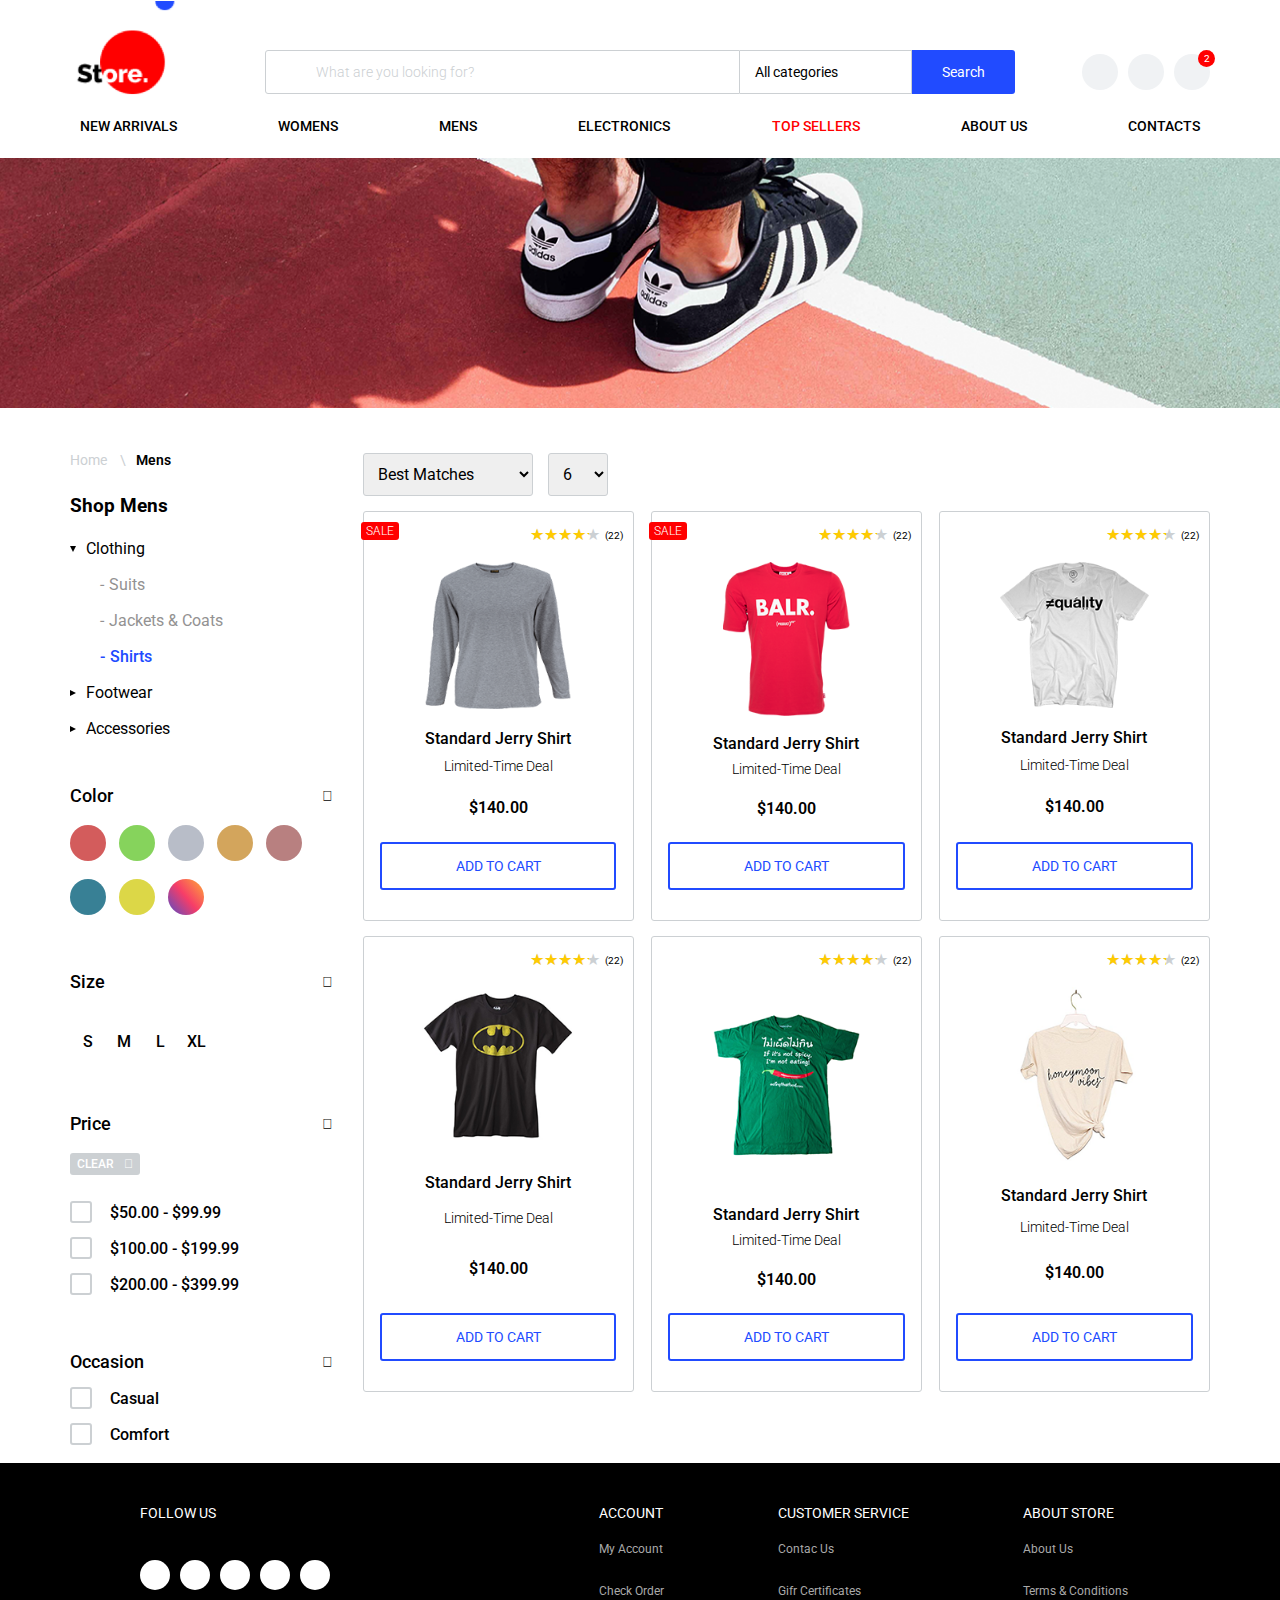
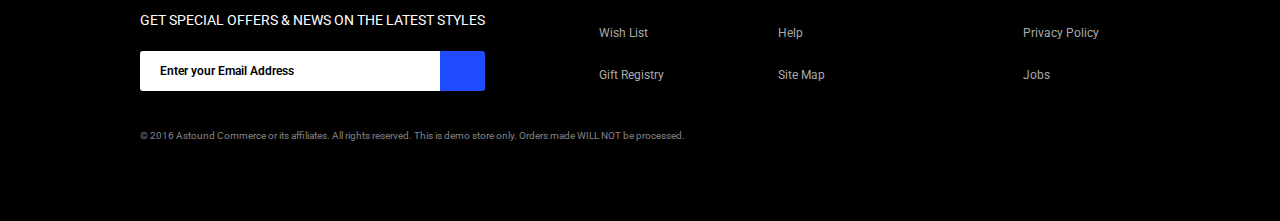
<file: homework 2/index.html>
<!doctype html>
<html lang="en">

<head>
    <meta charset="UTF-8">
    <meta name="viewport" content="width=device-width, user-scalable=no, initial-scale=1.0, maximum-scale=1.0, minimum-scale=1.0">
    <meta http-equiv="X-UA-Compatible" content="ie=edge">
    <title>Bootcamp store</title>
    <link rel="stylesheet" href="https://use.fontawesome.com/releases/v5.4.2/css/all.css" integrity="sha384-/rXc/GQVaYpyDdyxK+ecHPVYJSN9bmVFBvjA/9eOB+pb3F2w2N6fc5qB9Ew5yIns" crossorigin="anonymous">
    <link rel="stylesheet" href="css/bootstrap-grid.css">
    <link rel="stylesheet" href="css/style.css">
</head>

<body>
    <header class="header">
        <div class="container">
            <a href="#" class="header__logo"></a>
            <div class="row">
                <div class="col-xs-offset-2 col-sm-7 col-lg-8">
                    <form action="" class="header__search">
                        <i class="fas fa-search header__search-icon"></i>
                        <input class="header__search-input" type="search" placeholder="What are you looking for?">
                        <div class="header__search-dropdown">
                            <span>All categories</span>
                            <i class="fas fa-caret-down"></i>
                        </div>
                        <button class="primary-btn header__search-btn">Search</button>
                    </form>
                </div>
                <div class="col-sm-3 col-lg-2">
                    <ul class="header__user-nav">
                        <li class="header__user-nav-item">
                            <a class="header__user-nav-link" href="#">
                                <i class="fas fa-map-marker-alt"></i>
                            </a>
                        </li>
                        <li class="header__user-nav-item">
                            <a class="header__user-nav-link" href="#">
                                <i class="fas fa-user"></i>
                            </a>
                        </li>
                        <li class="header__user-nav-item header__user-nav-item--cart">
                            <div class="header__user-nav-link">
                                <i class="fas fa-shopping-cart"></i>
                                <div class="header__user-nav-item-badge">2</div>
                            </div>

                            <div class="mini-cart">
                                <div class="mini-cart__message">Your cart</div>
                                <ul class="mini-cart__product-list">
                                    <li class="mini-cart__product-item">
                                        <div class="mini-cart__product-image">
                                            <img src="img/img1.png" alt="mini cart image">
                                        </div>
                                        <div class="mini-cart__product-info">
                                            <a href="#" class="mini-cart__product-name">Shimmer blouse</a>
                                            <div class="mini-cart__product-info-item">
                                                <span>Color:</span>
                                                <span>Black</span>
                                            </div>
                                            <div class="mini-cart__product-info-item">
                                                <span>Size:</span>
                                                <span>XL</span>
                                            </div>
                                            <div class="mini-cart__product-info-item">
                                                <span>QTY:</span>
                                                <span>1</span>
                                            </div>
                                            <div class="mini-cart__product-price">$85.00</div>
                                        </div>
                                    </li>
                                </ul>
                                <div class="mini-cart__controls">
                                    <div class="mini-cart__controls-total">
                                        <div class="mini-cart__controls-price-title">Order Subtotal:</div>
                                        <div class="mini-cart__controls-price">$85.00</div>
                                    </div>
                                    <a href="#" class="primary-btn mini-cart__controls-link">
                                        View cart
                                    </a>
                                    <a href="#" class="mini-cart__controls-link mini-cart__controls-link--secondary">
                                        Checkout
                                    </a>
                                </div>
                            </div>
                        </li>
                    </ul>
                </div>
            </div>

            <div class="row">
                <div class="col-sm-12">
                    <nav class="header__nav">
                        <ul class="header__nav-list">
                            <li class="header__nav-item">
                                <a href="#" class="header__nav-item-link">New arrivals</a>
                            </li>
                            <li class="header__nav-item">
                                <a href="#" class="header__nav-item-link">Womens</a>
                            </li>
                            <li class="header__nav-item">
                                <a href="#" class="header__nav-item-link">Mens</a>
                            </li>
                            <li class="header__nav-item">
                                <a href="#" class="header__nav-item-link">Electronics</a>
                            </li>
                            <li class="header__nav-item active">
                                <a href="#" class="header__nav-item-link">Top sellers</a>
                            </li>
                            <li class="header__nav-item">
                                <a href="#" class="header__nav-item-link">About us</a>
                            </li>
                            <li class="header__nav-item">
                                <a href="#" class="header__nav-item-link">Contacts</a>
                            </li>
                        </ul>
                    </nav>
                </div>
            </div>
        </div>
    </header>
    <div class="banner"></div>
    <div class="container">
        <div class="row">
            <aside class="col-sm-3">
                <ul class="breadcrumbs">
                    <li class="breadcrumbs__item">
                        <a class="breadcrumbs__item-link" href="#">Home</a>
                    </li>
                    <li class="breadcrumbs__item">Mens</li>
                </ul>

                <div class="left-nav">
                    <h3 class="left-nav__current-category">Shop mens</h3>
                    <ul class="left-nav__list">
                        <li class="left-nav__list-item opened">
                            <span class="left-nav__list-name">Clothing</span>
                            <ul class="left-nav__sublist">
                                <li class="left-nav__sublist-item">
                                    <a href="#" class="left-nav__sublist-link">Suits</a>
                                </li>
                                <li class="left-nav__sublist-item">
                                    <a href="#" class="left-nav__sublist-link">Jackets & Coats</a>
                                </li>
                                <li class="left-nav__sublist-item active">
                                    <a href="#" class="left-nav__sublist-link">Shirts</a>
                                </li>
                            </ul>
                        </li>
                        <li class="left-nav__list-item">
                            <span class="left-nav__list-name">Footwear</span>
                        </li>
                        <li class="left-nav__list-item">
                            <span class="left-nav__list-name">Accessories</span>
                        </li>
                    </ul>
                </div>

                <div class="filters">
                    <ul class="filters__list">
                        <li class="filters__list-item opened">
                            <span class="filters__list-name">Color</span>
                            <ul class="filters__sublist filters__list-colors">
                                <li class="filters__color-swatch red-color">
                                    <a href="#" class="filters__color-swatch-link"></a>
                                </li>

                                <li class="filters__color-swatch green-color">
                                    <a href="#" class="filters__color-swatch-link"></a>
                                </li>

                                <li class="filters__color-swatch gray-color">
                                    <a href="#" class="filters__color-swatch-link"></a>
                                </li>

                                <li class="filters__color-swatch gold-color">
                                    <a href="#" class="filters__color-swatch-link"></a>
                                </li>

                                <li class="filters__color-swatch rose-color">
                                    <a href="#" class="filters__color-swatch-link"></a>
                                </li>

                                <li class="filters__color-swatch aqua-color">
                                    <a href="#" class="filters__color-swatch-link"></a>
                                </li>

                                <li class="filters__color-swatch yellow-color">
                                    <a href="#" class="filters__color-swatch-link"></a>
                                </li>

                                <li class="filters__color-swatch multicolored">
                                    <a href="#" class="filters__color-swatch-link"></a>
                                </li>
                            </ul>
                        </li>
                        <li class="filters__list-item opened">
                            <span class="filters__list-name">Size</span>
                            <ul class="filters__sublist">
                                <li class="filters__size-swatch">
                                    <a href="#" class="filters__size-swatch-link">S</a>
                                </li>

                                <li class="filters__size-swatch">
                                    <a href="#" class="filters__size-swatch-link">M</a>
                                </li>

                                <li class="filters__size-swatch">
                                    <a href="#" class="filters__size-swatch-link">L</a>
                                </li>

                                <li class="filters__size-swatch">
                                    <a href="#" class="filters__size-swatch-link">XL</a>
                                </li>
                            </ul>
                        </li>
                        <li class="filters__list-item opened">
                            <span class="filters__list-name">Price</span>

                            <a href="#" class="filters__clear-btn">Clear</a>

                            <ul class="filters__sublist">
                                <li class="filters__checkbox-item">
                                    <label class="checkbox-container">
                                        $50.00 - $99.99
                                        <input class="primary-checkbox" type="checkbox" value="50-100">
                                        <span class="checkbox-mark"></span>
                                    </label>
                                </li>
                                <li class="filters__checkbox-item">
                                    <label class="checkbox-container">
                                        $100.00 - $199.99
                                        <input class="primary-checkbox" type="checkbox" value="100-200">
                                        <span class="checkbox-mark"></span>
                                    </label>
                                </li>
                                <li class="filters__checkbox-item">
                                    <label class="checkbox-container">
                                        $200.00 - $399.99
                                        <input class="primary-checkbox" type="checkbox" value="200-400">
                                        <span class="checkbox-mark"></span>
                                    </label>
                                </li>
                            </ul>
                        </li>
                        <li class="filters__list-item opened">
                            <span class="filters__list-name">Occasion</span>
                            <ul class="filters__sublist">
                                <li class="filters__checkbox-item">
                                    <label class="checkbox-container">
                                        Casual
                                        <input class="primary-checkbox" type="checkbox" value="casual">
                                        <span class="checkbox-mark"></span>
                                    </label>
                                </li>
                                <li class="filters__checkbox-item">
                                    <label class="checkbox-container">
                                        Comfort
                                        <input class="primary-checkbox" type="checkbox" value="comfort">
                                        <span class="checkbox-mark"></span>
                                    </label>
                                </li>
                            </ul>
                        </li>
                    </ul>
                </div>
            </aside>
            <section class="col-sm-9">
                <div class="control-panel">
                    <div class="control-panel__wrap">
                        <div class="control-panel__select-wrap">
                            <label>
                                <select class="control-panel__select" name="sort-by" id="sort-by">
                                    <option value="0">Best Matches</option>
                                    <option value="1">Price: Low to High</option>
                                    <option value="2">Price: High to Low</option>
                                </select>
                            </label>
                        </div>
                        <div class="control-panel__select-wrap">
                            <label>
                                <select class="control-panel__select" name="items-per-page" id="items-per-page">
                                    <option value="6">6</option>
                                    <option value="12">12</option>
                                    <option value="18">18</option>
                                </select>
                            </label>
                        </div>
                    </div>
                    <div class="control-panel__toggle-view">
                        <button type="button" class="control-panel__toggle-view-btn active">
                            <i class="fas fa-th"></i>
                        </button>
                        <button type="button" class="control-panel__toggle-view-btn">
                            <i class="fas fa-list"></i>
                        </button>
                    </div>
                </div>
                <ul class="product-list">
                    <li class="product-item">
                        <div class="product-item__badge">Sale</div>
                        <div class="product-item__rating">
                            <div class="product-item__rating-wrap">
                                <div class="product-item__rating--off">★★★★★</div>
                                <div class="product-item__rating--on" style="width: 85%">★★★★★</div>
                            </div>
                            <span class="product-item__rating-count">22</span>
                        </div>
                        <div class="product-item__image">
                            <img src="img/img1.png" alt="product image">
                        </div>
                        <a href="#" class="product-item__name">Standard Jerry shirt</a>
                        <span class="product-item__promotion">Limited-time deal</span>
                        <div class="product-item__price">$140.00</div>
                        <button type="button" class="primary-btn product-item__add-btn">Add to cart</button>
                    </li>
                    <li class="product-item">
                        <div class="product-item__badge">Sale</div>
                        <div class="product-item__rating">
                            <div class="product-item__rating-wrap">
                                <div class="product-item__rating--off">★★★★★</div>
                                <div class="product-item__rating--on" style="width: 85%">★★★★★</div>
                            </div>
                            <span class="product-item__rating-count">22</span>
                        </div>
                        <div class="product-item__image">
                            <img src="img/img2.png" alt="product image">
                        </div>
                        <a href="#" class="product-item__name">Standard Jerry shirt</a>
                        <span class="product-item__promotion">Limited-time deal</span>
                        <div class="product-item__price">$140.00</div>
                        <button type="button" class="primary-btn product-item__add-btn">Add to cart</button>
                    </li>
                    <li class="product-item">
                        <div class="product-item__rating">
                            <div class="product-item__rating-wrap">
                                <div class="product-item__rating--off">★★★★★</div>
                                <div class="product-item__rating--on" style="width: 85%">★★★★★</div>
                            </div>
                            <span class="product-item__rating-count">22</span>
                        </div>
                        <div class="product-item__image">
                            <img src="img/img3.png" alt="product image">
                        </div>
                        <a href="#" class="product-item__name">Standard Jerry shirt</a>
                        <span class="product-item__promotion">Limited-time deal</span>
                        <div class="product-item__price">$140.00</div>
                        <button type="button" class="primary-btn product-item__add-btn">Add to cart</button>
                    </li>
                    <li class="product-item">
                        <div class="product-item__rating">
                            <div class="product-item__rating-wrap">
                                <div class="product-item__rating--off">★★★★★</div>
                                <div class="product-item__rating--on" style="width: 85%">★★★★★</div>
                            </div>
                            <span class="product-item__rating-count">22</span>
                        </div>
                        <div class="product-item__image">
                            <img src="img/img4.png" alt="product image">
                        </div>
                        <a href="#" class="product-item__name">Standard Jerry shirt</a>
                        <span class="product-item__promotion">Limited-time deal</span>
                        <div class="product-item__price">$140.00</div>
                        <button type="button" class="primary-btn product-item__add-btn">Add to cart</button>
                    </li>
                    <li class="product-item">
                        <div class="product-item__rating">
                            <div class="product-item__rating-wrap">
                                <div class="product-item__rating--off">★★★★★</div>
                                <div class="product-item__rating--on" style="width: 85%">★★★★★</div>
                            </div>
                            <span class="product-item__rating-count">22</span>
                        </div>
                        <div class="product-item__image">
                            <img src="img/img5.png" alt="product image">
                        </div>
                        <a href="#" class="product-item__name">Standard Jerry shirt</a>
                        <span class="product-item__promotion">Limited-time deal</span>
                        <div class="product-item__price">$140.00</div>
                        <button type="button" class="primary-btn product-item__add-btn">Add to cart</button>
                    </li>
                    <li class="product-item">
                        <div class="product-item__rating">
                            <div class="product-item__rating-wrap">
                                <div class="product-item__rating--off">★★★★★</div>
                                <div class="product-item__rating--on" style="width: 85%">★★★★★</div>
                            </div>
                            <span class="product-item__rating-count">22</span>
                        </div>
                        <div class="product-item__image">
                            <img src="img/img6.png" alt="product image">
                        </div>
                        <a href="#" class="product-item__name">Standard Jerry shirt</a>
                        <span class="product-item__promotion">Limited-time deal</span>
                        <div class="product-item__price">$140.00</div>
                        <button type="button" class="primary-btn product-item__add-btn">Add to cart</button>
                    </li>
                </ul>
            </section>
        </div>
    </div>
    <footer>
        <div class="footer-wrap__element">
            <div class="footer-main__block">
                <div class="footer-item__block">
                    <h5 class="footer-item__block-header">Follow us</h5>
                    <div class="footer-icons__block">
                        <div class="footer-icon__item"><i class="fab fa-facebook-f"></i></div>
                        <div class="footer-icon__item"><i class="fab fa-twitter"></i></div>
                        <div class="footer-icon__item"><i class="fab fa-google-plus-g"></i></div>
                        <div class="footer-icon__item"><i class="fab fa-instagram"></i></div>
                        <div class="footer-icon__item"><i class="fab fa-linkedin"></i></div>
                    </div>
                    <h5 class="footer-item__block-header">Get special offers & news on the latest styles</h5>
                    <div class="footer-email__item">
                        <input type="email" class="footer-email__item-input" placeholder="Enter your Email Address">
                        <button class="footer-email__item-btn"><i class="fab fa-telegram-plane"></i></button>
                    </div>
                </div>
                <div class="footer-item__block">
                    <h5 class="footer-item__block-header">Account</h5>
                    <ul class="footer-item__block-list">
                        <li>My Account</li>
                        <li>Check Order</li>
                        <li>Wish List</li>
                        <li>Gift Registry</li>
                    </ul>
                </div>
                <div class="footer-item__block">
                    <h5 class="footer-item__block-header">Customer Service</h5>
                    <ul class="footer-item__block-list">
                        <li>Contac Us</li>
                        <li>Gifr Certificates</li>
                        <li>Help</li>
                        <li>Site Map</li>
                    </ul>
                </div>
                <div class="footer-item__block">
                    <h5 class="footer-item__block-header">About Store</h5>
                    <ul class="footer-item__block-list">
                        <li>About Us</li>
                        <li>Terms & Conditions</li>
                        <li>Privacy Policy</li>
                        <li>Jobs</li>
                    </ul>
                </div>
            </div>
            <div class="footer-item__reserved">
                <p>
                    © 2016 Astound Commerce or its affiliates. All rights reserved. This is demo store only. Orders made WILL NOT be processed.
                </p>
            </div>
        </div>
    </footer>
</body>

</html>
</file>
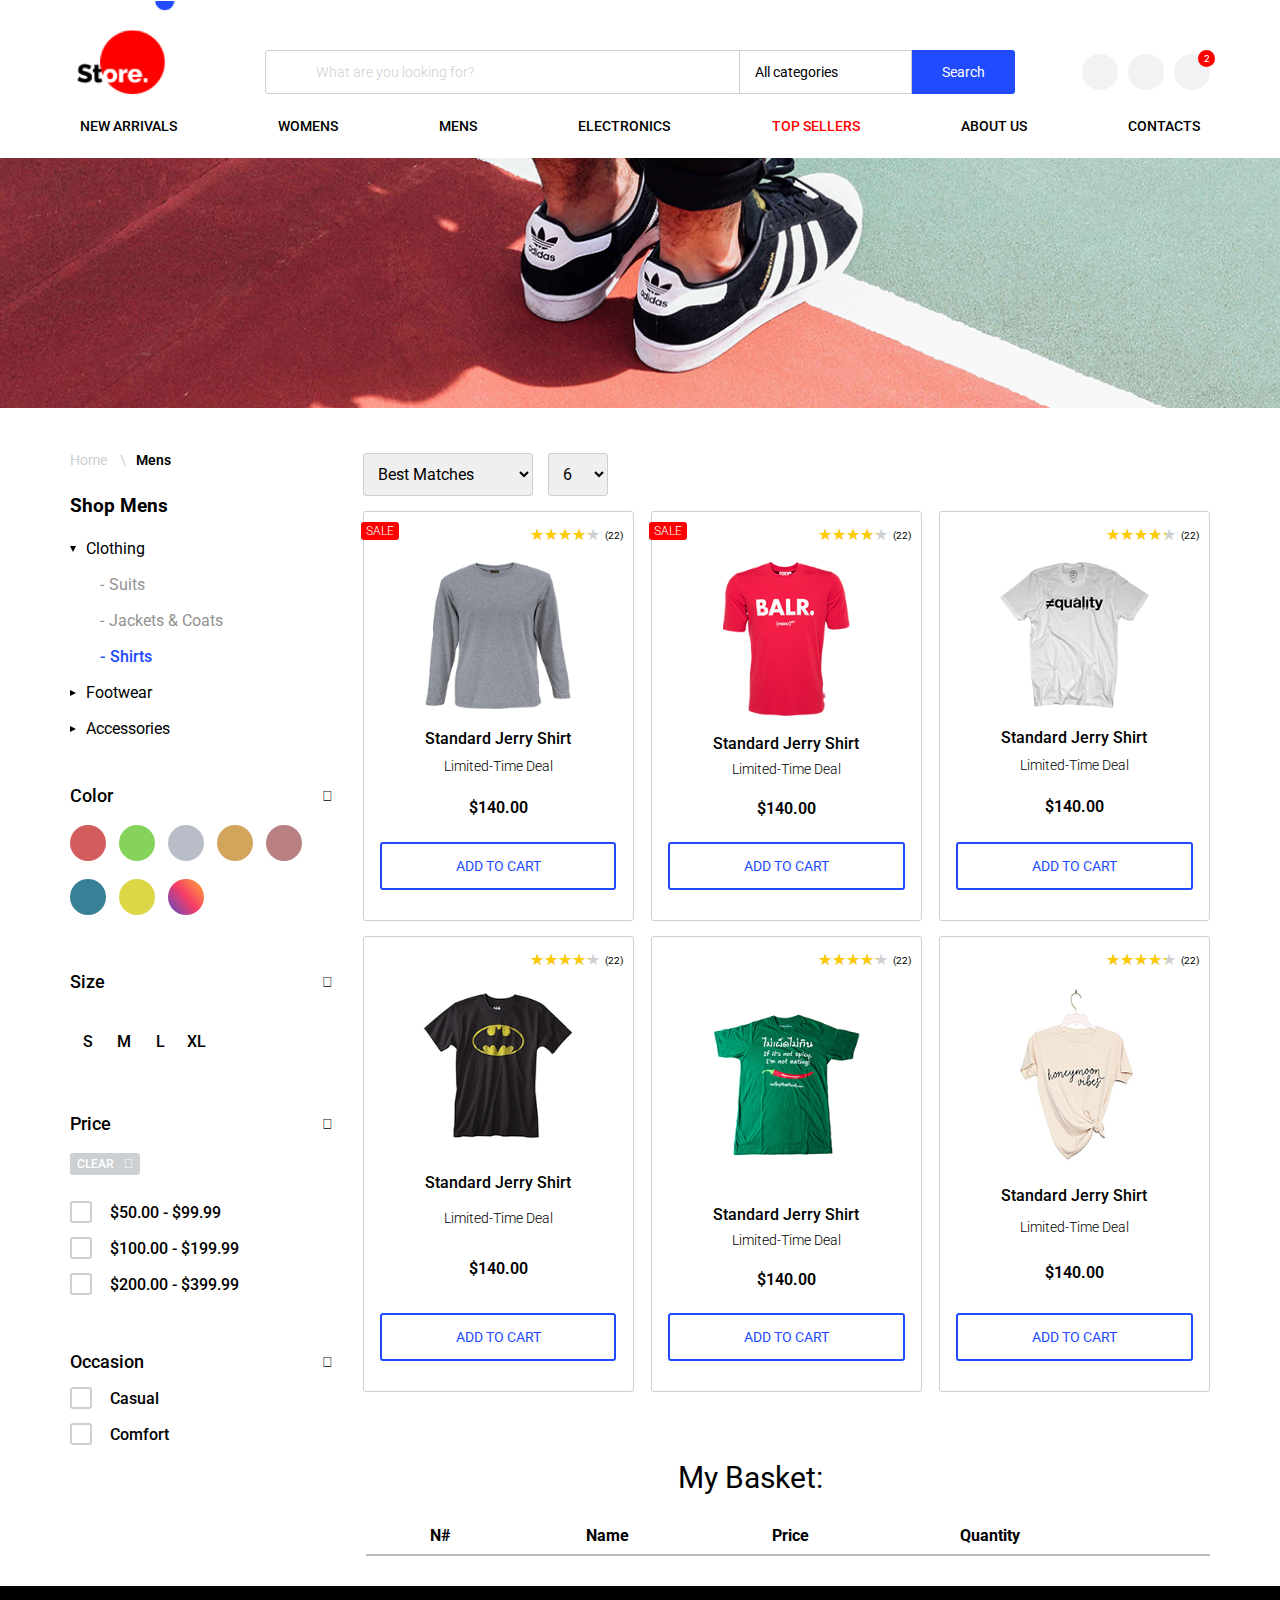
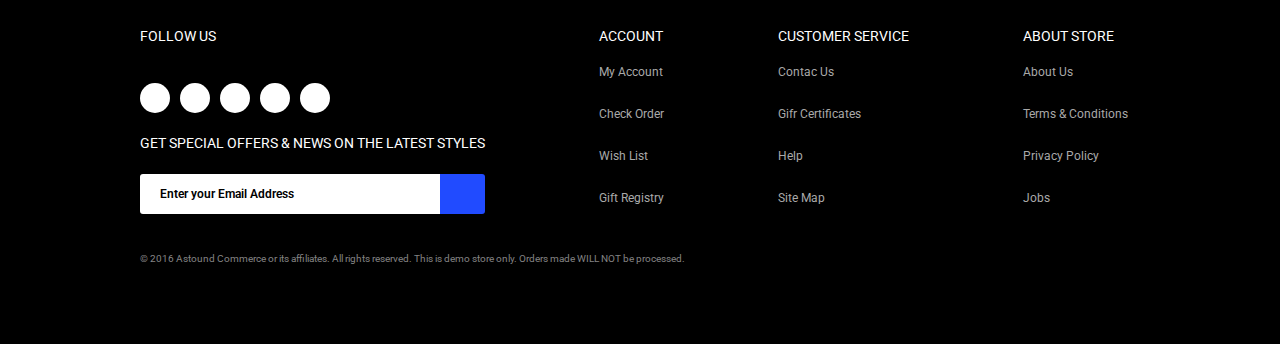
<file: Homework 5/index.html>
<!doctype html>
<html lang="en">

<head>
    <meta charset="UTF-8">
    <meta name="viewport" content="width=device-width, user-scalable=no, initial-scale=1.0, maximum-scale=1.0, minimum-scale=1.0">
    <meta http-equiv="X-UA-Compatible" content="ie=edge">
    <title>Bootcamp store</title>
    <link rel="stylesheet" href="https://use.fontawesome.com/releases/v5.4.2/css/all.css" integrity="sha384-/rXc/GQVaYpyDdyxK+ecHPVYJSN9bmVFBvjA/9eOB+pb3F2w2N6fc5qB9Ew5yIns" crossorigin="anonymous">
    <link rel="stylesheet" href="css/bootstrap-grid.css">
    <link rel="stylesheet" href="css/style.css">
</head>

<body>
    <header class="header">
        <div class="container">
            <a href="#" class="header__logo"></a>
            <div class="row">
                <div class="col-xs-offset-2 col-sm-7 col-lg-8">
                    <form action="" class="header__search">
                        <i class="fas fa-search header__search-icon"></i>
                        <input class="header__search-input" type="search" placeholder="What are you looking for?">
                        <div class="header__search-dropdown">
                            <span>All categories</span>
                            <i class="fas fa-caret-down"></i>
                        </div>
                        <button class="primary-btn header__search-btn">Search</button>
                    </form>
                </div>
                <div class="col-sm-3 col-lg-2">
                    <ul class="header__user-nav">
                        <li class="header__user-nav-item">
                            <a class="header__user-nav-link" href="#">
                                <i class="fas fa-map-marker-alt"></i>
                            </a>
                        </li>
                        <li class="header__user-nav-item">
                            <a class="header__user-nav-link" href="#">
                                <i class="fas fa-user"></i>
                            </a>
                        </li>
                        <li class="header__user-nav-item header__user-nav-item--cart">
                            <div class="header__user-nav-link">
                                <i class="fas fa-shopping-cart"></i>
                                <div class="header__user-nav-item-badge">2</div>
                            </div>

                            <div class="mini-cart">
                                <div class="mini-cart__message">Your cart</div>
                                <ul class="mini-cart__product-list">
                                    <li class="mini-cart__product-item">
                                        <div class="mini-cart__product-image">
                                            <img src="img/img1.png" alt="mini cart image">
                                        </div>
                                        <div class="mini-cart__product-info">
                                            <a href="#" class="mini-cart__product-name">Shimmer blouse</a>
                                            <div class="mini-cart__product-info-item">
                                                <span>Color:</span>
                                                <span>Black</span>
                                            </div>
                                            <div class="mini-cart__product-info-item">
                                                <span>Size:</span>
                                                <span>XL</span>
                                            </div>
                                            <div class="mini-cart__product-info-item">
                                                <span>QTY:</span>
                                                <span>1</span>
                                            </div>
                                            <div class="mini-cart__product-price">$85.00</div>
                                        </div>
                                    </li>
                                </ul>
                                <div class="mini-cart__controls">
                                    <div class="mini-cart__controls-total">
                                        <div class="mini-cart__controls-price-title">Order Subtotal:</div>
                                        <div class="mini-cart__controls-price">$85.00</div>
                                    </div>
                                    <a href="#" class="primary-btn mini-cart__controls-link">
                                        View cart
                                    </a>
                                    <a href="#" class="mini-cart__controls-link mini-cart__controls-link--secondary">
                                        Checkout
                                    </a>
                                </div>
                            </div>
                        </li>
                    </ul>
                </div>
            </div>

            <div class="row">
                <div class="col-sm-12">
                    <nav class="header__nav">
                        <ul class="header__nav-list">
                            <li class="header__nav-item">
                                <a href="#" class="header__nav-item-link">New arrivals</a>
                            </li>
                            <li class="header__nav-item">
                                <a href="#" class="header__nav-item-link">Womens</a>
                            </li>
                            <li class="header__nav-item">
                                <a href="#" class="header__nav-item-link">Mens</a>
                            </li>
                            <li class="header__nav-item">
                                <a href="#" class="header__nav-item-link">Electronics</a>
                            </li>
                            <li class="header__nav-item active">
                                <a href="#" class="header__nav-item-link">Top sellers</a>
                            </li>
                            <li class="header__nav-item">
                                <a href="#" class="header__nav-item-link">About us</a>
                            </li>
                            <li class="header__nav-item">
                                <a href="#" class="header__nav-item-link">Contacts</a>
                            </li>
                        </ul>
                    </nav>
                </div>
            </div>
        </div>
    </header>
    <div class="banner"></div>
    <div class="container">
        <div class="row">
            <aside class="col-sm-3">
                <ul class="breadcrumbs">
                    <li class="breadcrumbs__item">
                        <a class="breadcrumbs__item-link" href="#">Home</a>
                    </li>
                    <li class="breadcrumbs__item">Mens</li>
                </ul>

                <div class="left-nav">
                    <h3 class="left-nav__current-category">Shop mens</h3>
                    <ul class="left-nav__list">
                        <li class="left-nav__list-item opened">
                            <span class="left-nav__list-name">Clothing</span>
                            <ul class="left-nav__sublist">
                                <li class="left-nav__sublist-item">
                                    <a href="#" class="left-nav__sublist-link">Suits</a>
                                </li>
                                <li class="left-nav__sublist-item">
                                    <a href="#" class="left-nav__sublist-link">Jackets & Coats</a>
                                </li>
                                <li class="left-nav__sublist-item active">
                                    <a href="#" class="left-nav__sublist-link">Shirts</a>
                                </li>
                            </ul>
                        </li>
                        <li class="left-nav__list-item">
                            <span class="left-nav__list-name">Footwear</span>
                        </li>
                        <li class="left-nav__list-item">
                            <span class="left-nav__list-name">Accessories</span>
                        </li>
                    </ul>
                </div>

                <div class="filters">
                    <ul class="filters__list">
                        <li class="filters__list-item opened">
                            <span class="filters__list-name">Color</span>
                            <ul class="filters__sublist filters__list-colors">
                                <li class="filters__color-swatch red-color">
                                    <a href="#" class="filters__color-swatch-link"></a>
                                </li>

                                <li class="filters__color-swatch green-color">
                                    <a href="#" class="filters__color-swatch-link"></a>
                                </li>

                                <li class="filters__color-swatch gray-color">
                                    <a href="#" class="filters__color-swatch-link"></a>
                                </li>

                                <li class="filters__color-swatch gold-color">
                                    <a href="#" class="filters__color-swatch-link"></a>
                                </li>

                                <li class="filters__color-swatch rose-color">
                                    <a href="#" class="filters__color-swatch-link"></a>
                                </li>

                                <li class="filters__color-swatch aqua-color">
                                    <a href="#" class="filters__color-swatch-link"></a>
                                </li>

                                <li class="filters__color-swatch yellow-color">
                                    <a href="#" class="filters__color-swatch-link"></a>
                                </li>

                                <li class="filters__color-swatch multicolored">
                                    <a href="#" class="filters__color-swatch-link"></a>
                                </li>
                            </ul>
                        </li>
                        <li class="filters__list-item opened">
                            <span class="filters__list-name">Size</span>
                            <ul class="filters__sublist">
                                <li class="filters__size-swatch">
                                    <a href="#" class="filters__size-swatch-link">S</a>
                                </li>

                                <li class="filters__size-swatch">
                                    <a href="#" class="filters__size-swatch-link">M</a>
                                </li>

                                <li class="filters__size-swatch">
                                    <a href="#" class="filters__size-swatch-link">L</a>
                                </li>

                                <li class="filters__size-swatch">
                                    <a href="#" class="filters__size-swatch-link">XL</a>
                                </li>
                            </ul>
                        </li>
                        <li class="filters__list-item opened">
                            <span class="filters__list-name">Price</span>

                            <a href="#" class="filters__clear-btn">Clear</a>

                            <ul class="filters__sublist">
                                <li class="filters__checkbox-item">
                                    <label class="checkbox-container">
                                        $50.00 - $99.99
                                        <input class="primary-checkbox" type="checkbox" value="50-100">
                                        <span class="checkbox-mark"></span>
                                    </label>
                                </li>
                                <li class="filters__checkbox-item">
                                    <label class="checkbox-container">
                                        $100.00 - $199.99
                                        <input class="primary-checkbox" type="checkbox" value="100-200">
                                        <span class="checkbox-mark"></span>
                                    </label>
                                </li>
                                <li class="filters__checkbox-item">
                                    <label class="checkbox-container">
                                        $200.00 - $399.99
                                        <input class="primary-checkbox" type="checkbox" value="200-400">
                                        <span class="checkbox-mark"></span>
                                    </label>
                                </li>
                            </ul>
                        </li>
                        <li class="filters__list-item opened">
                            <span class="filters__list-name">Occasion</span>
                            <ul class="filters__sublist">
                                <li class="filters__checkbox-item">
                                    <label class="checkbox-container">
                                        Casual
                                        <input class="primary-checkbox" type="checkbox" value="casual">
                                        <span class="checkbox-mark"></span>
                                    </label>
                                </li>
                                <li class="filters__checkbox-item">
                                    <label class="checkbox-container">
                                        Comfort
                                        <input class="primary-checkbox" type="checkbox" value="comfort">
                                        <span class="checkbox-mark"></span>
                                    </label>
                                </li>
                            </ul>
                        </li>
                    </ul>
                </div>
            </aside>
            <section class="col-sm-9">
                <div class="control-panel">
                    <div class="control-panel__wrap">
                        <div class="control-panel__select-wrap">
                            <label>
                                <select class="control-panel__select" name="sort-by" id="sort-by">
                                    <option value="0">Best Matches</option>
                                    <option value="1">Price: Low to High</option>
                                    <option value="2">Price: High to Low</option>
                                </select>
                            </label>
                        </div>
                        <div class="control-panel__select-wrap">
                            <label>
                                <select class="control-panel__select" name="items-per-page" id="items-per-page">
                                    <option value="6">6</option>
                                    <option value="12">12</option>
                                    <option value="18">18</option>
                                </select>
                            </label>
                        </div>
                    </div>
                    <div class="control-panel__toggle-view">
                        <button type="button" class="control-panel__toggle-view-btn active">
                            <i class="fas fa-th"></i>
                        </button>
                        <button type="button" class="control-panel__toggle-view-btn">
                            <i class="fas fa-list"></i>
                        </button>
                    </div>
                </div>
                <ul class="product-list">
                    <li class="product-item">
                        <div class="product-item__badge">Sale</div>
                        <div class="product-item__rating">
                            <div class="product-item__rating-wrap">
                                <div class="product-item__rating--off">★★★★★</div>
                                <div class="product-item__rating--on" style="width: 85%">★★★★★</div>
                            </div>
                            <span class="product-item__rating-count">22</span>
                        </div>
                        <div class="product-item__image">
                            <img src="img/img1.png" alt="product image">
                        </div>
                        <a href="#" class="product-item__name">Standard Jerry shirt</a>
                        <span class="product-item__promotion">Limited-time deal</span>
                        <div class="product-item__price">$140.00</div>
                        <button type="button" class="primary-btn product-item__add-btn" data-product-id="1">Add to cart</button>
                    </li>
                    <li class="product-item">
                        <div class="product-item__badge">Sale</div>
                        <div class="product-item__rating">
                            <div class="product-item__rating-wrap">
                                <div class="product-item__rating--off">★★★★★</div>
                                <div class="product-item__rating--on" style="width: 85%">★★★★★</div>
                            </div>
                            <span class="product-item__rating-count">22</span>
                        </div>
                        <div class="product-item__image">
                            <img src="img/img2.png" alt="product image">
                        </div>
                        <a href="#" class="product-item__name">Standard Jerry shirt</a>
                        <span class="product-item__promotion">Limited-time deal</span>
                        <div class="product-item__price">$140.00</div>
                        <button type="button" class="primary-btn product-item__add-btn" data-product-id="2">Add to cart</button>
                    </li>
                    <li class="product-item">
                        <div class="product-item__rating">
                            <div class="product-item__rating-wrap">
                                <div class="product-item__rating--off">★★★★★</div>
                                <div class="product-item__rating--on" style="width: 85%">★★★★★</div>
                            </div>
                            <span class="product-item__rating-count">22</span>
                        </div>
                        <div class="product-item__image">
                            <img src="img/img3.png" alt="product image">
                        </div>
                        <a href="#" class="product-item__name">Standard Jerry shirt</a>
                        <span class="product-item__promotion">Limited-time deal</span>
                        <div class="product-item__price">$140.00</div>
                        <button type="button" class="primary-btn product-item__add-btn" data-product-id="3">Add to cart</button>
                    </li>
                    <li class="product-item">
                        <div class="product-item__rating">
                            <div class="product-item__rating-wrap">
                                <div class="product-item__rating--off">★★★★★</div>
                                <div class="product-item__rating--on" style="width: 85%">★★★★★</div>
                            </div>
                            <span class="product-item__rating-count">22</span>
                        </div>
                        <div class="product-item__image">
                            <img src="img/img4.png" alt="product image">
                        </div>
                        <a href="#" class="product-item__name">Standard Jerry shirt</a>
                        <span class="product-item__promotion">Limited-time deal</span>
                        <div class="product-item__price">$140.00</div>
                        <button type="button" class="primary-btn product-item__add-btn" data-product-id="4">Add to cart</button>
                    </li>
                    <li class="product-item">
                        <div class="product-item__rating">
                            <div class="product-item__rating-wrap">
                                <div class="product-item__rating--off">★★★★★</div>
                                <div class="product-item__rating--on" style="width: 85%">★★★★★</div>
                            </div>
                            <span class="product-item__rating-count">22</span>
                        </div>
                        <div class="product-item__image">
                            <img src="img/img5.png" alt="product image">
                        </div>
                        <a href="#" class="product-item__name">Standard Jerry shirt</a>
                        <span class="product-item__promotion">Limited-time deal</span>
                        <div class="product-item__price">$140.00</div>
                        <button type="button" class="primary-btn product-item__add-btn" data-product-id="0">Add to cart</button>
                    </li>
                    <li class="product-item">
                        <div class="product-item__rating">
                            <div class="product-item__rating-wrap">
                                <div class="product-item__rating--off">★★★★★</div>
                                <div class="product-item__rating--on" style="width: 85%">★★★★★</div>
                            </div>
                            <span class="product-item__rating-count">22</span>
                        </div>
                        <div class="product-item__image">
                            <img src="img/img6.png" alt="product image">
                        </div>
                        <a href="#" class="product-item__name">Standard Jerry shirt</a>
                        <span class="product-item__promotion">Limited-time deal</span>
                        <div class="product-item__price">$140.00</div>
                        <button type="button" class="primary-btn product-item__add-btn" data-product-id="6">Add to cart</button>
                    </li>
                </ul>
            </section>
        </div>
    </div>
    <div class="container">
        <div class="product-basket">
            <table class="product-basket__table">
                <caption>My Basket:</caption>
                <tbody class="product-basket__table-body">
                    <tr class="product-basket__head">
                        <th>N#</th>
                        <th>Name</th>
                        <th>Price</th>
                        <th>Quantity</th>
                        <th></th>
                    </tr>
                </tbody>
            </table>
        </div>
    </div>
    </div>
    <footer>
        <div class="footer-wrap__element">
            <div class="footer-main__block">
                <div class="footer-item__block">
                    <h5 class="footer-item__block-header">Follow us</h5>
                    <div class="footer-icons__block">
                        <div class="footer-icon__item"><i class="fab fa-facebook-f"></i></div>
                        <div class="footer-icon__item"><i class="fab fa-twitter"></i></div>
                        <div class="footer-icon__item"><i class="fab fa-google-plus-g"></i></div>
                        <div class="footer-icon__item"><i class="fab fa-instagram"></i></div>
                        <div class="footer-icon__item"><i class="fab fa-linkedin"></i></div>
                    </div>
                    <h5 class="footer-item__block-header">Get special offers & news on the latest styles</h5>
                    <div class="footer-email__item">
                        <input type="email" class="footer-email__item-input" placeholder="Enter your Email Address">
                        <button class="footer-email__item-btn"><i class="fab fa-telegram-plane"></i></button>
                    </div>
                </div>
                <div class="footer-item__block">
                    <h5 class="footer-item__block-header">Account</h5>
                    <ul class="footer-item__block-list">
                        <li>My Account</li>
                        <li>Check Order</li>
                        <li>Wish List</li>
                        <li>Gift Registry</li>
                    </ul>
                </div>
                <div class="footer-item__block">
                    <h5 class="footer-item__block-header">Customer Service</h5>
                    <ul class="footer-item__block-list">
                        <li>Contac Us</li>
                        <li>Gifr Certificates</li>
                        <li>Help</li>
                        <li>Site Map</li>
                    </ul>
                </div>
                <div class="footer-item__block">
                    <h5 class="footer-item__block-header">About Store</h5>
                    <ul class="footer-item__block-list">
                        <li>About Us</li>
                        <li>Terms & Conditions</li>
                        <li>Privacy Policy</li>
                        <li>Jobs</li>
                    </ul>
                </div>
            </div>
            <div class="footer-item__reserved">
                <p>
                    © 2016 Astound Commerce or its affiliates. All rights reserved. This is demo store only. Orders made WILL NOT be processed.
                </p>
            </div>
        </div>
    </footer>
    <script src='https://ajax.googleapis.com/ajax/libs/jquery/3.5.1/jquery.min.js'>
    </script>
    <script src="js/script.js"></script>
</body>

</html>
</file>
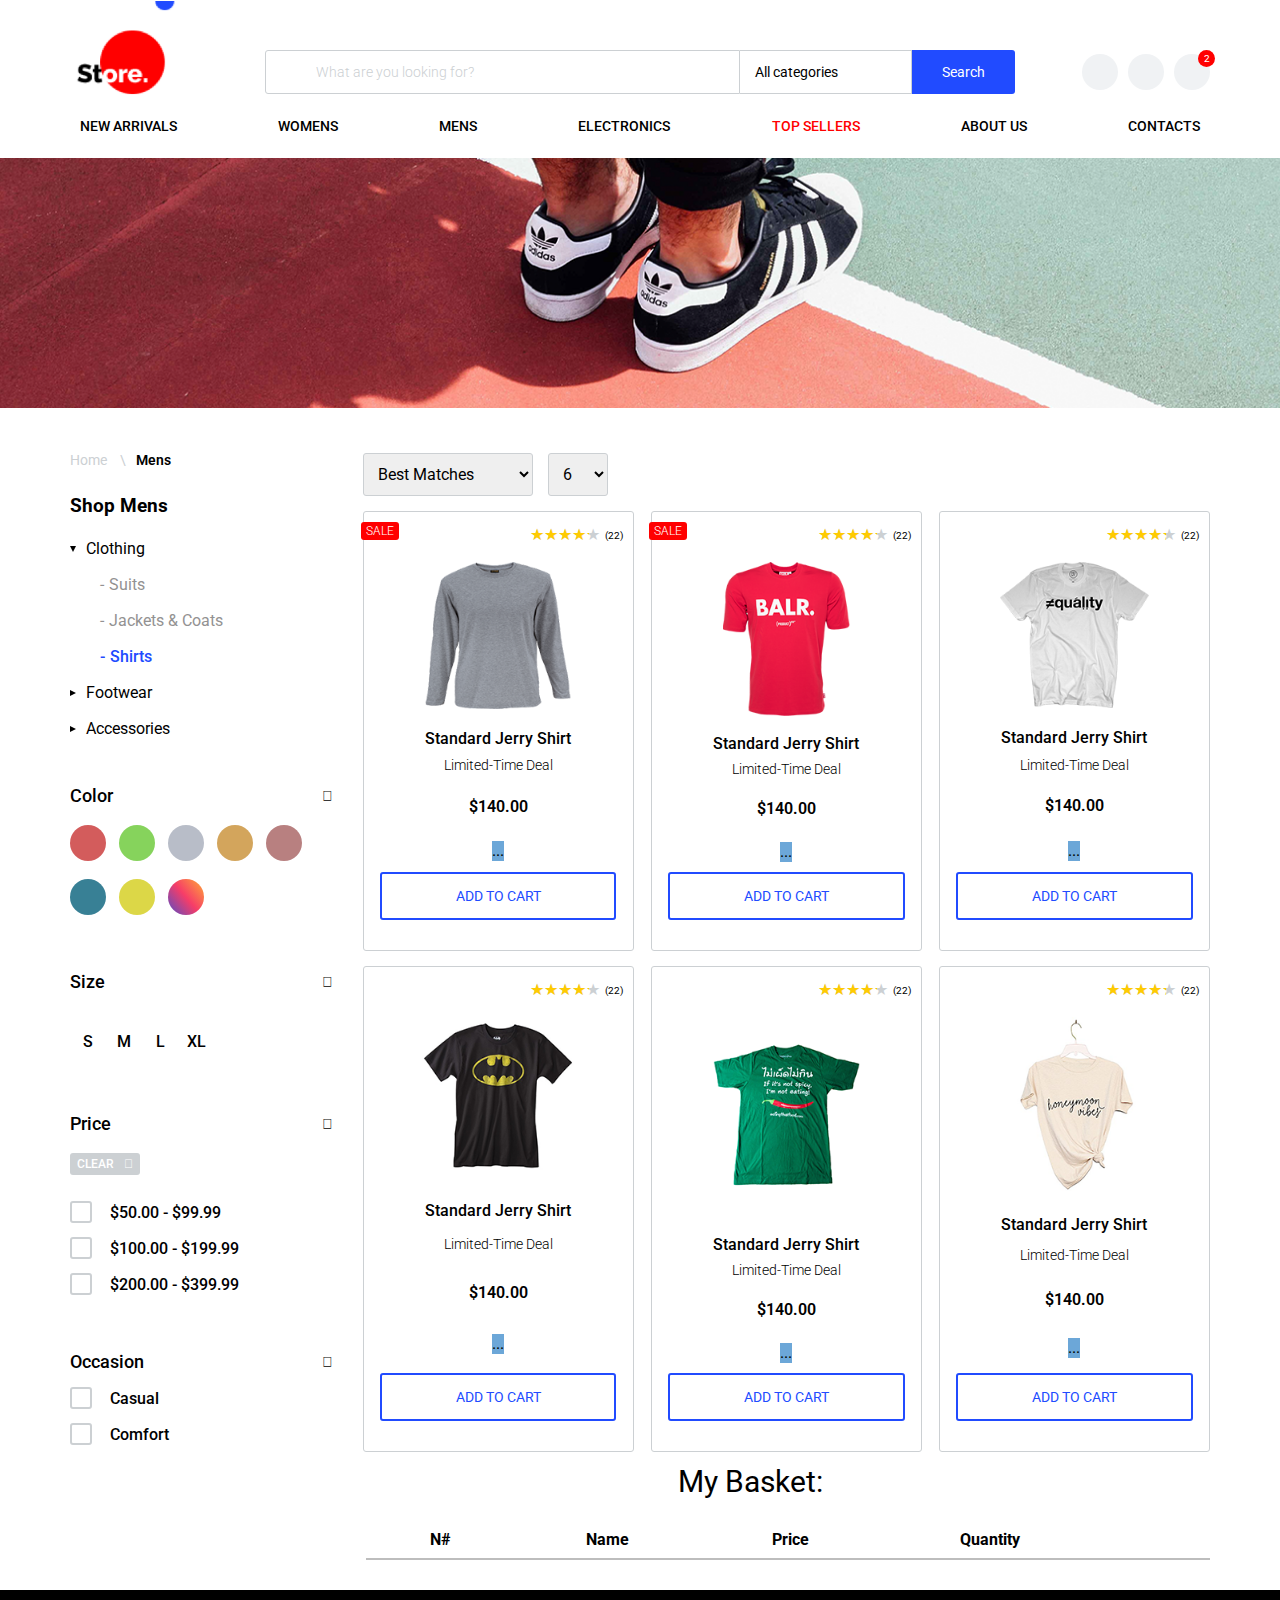
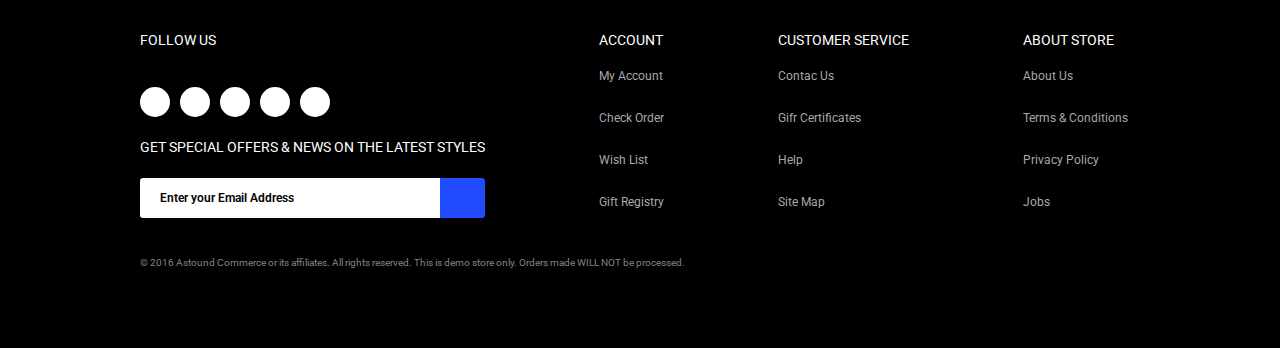
<file: Homework 7/index.html>
<!doctype html>
<html lang="en">

<head>
    <meta charset="UTF-8">
    <meta name="viewport" content="width=device-width, user-scalable=no, initial-scale=1.0, maximum-scale=1.0, minimum-scale=1.0">
    <meta http-equiv="X-UA-Compatible" content="ie=edge">
    <title>Bootcamp store</title>
    <link rel="stylesheet" href="https://use.fontawesome.com/releases/v5.4.2/css/all.css" integrity="sha384-/rXc/GQVaYpyDdyxK+ecHPVYJSN9bmVFBvjA/9eOB+pb3F2w2N6fc5qB9Ew5yIns" crossorigin="anonymous">
    <link rel="stylesheet" href="css/bootstrap-grid.css">
    <link rel="stylesheet" href="css/style.css">
</head>

<body>
    <header class="header">
        <div class="container">
            <a href="#" class="header__logo"></a>
            <div class="row">
                <div class="col-xs-offset-2 col-sm-7 col-lg-8">
                    <form action="" class="header__search">
                        <i class="fas fa-search header__search-icon"></i>
                        <input class="header__search-input" type="search" placeholder="What are you looking for?">
                        <div class="header__search-dropdown">
                            <span>All categories</span>
                            <i class="fas fa-caret-down"></i>
                        </div>
                        <button class="primary-btn header__search-btn">Search</button>
                    </form>
                </div>
                <div class="col-sm-3 col-lg-2">
                    <ul class="header__user-nav">
                        <li class="header__user-nav-item">
                            <a class="header__user-nav-link" href="#">
                                <i class="fas fa-map-marker-alt"></i>
                            </a>
                        </li>
                        <li class="header__user-nav-item">
                            <a class="header__user-nav-link" href="#">
                                <i class="fas fa-user"></i>
                            </a>
                        </li>
                        <li class="header__user-nav-item header__user-nav-item--cart">
                            <div class="header__user-nav-link">
                                <i class="fas fa-shopping-cart"></i>
                                <div class="header__user-nav-item-badge">2</div>
                            </div>

                            <div class="mini-cart">
                                <div class="mini-cart__message">Your cart</div>
                                <ul class="mini-cart__product-list">
                                    <li class="mini-cart__product-item">
                                        <div class="mini-cart__product-image">
                                            <img src="img/img1.png" alt="mini cart image">
                                        </div>
                                        <div class="mini-cart__product-info">
                                            <a href="#" class="mini-cart__product-name">Shimmer blouse</a>
                                            <div class="mini-cart__product-info-item">
                                                <span>Color:</span>
                                                <span>Black</span>
                                            </div>
                                            <div class="mini-cart__product-info-item">
                                                <span>Size:</span>
                                                <span>XL</span>
                                            </div>
                                            <div class="mini-cart__product-info-item">
                                                <span>QTY:</span>
                                                <span>1</span>
                                            </div>
                                            <div class="mini-cart__product-price">$85.00</div>
                                        </div>
                                    </li>
                                </ul>
                                <div class="mini-cart__controls">
                                    <div class="mini-cart__controls-total">
                                        <div class="mini-cart__controls-price-title">Order Subtotal:</div>
                                        <div class="mini-cart__controls-price">$85.00</div>
                                    </div>
                                    <a href="#" class="primary-btn mini-cart__controls-link">
                                        View cart
                                    </a>
                                    <a href="#" class="mini-cart__controls-link mini-cart__controls-link--secondary">
                                        Checkout
                                    </a>
                                </div>
                            </div>
                        </li>
                    </ul>
                </div>
            </div>

            <div class="row">
                <div class="col-sm-12">
                    <nav class="header__nav">
                        <ul class="header__nav-list">
                            <li class="header__nav-item">
                                <a href="#" class="header__nav-item-link">New arrivals</a>
                            </li>
                            <li class="header__nav-item">
                                <a href="#" class="header__nav-item-link">Womens</a>
                            </li>
                            <li class="header__nav-item">
                                <a href="#" class="header__nav-item-link">Mens</a>
                            </li>
                            <li class="header__nav-item">
                                <a href="#" class="header__nav-item-link">Electronics</a>
                            </li>
                            <li class="header__nav-item active">
                                <a href="#" class="header__nav-item-link">Top sellers</a>
                            </li>
                            <li class="header__nav-item">
                                <a href="#" class="header__nav-item-link">About us</a>
                            </li>
                            <li class="header__nav-item">
                                <a href="#" class="header__nav-item-link">Contacts</a>
                            </li>
                        </ul>
                    </nav>
                </div>
            </div>
        </div>
    </header>
    <div class="banner"></div>
    <div class="container">
        <div class="row">
            <aside class="col-sm-3">
                <ul class="breadcrumbs">
                    <li class="breadcrumbs__item">
                        <a class="breadcrumbs__item-link" href="#">Home</a>
                    </li>
                    <li class="breadcrumbs__item">Mens</li>
                </ul>

                <div class="left-nav">
                    <h3 class="left-nav__current-category">Shop mens</h3>
                    <ul class="left-nav__list">
                        <li class="left-nav__list-item opened">
                            <span class="left-nav__list-name">Clothing</span>
                            <ul class="left-nav__sublist">
                                <li class="left-nav__sublist-item">
                                    <a href="#" class="left-nav__sublist-link">Suits</a>
                                </li>
                                <li class="left-nav__sublist-item">
                                    <a href="#" class="left-nav__sublist-link">Jackets & Coats</a>
                                </li>
                                <li class="left-nav__sublist-item active">
                                    <a href="#" class="left-nav__sublist-link">Shirts</a>
                                </li>
                            </ul>
                        </li>
                        <li class="left-nav__list-item">
                            <span class="left-nav__list-name">Footwear</span>
                        </li>
                        <li class="left-nav__list-item">
                            <span class="left-nav__list-name">Accessories</span>
                        </li>
                    </ul>
                </div>

                <div class="filters">
                    <ul class="filters__list">
                        <li class="filters__list-item opened">
                            <span class="filters__list-name">Color</span>
                            <ul class="filters__sublist filters__list-colors">
                                <li class="filters__color-swatch red-color">
                                    <a href="#" class="filters__color-swatch-link"></a>
                                </li>

                                <li class="filters__color-swatch green-color">
                                    <a href="#" class="filters__color-swatch-link"></a>
                                </li>

                                <li class="filters__color-swatch gray-color">
                                    <a href="#" class="filters__color-swatch-link"></a>
                                </li>

                                <li class="filters__color-swatch gold-color">
                                    <a href="#" class="filters__color-swatch-link"></a>
                                </li>

                                <li class="filters__color-swatch rose-color">
                                    <a href="#" class="filters__color-swatch-link"></a>
                                </li>

                                <li class="filters__color-swatch aqua-color">
                                    <a href="#" class="filters__color-swatch-link"></a>
                                </li>

                                <li class="filters__color-swatch yellow-color">
                                    <a href="#" class="filters__color-swatch-link"></a>
                                </li>

                                <li class="filters__color-swatch multicolored">
                                    <a href="#" class="filters__color-swatch-link"></a>
                                </li>
                            </ul>
                        </li>
                        <li class="filters__list-item opened">
                            <span class="filters__list-name">Size</span>
                            <ul class="filters__sublist">
                                <li class="filters__size-swatch">
                                    <a href="#" class="filters__size-swatch-link">S</a>
                                </li>

                                <li class="filters__size-swatch">
                                    <a href="#" class="filters__size-swatch-link">M</a>
                                </li>

                                <li class="filters__size-swatch">
                                    <a href="#" class="filters__size-swatch-link">L</a>
                                </li>

                                <li class="filters__size-swatch">
                                    <a href="#" class="filters__size-swatch-link">XL</a>
                                </li>
                            </ul>
                        </li>
                        <li class="filters__list-item opened">
                            <span class="filters__list-name">Price</span>

                            <a href="#" class="filters__clear-btn">Clear</a>

                            <ul class="filters__sublist">
                                <li class="filters__checkbox-item">
                                    <label class="checkbox-container">
                                        $50.00 - $99.99
                                        <input class="primary-checkbox" type="checkbox" value="50-100">
                                        <span class="checkbox-mark"></span>
                                    </label>
                                </li>
                                <li class="filters__checkbox-item">
                                    <label class="checkbox-container">
                                        $100.00 - $199.99
                                        <input class="primary-checkbox" type="checkbox" value="100-200">
                                        <span class="checkbox-mark"></span>
                                    </label>
                                </li>
                                <li class="filters__checkbox-item">
                                    <label class="checkbox-container">
                                        $200.00 - $399.99
                                        <input class="primary-checkbox" type="checkbox" value="200-400">
                                        <span class="checkbox-mark"></span>
                                    </label>
                                </li>
                            </ul>
                        </li>
                        <li class="filters__list-item opened">
                            <span class="filters__list-name">Occasion</span>
                            <ul class="filters__sublist">
                                <li class="filters__checkbox-item">
                                    <label class="checkbox-container">
                                        Casual
                                        <input class="primary-checkbox" type="checkbox" value="casual">
                                        <span class="checkbox-mark"></span>
                                    </label>
                                </li>
                                <li class="filters__checkbox-item">
                                    <label class="checkbox-container">
                                        Comfort
                                        <input class="primary-checkbox" type="checkbox" value="comfort">
                                        <span class="checkbox-mark"></span>
                                    </label>
                                </li>
                            </ul>
                        </li>
                    </ul>
                </div>
            </aside>
            <section class="col-sm-9">
                <div class="control-panel">
                    <div class="control-panel__wrap">
                        <div class="control-panel__select-wrap">
                            <label>
                                <select class="control-panel__select" name="sort-by" id="sort-by">
                                    <option value="0">Best Matches</option>
                                    <option value="1">Price: Low to High</option>
                                    <option value="2">Price: High to Low</option>
                                </select>
                            </label>
                        </div>
                        <div class="control-panel__select-wrap">
                            <label>
                                <select class="control-panel__select" name="items-per-page" id="items-per-page">
                                    <option value="6">6</option>
                                    <option value="12">12</option>
                                    <option value="18">18</option>
                                </select>
                            </label>
                        </div>
                    </div>
                    <div class="control-panel__toggle-view">
                        <button type="button" class="control-panel__toggle-view-btn active">
                            <i class="fas fa-th"></i>
                        </button>
                        <button type="button" class="control-panel__toggle-view-btn">
                            <i class="fas fa-list"></i>
                        </button>
                    </div>
                </div>
                <ul class="product-list">
                    <li class="product-item">
                        <div class="product-item__badge">Sale</div>
                        <div class="product-item__rating">
                            <div class="product-item__rating-wrap">
                                <div class="product-item__rating--off">★★★★★</div>
                                <div class="product-item__rating--on" style="width: 85%">★★★★★</div>
                            </div>
                            <span class="product-item__rating-count">22</span>
                        </div>
                        <div class="product-item__image">
                            <img src="img/img1.png" alt="product image">
                        </div>
                        <a href="#" class="product-item__name">Standard Jerry shirt</a>
                        <span class="product-item__promotion">Limited-time deal</span>
                        <div class="product-item__price">$140.00</div>
                        <span class="product-item__availiability">In stock</span>
                        <button type="button" class="primary-btn product-item__add-btn" data-product-id="1">Add to cart</button>
                    </li>
                    <li class="product-item">
                        <div class="product-item__badge">Sale</div>
                        <div class="product-item__rating">
                            <div class="product-item__rating-wrap">
                                <div class="product-item__rating--off">★★★★★</div>
                                <div class="product-item__rating--on" style="width: 85%">★★★★★</div>
                            </div>
                            <span class="product-item__rating-count">22</span>
                        </div>
                        <div class="product-item__image">
                            <img src="img/img2.png" alt="product image">
                        </div>
                        <a href="#" class="product-item__name">Standard Jerry shirt</a>
                        <span class="product-item__promotion">Limited-time deal</span>
                        <div class="product-item__price">$140.00</div>
                        <span class="product-item__availiability">In stock</span>
                        <button type="button" class="primary-btn product-item__add-btn" data-product-id="2">Add to cart</button>
                    </li>
                    <li class="product-item">
                        <div class="product-item__rating">
                            <div class="product-item__rating-wrap">
                                <div class="product-item__rating--off">★★★★★</div>
                                <div class="product-item__rating--on" style="width: 85%">★★★★★</div>
                            </div>
                            <span class="product-item__rating-count">22</span>
                        </div>
                        <div class="product-item__image">
                            <img src="img/img3.png" alt="product image">
                        </div>
                        <a href="#" class="product-item__name">Standard Jerry shirt</a>
                        <span class="product-item__promotion">Limited-time deal</span>
                        <div class="product-item__price">$140.00</div>
                        <span class="product-item__availiability">In stock</span>
                        <button type="button" class="primary-btn product-item__add-btn" data-product-id="3">Add to cart</button>
                    </li>
                    <li class="product-item">
                        <div class="product-item__rating">
                            <div class="product-item__rating-wrap">
                                <div class="product-item__rating--off">★★★★★</div>
                                <div class="product-item__rating--on" style="width: 85%">★★★★★</div>
                            </div>
                            <span class="product-item__rating-count">22</span>
                        </div>
                        <div class="product-item__image">
                            <img src="img/img4.png" alt="product image">
                        </div>
                        <a href="#" class="product-item__name">Standard Jerry shirt</a>
                        <span class="product-item__promotion">Limited-time deal</span>
                        <div class="product-item__price">$140.00</div>
                        <span class="product-item__availiability">In stock</span>
                        <button type="button" class="primary-btn product-item__add-btn" data-product-id="4">Add to cart</button>
                    </li>
                    <li class="product-item">
                        <div class="product-item__rating">
                            <div class="product-item__rating-wrap">
                                <div class="product-item__rating--off">★★★★★</div>
                                <div class="product-item__rating--on" style="width: 85%">★★★★★</div>
                            </div>
                            <span class="product-item__rating-count">22</span>
                        </div>
                        <div class="product-item__image">
                            <img src="img/img5.png" alt="product image">
                        </div>
                        <a href="#" class="product-item__name">Standard Jerry shirt</a>
                        <span class="product-item__promotion">Limited-time deal</span>
                        <div class="product-item__price">$140.00</div>
                        <span class="product-item__availiability">In stock</span>
                        <button type="button" class="primary-btn product-item__add-btn" data-product-id="0">Add to cart</button>
                    </li>
                    <li class="product-item">
                        <div class="product-item__rating">
                            <div class="product-item__rating-wrap">
                                <div class="product-item__rating--off">★★★★★</div>
                                <div class="product-item__rating--on" style="width: 85%">★★★★★</div>
                            </div>
                            <span class="product-item__rating-count">22</span>
                        </div>
                        <div class="product-item__image">
                            <img src="img/img6.png" alt="product image">
                        </div>
                        <a href="#" class="product-item__name">Standard Jerry shirt</a>
                        <span class="product-item__promotion">Limited-time deal</span>
                        <div class="product-item__price">$140.00</div>
                        <span class="product-item__availiability">In stock</span>
                        <button type="button" class="primary-btn product-item__add-btn" data-product-id="6">Add to cart</button>
                    </li>
                </ul>
            </section>
        </div>
    </div>
    <div class="container">
        <div class="product-basket">
            <table class="product-basket__table">
                <caption>My Basket:</caption>
                <tbody class="product-basket__table-body">
                    <tr class="product-basket__head">
                        <th>N#</th>
                        <th>Name</th>
                        <th>Price</th>
                        <th>Quantity</th>
                        <th></th>
                    </tr>
                </tbody>
            </table>
        </div>
    </div>
    </div>
    <footer>
        <div class="footer-wrap__element">
            <div class="footer-main__block">
                <div class="footer-item__block">
                    <h5 class="footer-item__block-header">Follow us</h5>
                    <div class="footer-icons__block">
                        <div class="footer-icon__item"><i class="fab fa-facebook-f"></i></div>
                        <div class="footer-icon__item"><i class="fab fa-twitter"></i></div>
                        <div class="footer-icon__item"><i class="fab fa-google-plus-g"></i></div>
                        <div class="footer-icon__item"><i class="fab fa-instagram"></i></div>
                        <div class="footer-icon__item"><i class="fab fa-linkedin"></i></div>
                    </div>
                    <h5 class="footer-item__block-header">Get special offers & news on the latest styles</h5>
                    <div class="footer-email__item">
                        <input type="email" class="footer-email__item-input" placeholder="Enter your Email Address">
                        <button class="footer-email__item-btn"><i class="fab fa-telegram-plane"></i></button>
                    </div>
                </div>
                <div class="footer-item__block">
                    <h5 class="footer-item__block-header">Account</h5>
                    <ul class="footer-item__block-list">
                        <li>My Account</li>
                        <li>Check Order</li>
                        <li>Wish List</li>
                        <li>Gift Registry</li>
                    </ul>
                </div>
                <div class="footer-item__block">
                    <h5 class="footer-item__block-header">Customer Service</h5>
                    <ul class="footer-item__block-list">
                        <li>Contac Us</li>
                        <li>Gifr Certificates</li>
                        <li>Help</li>
                        <li>Site Map</li>
                    </ul>
                </div>
                <div class="footer-item__block">
                    <h5 class="footer-item__block-header">About Store</h5>
                    <ul class="footer-item__block-list">
                        <li>About Us</li>
                        <li>Terms & Conditions</li>
                        <li>Privacy Policy</li>
                        <li>Jobs</li>
                    </ul>
                </div>
            </div>
            <div class="footer-item__reserved">
                <p>
                    © 2016 Astound Commerce or its affiliates. All rights reserved. This is demo store only. Orders made WILL NOT be processed.
                </p>
            </div>
        </div>
    </footer>
    <script src='https://ajax.googleapis.com/ajax/libs/jquery/3.5.1/jquery.min.js'>
    </script>
    <script src="js/script.js"></script>
</body>

</html>
</file>
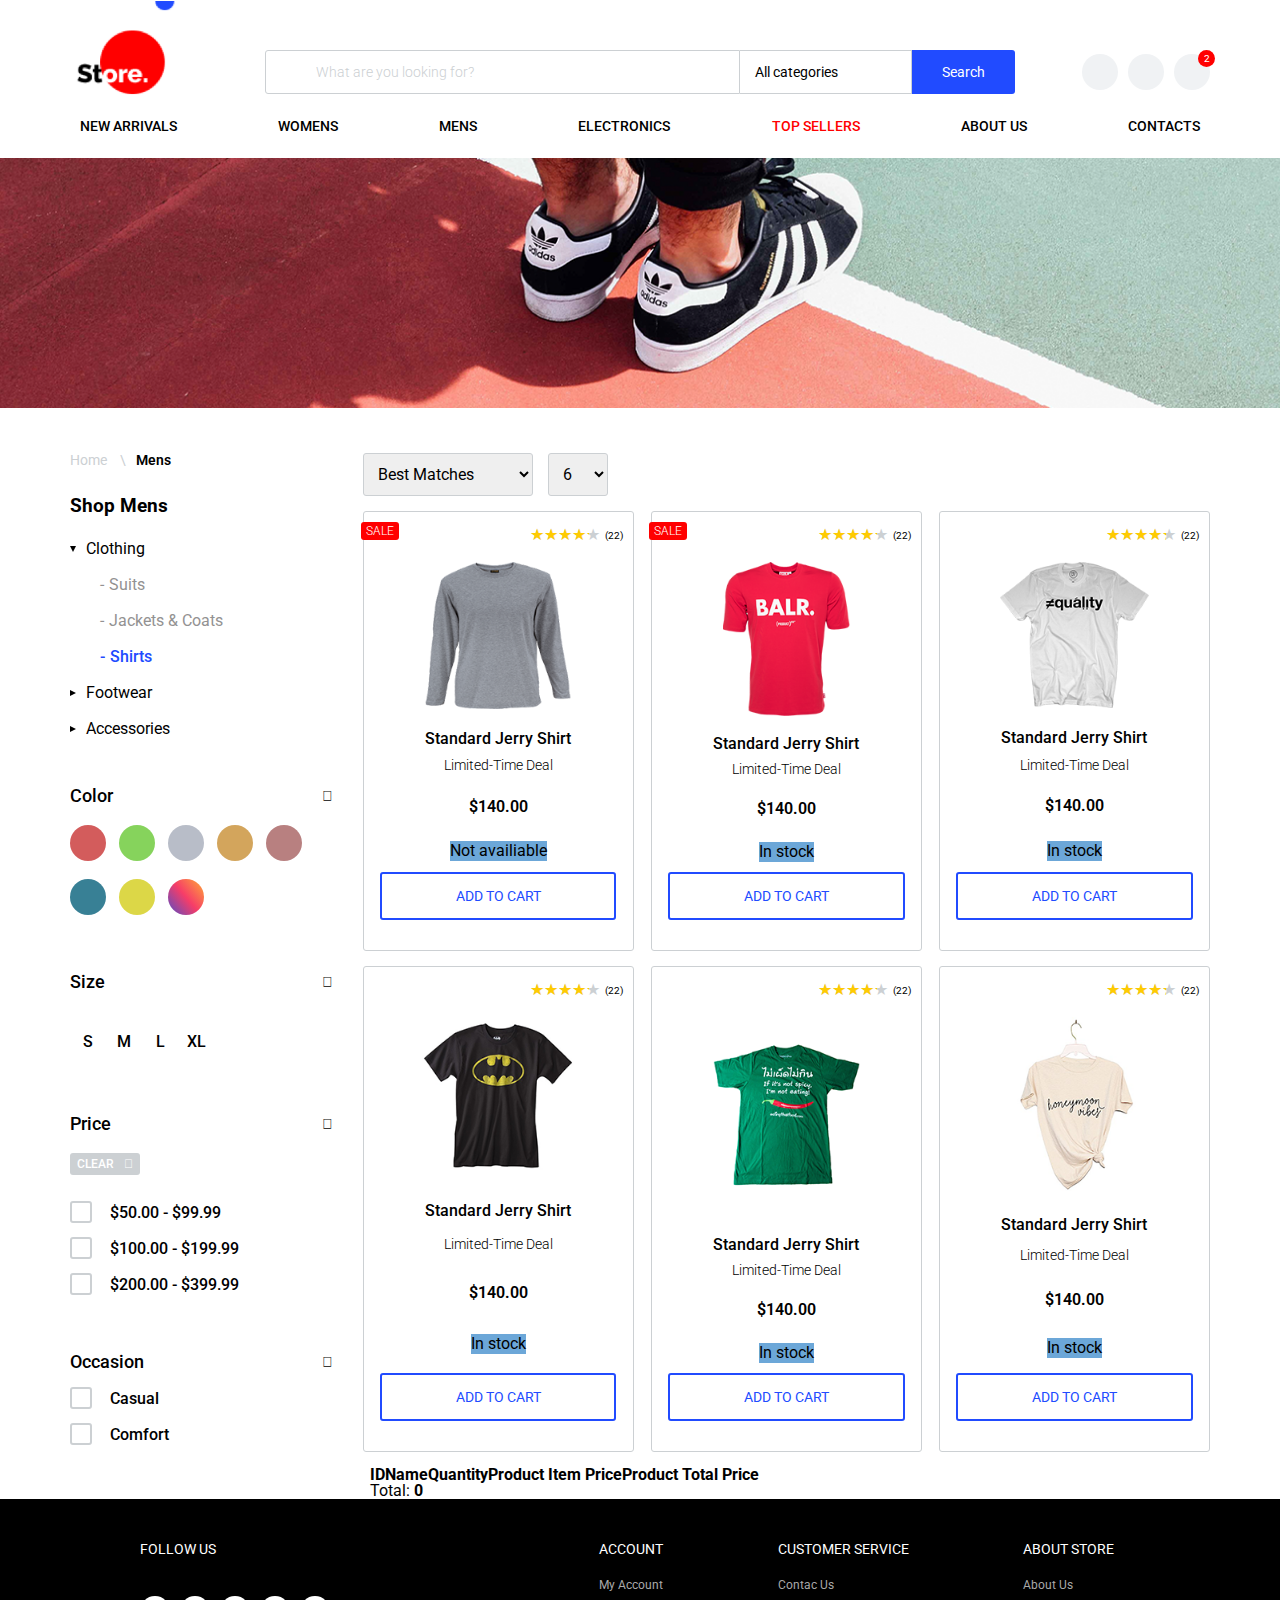
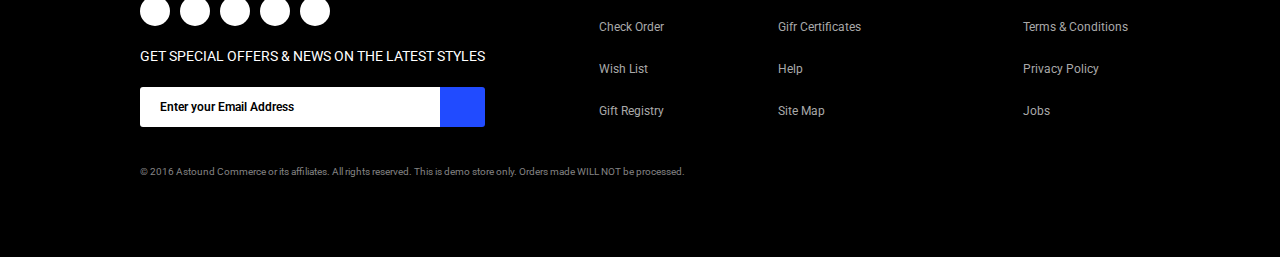
<file: Homework 8/index.html>
<!doctype html>
<html lang="en">

<head>
    <meta charset="UTF-8">
    <meta name="viewport" content="width=device-width, user-scalable=no, initial-scale=1.0, maximum-scale=1.0, minimum-scale=1.0">
    <meta http-equiv="X-UA-Compatible" content="ie=edge">
    <title>Bootcamp store</title>
    <link rel="stylesheet" href="https://use.fontawesome.com/releases/v5.4.2/css/all.css" integrity="sha384-/rXc/GQVaYpyDdyxK+ecHPVYJSN9bmVFBvjA/9eOB+pb3F2w2N6fc5qB9Ew5yIns" crossorigin="anonymous">
    <link rel="stylesheet" href="css/bootstrap-grid.css">
    <link rel="stylesheet" href="css/style.css">
</head>

<body>
    <header class="header">
        <div class="container">
            <a href="#" class="header__logo"></a>
            <div class="row">
                <div class="col-xs-offset-2 col-sm-7 col-lg-8">
                    <form action="" class="header__search">
                        <i class="fas fa-search header__search-icon"></i>
                        <input class="header__search-input" type="search" placeholder="What are you looking for?">
                        <div class="header__search-dropdown">
                            <span>All categories</span>
                            <i class="fas fa-caret-down"></i>
                        </div>
                        <button class="primary-btn header__search-btn">Search</button>
                    </form>
                </div>
                <div class="col-sm-3 col-lg-2">
                    <ul class="header__user-nav">
                        <li class="header__user-nav-item">
                            <a class="header__user-nav-link" href="#">
                                <i class="fas fa-map-marker-alt"></i>
                            </a>
                        </li>
                        <li class="header__user-nav-item">
                            <a class="header__user-nav-link" href="#">
                                <i class="fas fa-user"></i>
                            </a>
                        </li>
                        <li class="header__user-nav-item header__user-nav-item--cart">
                            <div class="header__user-nav-link">
                                <i class="fas fa-shopping-cart"></i>
                                <div class="header__user-nav-item-badge">2</div>
                            </div>

                            <div class="mini-cart">
                                <div class="mini-cart__message">Your cart</div>
                                <ul class="mini-cart__product-list">
                                    <li class="mini-cart__product-item">
                                        <div class="mini-cart__product-image">
                                            <img src="img/img1.png" alt="mini cart image">
                                        </div>
                                        <div class="mini-cart__product-info">
                                            <a href="#" class="mini-cart__product-name">Shimmer blouse</a>
                                            <div class="mini-cart__product-info-item">
                                                <span>Color:</span>
                                                <span>Black</span>
                                            </div>
                                            <div class="mini-cart__product-info-item">
                                                <span>Size:</span>
                                                <span>XL</span>
                                            </div>
                                            <div class="mini-cart__product-info-item">
                                                <span>QTY:</span>
                                                <span>1</span>
                                            </div>
                                            <div class="mini-cart__product-price">$85.00</div>
                                        </div>
                                    </li>
                                </ul>
                                <div class="mini-cart__controls">
                                    <div class="mini-cart__controls-total">
                                        <div class="mini-cart__controls-price-title">Order Subtotal:</div>
                                        <div class="mini-cart__controls-price">$85.00</div>
                                    </div>
                                    <a href="#" class="primary-btn mini-cart__controls-link">
                                        View cart
                                    </a>
                                    <a href="#" class="mini-cart__controls-link mini-cart__controls-link--secondary">
                                        Checkout
                                    </a>
                                </div>
                            </div>
                        </li>
                    </ul>
                </div>
            </div>

            <div class="row">
                <div class="col-sm-12">
                    <nav class="header__nav">
                        <ul class="header__nav-list">
                            <li class="header__nav-item">
                                <a href="#" class="header__nav-item-link">New arrivals</a>
                            </li>
                            <li class="header__nav-item">
                                <a href="#" class="header__nav-item-link">Womens</a>
                            </li>
                            <li class="header__nav-item">
                                <a href="#" class="header__nav-item-link">Mens</a>
                            </li>
                            <li class="header__nav-item">
                                <a href="#" class="header__nav-item-link">Electronics</a>
                            </li>
                            <li class="header__nav-item active">
                                <a href="#" class="header__nav-item-link">Top sellers</a>
                            </li>
                            <li class="header__nav-item">
                                <a href="#" class="header__nav-item-link">About us</a>
                            </li>
                            <li class="header__nav-item">
                                <a href="#" class="header__nav-item-link">Contacts</a>
                            </li>
                        </ul>
                    </nav>
                </div>
            </div>
        </div>
    </header>
    <div class="banner"></div>
    <div class="container">
        <div class="row">
            <aside class="col-sm-3">
                <ul class="breadcrumbs">
                    <li class="breadcrumbs__item">
                        <a class="breadcrumbs__item-link" href="#">Home</a>
                    </li>
                    <li class="breadcrumbs__item">Mens</li>
                </ul>

                <div class="left-nav">
                    <h3 class="left-nav__current-category">Shop mens</h3>
                    <ul class="left-nav__list">
                        <li class="left-nav__list-item opened">
                            <span class="left-nav__list-name">Clothing</span>
                            <ul class="left-nav__sublist">
                                <li class="left-nav__sublist-item">
                                    <a href="#" class="left-nav__sublist-link">Suits</a>
                                </li>
                                <li class="left-nav__sublist-item">
                                    <a href="#" class="left-nav__sublist-link">Jackets & Coats</a>
                                </li>
                                <li class="left-nav__sublist-item active">
                                    <a href="#" class="left-nav__sublist-link">Shirts</a>
                                </li>
                            </ul>
                        </li>
                        <li class="left-nav__list-item">
                            <span class="left-nav__list-name">Footwear</span>
                        </li>
                        <li class="left-nav__list-item">
                            <span class="left-nav__list-name">Accessories</span>
                        </li>
                    </ul>
                </div>

                <div class="filters">
                    <ul class="filters__list">
                        <li class="filters__list-item opened">
                            <span class="filters__list-name">Color</span>
                            <ul class="filters__sublist filters__list-colors">
                                <li class="filters__color-swatch red-color">
                                    <a href="#" class="filters__color-swatch-link"></a>
                                </li>

                                <li class="filters__color-swatch green-color">
                                    <a href="#" class="filters__color-swatch-link"></a>
                                </li>

                                <li class="filters__color-swatch gray-color">
                                    <a href="#" class="filters__color-swatch-link"></a>
                                </li>

                                <li class="filters__color-swatch gold-color">
                                    <a href="#" class="filters__color-swatch-link"></a>
                                </li>

                                <li class="filters__color-swatch rose-color">
                                    <a href="#" class="filters__color-swatch-link"></a>
                                </li>

                                <li class="filters__color-swatch aqua-color">
                                    <a href="#" class="filters__color-swatch-link"></a>
                                </li>

                                <li class="filters__color-swatch yellow-color">
                                    <a href="#" class="filters__color-swatch-link"></a>
                                </li>

                                <li class="filters__color-swatch multicolored">
                                    <a href="#" class="filters__color-swatch-link"></a>
                                </li>
                            </ul>
                        </li>
                        <li class="filters__list-item opened">
                            <span class="filters__list-name">Size</span>
                            <ul class="filters__sublist">
                                <li class="filters__size-swatch">
                                    <a href="#" class="filters__size-swatch-link">S</a>
                                </li>

                                <li class="filters__size-swatch">
                                    <a href="#" class="filters__size-swatch-link">M</a>
                                </li>

                                <li class="filters__size-swatch">
                                    <a href="#" class="filters__size-swatch-link">L</a>
                                </li>

                                <li class="filters__size-swatch">
                                    <a href="#" class="filters__size-swatch-link">XL</a>
                                </li>
                            </ul>
                        </li>
                        <li class="filters__list-item opened">
                            <span class="filters__list-name">Price</span>

                            <a href="#" class="filters__clear-btn">Clear</a>

                            <ul class="filters__sublist">
                                <li class="filters__checkbox-item">
                                    <label class="checkbox-container">
                                        $50.00 - $99.99
                                        <input class="primary-checkbox" type="checkbox" value="50-100">
                                        <span class="checkbox-mark"></span>
                                    </label>
                                </li>
                                <li class="filters__checkbox-item">
                                    <label class="checkbox-container">
                                        $100.00 - $199.99
                                        <input class="primary-checkbox" type="checkbox" value="100-200">
                                        <span class="checkbox-mark"></span>
                                    </label>
                                </li>
                                <li class="filters__checkbox-item">
                                    <label class="checkbox-container">
                                        $200.00 - $399.99
                                        <input class="primary-checkbox" type="checkbox" value="200-400">
                                        <span class="checkbox-mark"></span>
                                    </label>
                                </li>
                            </ul>
                        </li>
                        <li class="filters__list-item opened">
                            <span class="filters__list-name">Occasion</span>
                            <ul class="filters__sublist">
                                <li class="filters__checkbox-item">
                                    <label class="checkbox-container">
                                        Casual
                                        <input class="primary-checkbox" type="checkbox" value="casual">
                                        <span class="checkbox-mark"></span>
                                    </label>
                                </li>
                                <li class="filters__checkbox-item">
                                    <label class="checkbox-container">
                                        Comfort
                                        <input class="primary-checkbox" type="checkbox" value="comfort">
                                        <span class="checkbox-mark"></span>
                                    </label>
                                </li>
                            </ul>
                        </li>
                    </ul>
                </div>
            </aside>
            <section class="col-sm-9">
                <div class="control-panel">
                    <div class="control-panel__wrap">
                        <div class="control-panel__select-wrap">
                            <label>
                                <select class="control-panel__select" name="sort-by" id="sort-by">
                                    <option value="0">Best Matches</option>
                                    <option value="1">Price: Low to High</option>
                                    <option value="2">Price: High to Low</option>
                                </select>
                            </label>
                        </div>
                        <div class="control-panel__select-wrap">
                            <label>
                                <select class="control-panel__select" name="items-per-page" id="items-per-page">
                                    <option value="6">6</option>
                                    <option value="12">12</option>
                                    <option value="18">18</option>
                                </select>
                            </label>
                        </div>
                    </div>
                    <div class="control-panel__toggle-view">
                        <button type="button" class="control-panel__toggle-view-btn active">
                            <i class="fas fa-th"></i>
                        </button>
                        <button type="button" class="control-panel__toggle-view-btn">
                            <i class="fas fa-list"></i>
                        </button>
                    </div>
                </div>
                <ul class="product-list">
                    <li class="product-item">
                        <div class="product-item__badge">Sale</div>
                        <div class="product-item__rating">
                            <div class="product-item__rating-wrap">
                                <div class="product-item__rating--off">★★★★★</div>
                                <div class="product-item__rating--on" style="width: 85%">★★★★★</div>
                            </div>
                            <span class="product-item__rating-count">22</span>
                        </div>
                        <div class="product-item__image">
                            <img src="img/img1.png" alt="product image">
                        </div>
                        <a href="#" class="product-item__name">Standard Jerry shirt</a>
                        <span class="product-item__promotion">Limited-time deal</span>
                        <div class="product-item__price">$140.00</div>
                        <span class="product-item__availiability">Not availiable</span>
                        <button type="button" class="primary-btn product-item__add-btn" data-product-id="1">Add to cart</button>
                    </li>
                    <li class="product-item">
                        <div class="product-item__badge">Sale</div>
                        <div class="product-item__rating">
                            <div class="product-item__rating-wrap">
                                <div class="product-item__rating--off">★★★★★</div>
                                <div class="product-item__rating--on" style="width: 85%">★★★★★</div>
                            </div>
                            <span class="product-item__rating-count">22</span>
                        </div>
                        <div class="product-item__image">
                            <img src="img/img2.png" alt="product image">
                        </div>
                        <a href="#" class="product-item__name">Standard Jerry shirt</a>
                        <span class="product-item__promotion">Limited-time deal</span>
                        <div class="product-item__price">$140.00</div>
                        <span class="product-item__availiability">In stock</span>
                        <button type="button" class="primary-btn product-item__add-btn" data-product-id="2">Add to cart</button>
                    </li>
                    <li class="product-item">
                        <div class="product-item__rating">
                            <div class="product-item__rating-wrap">
                                <div class="product-item__rating--off">★★★★★</div>
                                <div class="product-item__rating--on" style="width: 85%">★★★★★</div>
                            </div>
                            <span class="product-item__rating-count">22</span>
                        </div>
                        <div class="product-item__image">
                            <img src="img/img3.png" alt="product image">
                        </div>
                        <a href="#" class="product-item__name">Standard Jerry shirt</a>
                        <span class="product-item__promotion">Limited-time deal</span>
                        <div class="product-item__price">$140.00</div>
                        <span class="product-item__availiability">In stock</span>
                        <button type="button" class="primary-btn product-item__add-btn" data-product-id="3">Add to cart</button>
                    </li>
                    <li class="product-item">
                        <div class="product-item__rating">
                            <div class="product-item__rating-wrap">
                                <div class="product-item__rating--off">★★★★★</div>
                                <div class="product-item__rating--on" style="width: 85%">★★★★★</div>
                            </div>
                            <span class="product-item__rating-count">22</span>
                        </div>
                        <div class="product-item__image">
                            <img src="img/img4.png" alt="product image">
                        </div>
                        <a href="#" class="product-item__name">Standard Jerry shirt</a>
                        <span class="product-item__promotion">Limited-time deal</span>
                        <div class="product-item__price">$140.00</div>
                        <span class="product-item__availiability">In stock</span>
                        <button type="button" class="primary-btn product-item__add-btn" data-product-id="4">Add to cart</button>
                    </li>
                    <li class="product-item">
                        <div class="product-item__rating">
                            <div class="product-item__rating-wrap">
                                <div class="product-item__rating--off">★★★★★</div>
                                <div class="product-item__rating--on" style="width: 85%">★★★★★</div>
                            </div>
                            <span class="product-item__rating-count">22</span>
                        </div>
                        <div class="product-item__image">
                            <img src="img/img5.png" alt="product image">
                        </div>
                        <a href="#" class="product-item__name">Standard Jerry shirt</a>
                        <span class="product-item__promotion">Limited-time deal</span>
                        <div class="product-item__price">$140.00</div>
                        <span class="product-item__availiability">In stock</span>
                        <button type="button" class="primary-btn product-item__add-btn" data-product-id="0">Add to cart</button>
                    </li>
                    <li class="product-item">
                        <div class="product-item__rating">
                            <div class="product-item__rating-wrap">
                                <div class="product-item__rating--off">★★★★★</div>
                                <div class="product-item__rating--on" style="width: 85%">★★★★★</div>
                            </div>
                            <span class="product-item__rating-count">22</span>
                        </div>
                        <div class="product-item__image">
                            <img src="img/img6.png" alt="product image">
                        </div>
                        <a href="#" class="product-item__name">Standard Jerry shirt</a>
                        <span class="product-item__promotion">Limited-time deal</span>
                        <div class="product-item__price">$140.00</div>
                        <span class="product-item__availiability">In stock</span>
                        <button type="button" class="primary-btn product-item__add-btn" data-product-id="6">Add to cart</button>
                    </li>
                </ul>
            </section>
        </div>
    </div>
    <!-- <div class="container">
        <div class="product-basket">
            <table class="product-basket__table">
                <caption>My Basket:</caption>
                <tbody class="product-basket__table-body">
                    <tr class="product-basket__head">
                        <th>N#</th>
                        <th>Name</th>
                        <th>Price</th>
                        <th>Quantity</th>
                        <th></th>
                    </tr>
                </tbody>
            </table>
        </div>
    </div> -->
    </div>
    <div class="container">
        <div class="product-basket__cart">
            <table>
                <thead>
                    <tr class="product-basket__cart-head">
                        <th>ID</th>
                        <th>Name</th>
                        <th>Quantity</th>
                        <th>Product Item Price</th>
                        <th>Product Total Price</th>
                    </tr>
                </thead>
                <tbody id="cartBody"></tbody>
            </table>
            <div>
                <span>Total:</span>
                <strong id="cartTotal">0</strong>
            </div>
        </div>
    </div>
    </div>
    <footer>
        <div class="footer-wrap__element">
            <div class="footer-main__block">
                <div class="footer-item__block">
                    <h5 class="footer-item__block-header">Follow us</h5>
                    <div class="footer-icons__block">
                        <div class="footer-icon__item"><i class="fab fa-facebook-f"></i></div>
                        <div class="footer-icon__item"><i class="fab fa-twitter"></i></div>
                        <div class="footer-icon__item"><i class="fab fa-google-plus-g"></i></div>
                        <div class="footer-icon__item"><i class="fab fa-instagram"></i></div>
                        <div class="footer-icon__item"><i class="fab fa-linkedin"></i></div>
                    </div>
                    <h5 class="footer-item__block-header">Get special offers & news on the latest styles</h5>
                    <div class="footer-email__item">
                        <input type="email" class="footer-email__item-input" placeholder="Enter your Email Address">
                        <button class="footer-email__item-btn"><i class="fab fa-telegram-plane"></i></button>
                    </div>
                </div>
                <div class="footer-item__block">
                    <h5 class="footer-item__block-header">Account</h5>
                    <ul class="footer-item__block-list">
                        <li>My Account</li>
                        <li>Check Order</li>
                        <li>Wish List</li>
                        <li>Gift Registry</li>
                    </ul>
                </div>
                <div class="footer-item__block">
                    <h5 class="footer-item__block-header">Customer Service</h5>
                    <ul class="footer-item__block-list">
                        <li>Contac Us</li>
                        <li>Gifr Certificates</li>
                        <li>Help</li>
                        <li>Site Map</li>
                    </ul>
                </div>
                <div class="footer-item__block">
                    <h5 class="footer-item__block-header">About Store</h5>
                    <ul class="footer-item__block-list">
                        <li>About Us</li>
                        <li>Terms & Conditions</li>
                        <li>Privacy Policy</li>
                        <li>Jobs</li>
                    </ul>
                </div>
            </div>
            <div class="footer-item__reserved">
                <p>
                    © 2016 Astound Commerce or its affiliates. All rights reserved. This is demo store only. Orders made WILL NOT be processed.
                </p>
            </div>
        </div>
    </footer>
    <script src='https://ajax.googleapis.com/ajax/libs/jquery/3.5.1/jquery.min.js'>
    </script>
    <script src="js/script.js"></script>
</body>

</html>
</file>
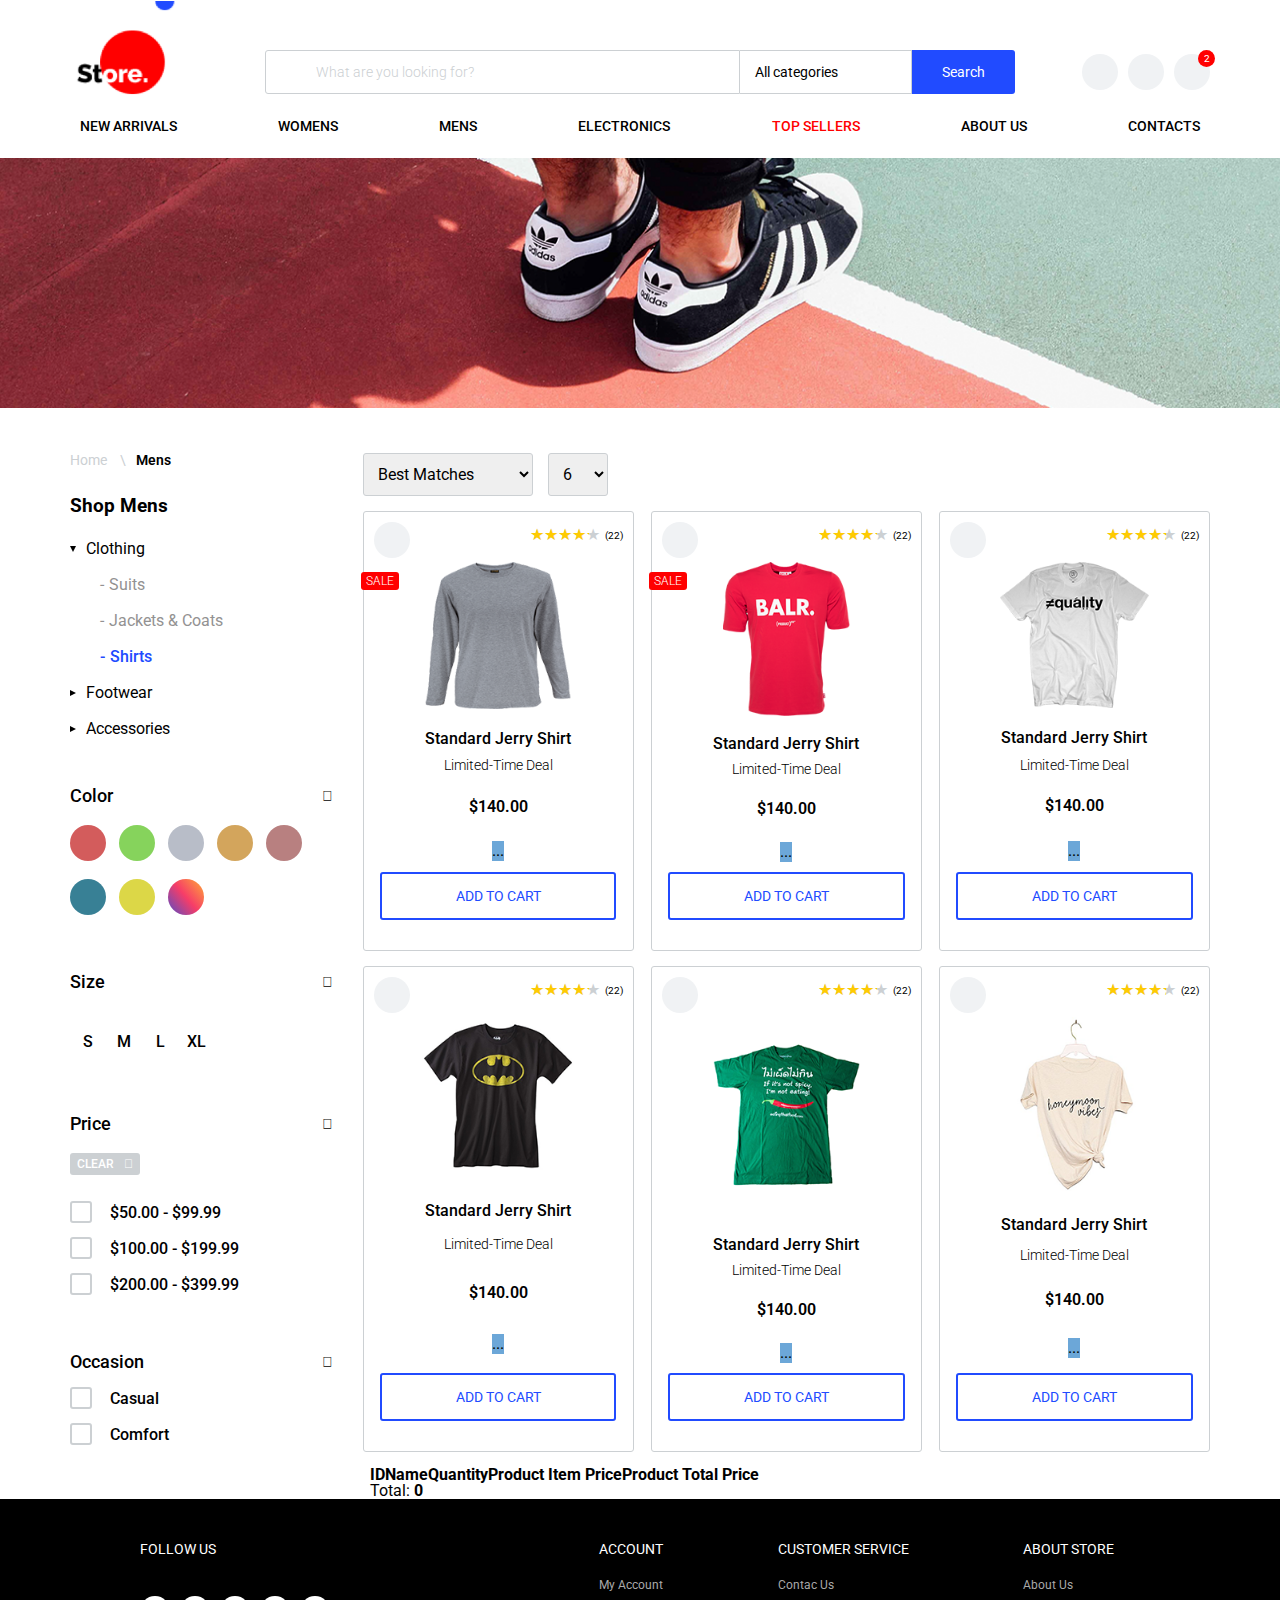
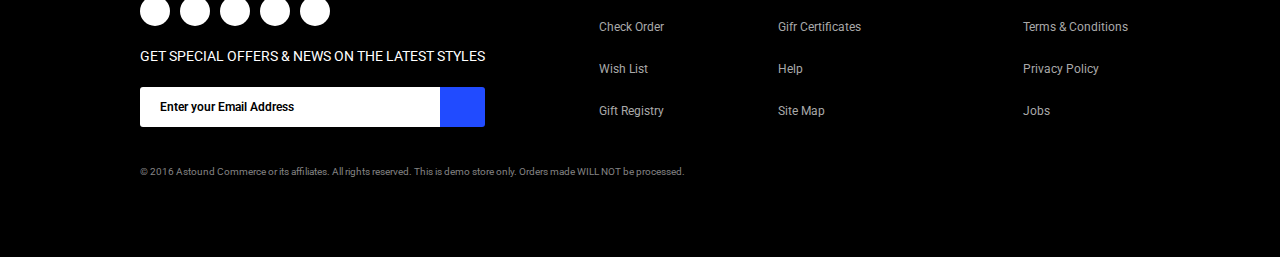
<file: Homework 9/index.html>
<!doctype html>
<html lang="en">

<head>
    <meta charset="UTF-8">
    <meta name="viewport" content="width=device-width, user-scalable=no, initial-scale=1.0, maximum-scale=1.0, minimum-scale=1.0">
    <meta http-equiv="X-UA-Compatible" content="ie=edge">
    <title>Bootcamp store</title>
    <link rel="stylesheet" href="https://use.fontawesome.com/releases/v5.4.2/css/all.css" integrity="sha384-/rXc/GQVaYpyDdyxK+ecHPVYJSN9bmVFBvjA/9eOB+pb3F2w2N6fc5qB9Ew5yIns" crossorigin="anonymous">
    <link rel="stylesheet" href="css/bootstrap-grid.css">
    <link rel="stylesheet" href="css/style.css">
</head>

<body>
    <header class="header">
        <div class="container">
            <a href="#" class="header__logo"></a>
            <div class="row">
                <div class="col-xs-offset-2 col-sm-7 col-lg-8">
                    <form action="" class="header__search">
                        <i class="fas fa-search header__search-icon"></i>
                        <input class="header__search-input" type="search" placeholder="What are you looking for?">
                        <div class="header__search-dropdown">
                            <span>All categories</span>
                            <i class="fas fa-caret-down"></i>
                        </div>
                        <button class="primary-btn header__search-btn">Search</button>
                    </form>
                </div>
                <div class="col-sm-3 col-lg-2">
                    <ul class="header__user-nav">
                        <li class="header__user-nav-item">
                            <a class="header__user-nav-link" href="#">
                                <i class="fas fa-map-marker-alt"></i>
                            </a>
                        </li>
                        <li class="header__user-nav-item">
                            <a class="header__user-nav-link" href="#">
                                <i class="fas fa-user"></i>
                            </a>
                        </li>
                        <li class="header__user-nav-item header__user-nav-item--cart">
                            <div class="header__user-nav-link">
                                <i class="fas fa-shopping-cart"></i>
                                <div class="header__user-nav-item-badge">2</div>
                            </div>

                            <div class="mini-cart">
                                <div class="mini-cart__message">Your cart</div>
                                <ul class="mini-cart__product-list">
                                    <li class="mini-cart__product-item">
                                        <div class="mini-cart__product-image">
                                            <img src="img/img1.png" alt="mini cart image">
                                        </div>
                                        <div class="mini-cart__product-info">
                                            <a href="#" class="mini-cart__product-name">Shimmer blouse</a>
                                            <div class="mini-cart__product-info-item">
                                                <span>Color:</span>
                                                <span>Black</span>
                                            </div>
                                            <div class="mini-cart__product-info-item">
                                                <span>Size:</span>
                                                <span>XL</span>
                                            </div>
                                            <div class="mini-cart__product-info-item">
                                                <span>QTY:</span>
                                                <span>1</span>
                                            </div>
                                            <div class="mini-cart__product-price">$85.00</div>
                                        </div>
                                    </li>
                                </ul>
                                <div class="mini-cart__controls">
                                    <div class="mini-cart__controls-total">
                                        <div class="mini-cart__controls-price-title">Order Subtotal:</div>
                                        <div class="mini-cart__controls-price">$85.00</div>
                                    </div>
                                    <a href="#" class="primary-btn mini-cart__controls-link">
                                        View cart
                                    </a>
                                    <a href="#" class="mini-cart__controls-link mini-cart__controls-link--secondary">
                                        Checkout
                                    </a>
                                </div>
                            </div>
                        </li>
                    </ul>
                </div>
            </div>

            <div class="row">
                <div class="col-sm-12">
                    <nav class="header__nav">
                        <ul class="header__nav-list">
                            <li class="header__nav-item">
                                <a href="#" class="header__nav-item-link">New arrivals</a>
                            </li>
                            <li class="header__nav-item">
                                <a href="#" class="header__nav-item-link">Womens</a>
                            </li>
                            <li class="header__nav-item">
                                <a href="#" class="header__nav-item-link">Mens</a>
                            </li>
                            <li class="header__nav-item">
                                <a href="#" class="header__nav-item-link">Electronics</a>
                            </li>
                            <li class="header__nav-item active">
                                <a href="#" class="header__nav-item-link">Top sellers</a>
                            </li>
                            <li class="header__nav-item">
                                <a href="#" class="header__nav-item-link">About us</a>
                            </li>
                            <li class="header__nav-item">
                                <a href="#" class="header__nav-item-link">Contacts</a>
                            </li>
                        </ul>
                    </nav>
                </div>
            </div>
        </div>
    </header>
    <div class="banner"></div>
    <div class="container">
        <div class="row">
            <aside class="col-sm-3">
                <ul class="breadcrumbs">
                    <li class="breadcrumbs__item">
                        <a class="breadcrumbs__item-link" href="#">Home</a>
                    </li>
                    <li class="breadcrumbs__item">Mens</li>
                </ul>

                <div class="left-nav">
                    <h3 class="left-nav__current-category">Shop mens</h3>
                    <ul class="left-nav__list">
                        <li class="left-nav__list-item opened">
                            <span class="left-nav__list-name">Clothing</span>
                            <ul class="left-nav__sublist">
                                <li class="left-nav__sublist-item">
                                    <a href="#" class="left-nav__sublist-link">Suits</a>
                                </li>
                                <li class="left-nav__sublist-item">
                                    <a href="#" class="left-nav__sublist-link">Jackets & Coats</a>
                                </li>
                                <li class="left-nav__sublist-item active">
                                    <a href="#" class="left-nav__sublist-link">Shirts</a>
                                </li>
                            </ul>
                        </li>
                        <li class="left-nav__list-item">
                            <span class="left-nav__list-name">Footwear</span>
                        </li>
                        <li class="left-nav__list-item">
                            <span class="left-nav__list-name">Accessories</span>
                        </li>
                    </ul>
                </div>

                <div class="filters">
                    <ul class="filters__list">
                        <li class="filters__list-item opened">
                            <span class="filters__list-name">Color</span>
                            <ul class="filters__sublist filters__list-colors">
                                <li class="filters__color-swatch red-color">
                                    <a href="#" class="filters__color-swatch-link"></a>
                                </li>

                                <li class="filters__color-swatch green-color">
                                    <a href="#" class="filters__color-swatch-link"></a>
                                </li>

                                <li class="filters__color-swatch gray-color">
                                    <a href="#" class="filters__color-swatch-link"></a>
                                </li>

                                <li class="filters__color-swatch gold-color">
                                    <a href="#" class="filters__color-swatch-link"></a>
                                </li>

                                <li class="filters__color-swatch rose-color">
                                    <a href="#" class="filters__color-swatch-link"></a>
                                </li>

                                <li class="filters__color-swatch aqua-color">
                                    <a href="#" class="filters__color-swatch-link"></a>
                                </li>

                                <li class="filters__color-swatch yellow-color">
                                    <a href="#" class="filters__color-swatch-link"></a>
                                </li>

                                <li class="filters__color-swatch multicolored">
                                    <a href="#" class="filters__color-swatch-link"></a>
                                </li>
                            </ul>
                        </li>
                        <li class="filters__list-item opened">
                            <span class="filters__list-name">Size</span>
                            <ul class="filters__sublist">
                                <li class="filters__size-swatch">
                                    <a href="#" class="filters__size-swatch-link">S</a>
                                </li>

                                <li class="filters__size-swatch">
                                    <a href="#" class="filters__size-swatch-link">M</a>
                                </li>

                                <li class="filters__size-swatch">
                                    <a href="#" class="filters__size-swatch-link">L</a>
                                </li>

                                <li class="filters__size-swatch">
                                    <a href="#" class="filters__size-swatch-link">XL</a>
                                </li>
                            </ul>
                        </li>
                        <li class="filters__list-item opened">
                            <span class="filters__list-name">Price</span>

                            <a href="#" class="filters__clear-btn">Clear</a>

                            <ul class="filters__sublist">
                                <li class="filters__checkbox-item">
                                    <label class="checkbox-container">
                                        $50.00 - $99.99
                                        <input class="primary-checkbox" type="checkbox" value="50-100">
                                        <span class="checkbox-mark"></span>
                                    </label>
                                </li>
                                <li class="filters__checkbox-item">
                                    <label class="checkbox-container">
                                        $100.00 - $199.99
                                        <input class="primary-checkbox" type="checkbox" value="100-200">
                                        <span class="checkbox-mark"></span>
                                    </label>
                                </li>
                                <li class="filters__checkbox-item">
                                    <label class="checkbox-container">
                                        $200.00 - $399.99
                                        <input class="primary-checkbox" type="checkbox" value="200-400">
                                        <span class="checkbox-mark"></span>
                                    </label>
                                </li>
                            </ul>
                        </li>
                        <li class="filters__list-item opened">
                            <span class="filters__list-name">Occasion</span>
                            <ul class="filters__sublist">
                                <li class="filters__checkbox-item">
                                    <label class="checkbox-container">
                                        Casual
                                        <input class="primary-checkbox" type="checkbox" value="casual">
                                        <span class="checkbox-mark"></span>
                                    </label>
                                </li>
                                <li class="filters__checkbox-item">
                                    <label class="checkbox-container">
                                        Comfort
                                        <input class="primary-checkbox" type="checkbox" value="comfort">
                                        <span class="checkbox-mark"></span>
                                    </label>
                                </li>
                            </ul>
                        </li>
                    </ul>
                </div>
            </aside>
            <section class="col-sm-9">
                <div class="control-panel">
                    <div class="control-panel__wrap">
                        <div class="control-panel__select-wrap">
                            <label>
                                <select class="control-panel__select" name="sort-by" id="sort-by">
                                    <option value="0">Best Matches</option>
                                    <option value="1">Price: Low to High</option>
                                    <option value="2">Price: High to Low</option>
                                </select>
                            </label>
                        </div>
                        <div class="control-panel__select-wrap">
                            <label>
                                <select class="control-panel__select" name="items-per-page" id="items-per-page">
                                    <option value="6">6</option>
                                    <option value="12">12</option>
                                    <option value="18">18</option>
                                </select>
                            </label>
                        </div>
                    </div>
                    <div class="control-panel__toggle-view">
                        <button type="button" class="control-panel__toggle-view-btn active">
                            <i class="fas fa-th"></i>
                        </button>
                        <button type="button" class="control-panel__toggle-view-btn">
                            <i class="fas fa-list"></i>
                        </button>
                    </div>
                </div>
                <ul class="product-list">
                    <li class="product-item">
                        <div class="product-item__badge">Sale</div>
                        <div class="product-item__wishlist">
                            <a class="header__user-nav-link" href="#">
                                <i class="fas fa-heart"></i>
                            </a>
                        </div>
                        <div class="product-item__rating">
                            <div class="product-item__rating-wrap">
                                <div class="product-item__rating--off">★★★★★</div>
                                <div class="product-item__rating--on" style="width: 85%">★★★★★</div>
                            </div>
                            <span class="product-item__rating-count">22</span>
                        </div>
                        <div class="product-item__image">
                            <img src="img/img1.png" alt="product image">
                        </div>
                        <a href="#" class="product-item__name">Standard Jerry shirt</a>
                        <span class="product-item__promotion">Limited-time deal</span>
                        <div class="product-item__price">$140.00</div>
                        <span class="product-item__availiability">Not availiable</span>
                        <button type="button" class="primary-btn product-item__add-btn" data-product-id="tshirt-1">Add to cart</button>
                    </li>
                    <li class="product-item">
                        <div class="product-item__badge">Sale</div>
                        <div class="product-item__wishlist">
                            <a class="header__user-nav-link" href="#">
                                <i class="fas fa-heart"></i>
                            </a>
                        </div>
                        <div class="product-item__rating">
                            <div class="product-item__rating-wrap">
                                <div class="product-item__rating--off">★★★★★</div>
                                <div class="product-item__rating--on" style="width: 85%">★★★★★</div>
                            </div>
                            <span class="product-item__rating-count">22</span>
                        </div>
                        <div class="product-item__image">
                            <img src="img/img2.png" alt="product image">
                        </div>
                        <a href="#" class="product-item__name">Standard Jerry shirt</a>
                        <span class="product-item__promotion">Limited-time deal</span>
                        <div class="product-item__price">$140.00</div>
                        <span class="product-item__availiability">In stock</span>
                        <button type="button" class="primary-btn product-item__add-btn" data-product-id="tshirt-2">Add to cart</button>
                    </li>
                    <li class="product-item">
                        <div class="product-item__wishlist">
                            <a class="header__user-nav-link" href="#">
                                <i class="fas fa-heart"></i>
                            </a>
                        </div>
                        <div class="product-item__rating">
                            <div class="product-item__rating-wrap">
                                <div class="product-item__rating--off">★★★★★</div>
                                <div class="product-item__rating--on" style="width: 85%">★★★★★</div>
                            </div>
                            <span class="product-item__rating-count">22</span>
                        </div>
                        <div class="product-item__image">
                            <img src="img/img3.png" alt="product image">
                        </div>
                        <a href="#" class="product-item__name">Standard Jerry shirt</a>
                        <span class="product-item__promotion">Limited-time deal</span>
                        <div class="product-item__price">$140.00</div>
                        <span class="product-item__availiability">In stock</span>
                        <button type="button" class="primary-btn product-item__add-btn" data-product-id="tshirt-3">Add to cart</button>
                    </li>
                    <li class="product-item">
                        <div class="product-item__wishlist">
                            <a class="header__user-nav-link" href="#">
                                <i class="fas fa-heart"></i>
                            </a>
                        </div>
                        <div class="product-item__rating">
                            <div class="product-item__rating-wrap">
                                <div class="product-item__rating--off">★★★★★</div>
                                <div class="product-item__rating--on" style="width: 85%">★★★★★</div>
                            </div>
                            <span class="product-item__rating-count">22</span>
                        </div>
                        <div class="product-item__image">
                            <img src="img/img4.png" alt="product image">
                        </div>
                        <a href="#" class="product-item__name">Standard Jerry shirt</a>
                        <span class="product-item__promotion">Limited-time deal</span>
                        <div class="product-item__price">$140.00</div>
                        <span class="product-item__availiability">In stock</span>
                        <button type="button" class="primary-btn product-item__add-btn" data-product-id="tshirt-4">Add to cart</button>
                    </li>
                    <li class="product-item">
                        <div class="product-item__wishlist">
                            <a class="header__user-nav-link" href="#">
                                <i class="fas fa-heart"></i>
                            </a>
                        </div>
                        <div class="product-item__rating">
                            <div class="product-item__rating-wrap">
                                <div class="product-item__rating--off">★★★★★</div>
                                <div class="product-item__rating--on" style="width: 85%">★★★★★</div>
                            </div>
                            <span class="product-item__rating-count">22</span>
                        </div>
                        <div class="product-item__image">
                            <img src="img/img5.png" alt="product image">
                        </div>
                        <a href="#" class="product-item__name">Standard Jerry shirt</a>
                        <span class="product-item__promotion">Limited-time deal</span>
                        <div class="product-item__price">$140.00</div>
                        <span class="product-item__availiability">In stock</span>
                        <button type="button" class="primary-btn product-item__add-btn" data-product-id="tshirt-5">Add to cart</button>
                    </li>
                    <li class="product-item">
                        <div class="product-item__wishlist">
                            <a class="header__user-nav-link" href="#">
                                <i class="fas fa-heart"></i>
                            </a>
                        </div>
                        <div class="product-item__rating">
                            <div class="product-item__rating-wrap">
                                <div class="product-item__rating--off">★★★★★</div>
                                <div class="product-item__rating--on" style="width: 85%">★★★★★</div>
                            </div>
                            <span class="product-item__rating-count">22</span>
                        </div>
                        <div class="product-item__image">
                            <img src="img/img6.png" alt="product image">
                        </div>
                        <a href="#" class="product-item__name">Standard Jerry shirt</a>
                        <span class="product-item__promotion">Limited-time deal</span>
                        <div class="product-item__price">$140.00</div>
                        <span class="product-item__availiability">In stock</span>
                        <button type="button" class="primary-btn product-item__add-btn" data-product-id="tshirt-6">Add to cart</button>
                    </li>
                </ul>
            </section>
        </div>
    </div>
    <!-- <div class="container">
        <div class="product-basket">
            <table class="product-basket__table">
                <caption>My Basket:</caption>
                <tbody class="product-basket__table-body">
                    <tr class="product-basket__head">
                        <th>N#</th>
                        <th>Name</th>
                        <th>Price</th>
                        <th>Quantity</th>
                        <th></th>
                    </tr>
                </tbody>
            </table>
        </div>
    </div> -->
    </div>
    <div class="container">
        <div class="product-basket__cart">
            <table>
                <thead>
                    <tr class="product-basket__cart-head">
                        <th>ID</th>
                        <th>Name</th>
                        <th>Quantity</th>
                        <th>Product Item Price</th>
                        <th>Product Total Price</th>
                    </tr>
                </thead>
                <tbody id="cartBody"></tbody>
            </table>
            <div>
                <span>Total:</span>
                <strong id="cartTotal">0</strong>
            </div>
        </div>
    </div>
    </div>
    <footer>
        <div class="footer-wrap__element">
            <div class="footer-main__block">
                <div class="footer-item__block">
                    <h5 class="footer-item__block-header">Follow us</h5>
                    <div class="footer-icons__block">
                        <div class="footer-icon__item"><i class="fab fa-facebook-f"></i></div>
                        <div class="footer-icon__item"><i class="fab fa-twitter"></i></div>
                        <div class="footer-icon__item"><i class="fab fa-google-plus-g"></i></div>
                        <div class="footer-icon__item"><i class="fab fa-instagram"></i></div>
                        <div class="footer-icon__item"><i class="fab fa-linkedin"></i></div>
                    </div>
                    <h5 class="footer-item__block-header">Get special offers & news on the latest styles</h5>
                    <div class="footer-email__item">
                        <input type="email" class="footer-email__item-input" placeholder="Enter your Email Address">
                        <button class="footer-email__item-btn"><i class="fab fa-telegram-plane"></i></button>
                    </div>
                </div>
                <div class="footer-item__block">
                    <h5 class="footer-item__block-header">Account</h5>
                    <ul class="footer-item__block-list">
                        <li>My Account</li>
                        <li>Check Order</li>
                        <li>Wish List</li>
                        <li>Gift Registry</li>
                    </ul>
                </div>
                <div class="footer-item__block">
                    <h5 class="footer-item__block-header">Customer Service</h5>
                    <ul class="footer-item__block-list">
                        <li>Contac Us</li>
                        <li>Gifr Certificates</li>
                        <li>Help</li>
                        <li>Site Map</li>
                    </ul>
                </div>
                <div class="footer-item__block">
                    <h5 class="footer-item__block-header">About Store</h5>
                    <ul class="footer-item__block-list">
                        <li>About Us</li>
                        <li>Terms & Conditions</li>
                        <li>Privacy Policy</li>
                        <li>Jobs</li>
                    </ul>
                </div>
            </div>
            <div class="footer-item__reserved">
                <p>
                    © 2016 Astound Commerce or its affiliates. All rights reserved. This is demo store only. Orders made WILL NOT be processed.
                </p>
            </div>
        </div>
    </footer>
    <script src='https://ajax.googleapis.com/ajax/libs/jquery/3.5.1/jquery.min.js'>
    </script>
    <script src="js/script.js"></script>
</body>

</html>
</file>
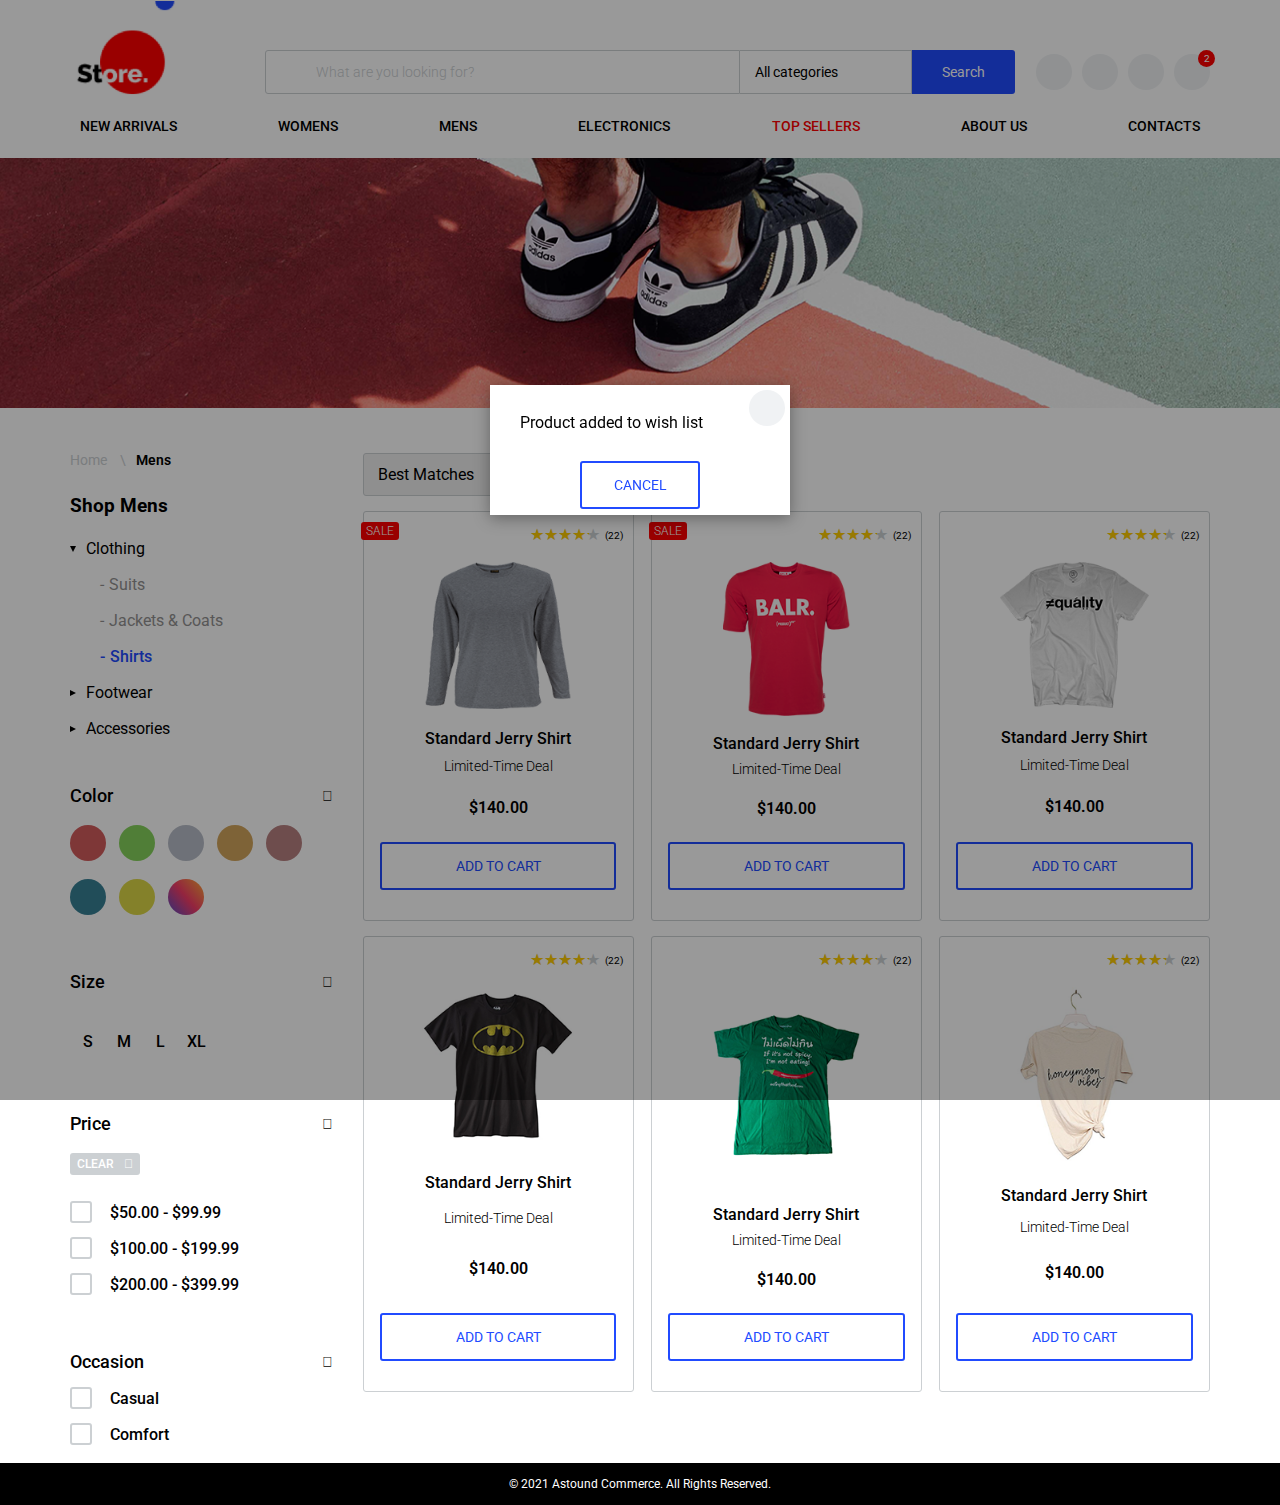
<file: bootcamp-store-dialog/bootcamp-store-dialog/index.html>
<!doctype html>
<html lang="en">

<head>
    <meta charset="UTF-8">
    <meta name="viewport" content="width=device-width, user-scalable=no, initial-scale=1.0, maximum-scale=1.0, minimum-scale=1.0">
    <meta http-equiv="X-UA-Compatible" content="ie=edge">
    <title>Bootcamp store</title>
    <link rel="stylesheet" href="https://use.fontawesome.com/releases/v5.4.2/css/all.css" integrity="sha384-/rXc/GQVaYpyDdyxK+ecHPVYJSN9bmVFBvjA/9eOB+pb3F2w2N6fc5qB9Ew5yIns" crossorigin="anonymous">
    <link rel="stylesheet" href="css/bootstrap-grid.css">
    <link rel="stylesheet" href="css/style.css">

</head>

<body>
    <header class="header">
        <div class="container">
            <a href="#" class="header__logo"></a>
            <div class="row">
                <div class="col-xs-offset-2 col-sm-7 col-lg-8">
                    <form action="" class="header__search">
                        <i class="fas fa-search header__search-icon"></i>
                        <input class="header__search-input" type="search" placeholder="What are you looking for?">
                        <div class="header__search-dropdown">
                            <span>All categories</span>
                            <i class="fas fa-caret-down"></i>
                        </div>
                        <button class="primary-btn header__search-btn">Search</button>
                    </form>
                </div>
                <div class="col-sm-3 col-lg-2">
                    <ul class="header__user-nav">
                        <li class="header__user-nav-item">
                            <a class="header__user-nav-link" href="#">
                                <i class="fas fa-heart"></i>
                            </a>
                        </li>
                        <li class="header__user-nav-item">
                            <a class="header__user-nav-link" href="#">
                                <i class="fas fa-map-marker-alt"></i>
                            </a>
                        </li>
                        <li class="header__user-nav-item">
                            <a class="header__user-nav-link" href="#">
                                <i class="fas fa-user"></i>
                            </a>
                        </li>
                        <li class="header__user-nav-item header__user-nav-item--cart">
                            <div class="header__user-nav-link">
                                <i class="fas fa-shopping-cart"></i>
                                <div class="header__user-nav-item-badge">2</div>
                            </div>

                            <div class="mini-cart">
                                <div class="mini-cart__message">Your cart</div>
                                <ul class="mini-cart__product-list">
                                    <li class="mini-cart__product-item">
                                        <div class="mini-cart__product-image">
                                            <img src="img/img1.png" alt="mini cart image">
                                        </div>
                                        <div class="mini-cart__product-info">
                                            <a href="#" class="mini-cart__product-name">Shimmer blouse</a>
                                            <div class="mini-cart__product-info-item">
                                                <span>Color:</span>
                                                <span>Black</span>
                                            </div>
                                            <div class="mini-cart__product-info-item">
                                                <span>Size:</span>
                                                <span>XL</span>
                                            </div>
                                            <div class="mini-cart__product-info-item">
                                                <span>QTY:</span>
                                                <span>1</span>
                                            </div>
                                            <div class="mini-cart__product-price">$85.00</div>
                                        </div>
                                    </li>
                                </ul>
                                <div class="mini-cart__controls">
                                    <div class="mini-cart__controls-total">
                                        <div class="mini-cart__controls-price-title">Order Subtotal:</div>
                                        <div class="mini-cart__controls-price">$85.00</div>
                                    </div>
                                    <a href="#" class="primary-btn mini-cart__controls-link">
                                        View cart
                                    </a>
                                    <a href="#" class="mini-cart__controls-link mini-cart__controls-link--secondary">
                                        Checkout
                                    </a>
                                </div>
                            </div>
                        </li>
                    </ul>
                </div>
            </div>

            <div class="row">
                <div class="col-sm-12">
                    <nav class="header__nav">
                        <ul class="header__nav-list">
                            <li class="header__nav-item">
                                <a href="#" class="header__nav-item-link">New arrivals</a>
                            </li>
                            <li class="header__nav-item">
                                <a href="#" class="header__nav-item-link">Womens</a>
                            </li>
                            <li class="header__nav-item">
                                <a href="#" class="header__nav-item-link">Mens</a>
                            </li>
                            <li class="header__nav-item">
                                <a href="#" class="header__nav-item-link">Electronics</a>
                            </li>
                            <li class="header__nav-item active">
                                <a href="#" class="header__nav-item-link">Top sellers</a>
                            </li>
                            <li class="header__nav-item">
                                <a href="#" class="header__nav-item-link">About us</a>
                            </li>
                            <li class="header__nav-item">
                                <a href="#" class="header__nav-item-link">Contacts</a>
                            </li>
                        </ul>
                    </nav>
                </div>
            </div>
        </div>
    </header>
    <div class="banner"></div>
    <div class="container">
        <div class="row">
            <aside class="col-sm-3">
                <ul class="breadcrumbs">
                    <li class="breadcrumbs__item">
                        <a class="breadcrumbs__item-link" href="#">Home</a>
                    </li>
                    <li class="breadcrumbs__item">Mens</li>
                </ul>

                <div class="left-nav">
                    <h3 class="left-nav__current-category">Shop mens</h3>
                    <ul class="left-nav__list">
                        <li class="left-nav__list-item opened">
                            <span class="left-nav__list-name">Clothing</span>
                            <ul class="left-nav__sublist">
                                <li class="left-nav__sublist-item">
                                    <a href="#" class="left-nav__sublist-link">Suits</a>
                                </li>
                                <li class="left-nav__sublist-item">
                                    <a href="#" class="left-nav__sublist-link">Jackets & Coats</a>
                                </li>
                                <li class="left-nav__sublist-item active">
                                    <a href="#" class="left-nav__sublist-link">Shirts</a>
                                </li>
                            </ul>
                        </li>
                        <li class="left-nav__list-item">
                            <span class="left-nav__list-name">Footwear</span>
                        </li>
                        <li class="left-nav__list-item">
                            <span class="left-nav__list-name">Accessories</span>
                        </li>
                    </ul>
                </div>

                <div class="filters">
                    <ul class="filters__list">
                        <li class="filters__list-item opened">
                            <span class="filters__list-name">Color</span>
                            <ul class="filters__sublist filters__list-colors">
                                <li class="filters__color-swatch red-color">
                                    <a href="#" class="filters__color-swatch-link"></a>
                                </li>

                                <li class="filters__color-swatch green-color">
                                    <a href="#" class="filters__color-swatch-link"></a>
                                </li>

                                <li class="filters__color-swatch gray-color">
                                    <a href="#" class="filters__color-swatch-link"></a>
                                </li>

                                <li class="filters__color-swatch gold-color">
                                    <a href="#" class="filters__color-swatch-link"></a>
                                </li>

                                <li class="filters__color-swatch rose-color">
                                    <a href="#" class="filters__color-swatch-link"></a>
                                </li>

                                <li class="filters__color-swatch aqua-color">
                                    <a href="#" class="filters__color-swatch-link"></a>
                                </li>

                                <li class="filters__color-swatch yellow-color">
                                    <a href="#" class="filters__color-swatch-link"></a>
                                </li>

                                <li class="filters__color-swatch multicolored">
                                    <a href="#" class="filters__color-swatch-link"></a>
                                </li>
                            </ul>
                        </li>
                        <li class="filters__list-item opened">
                            <span class="filters__list-name">Size</span>
                            <ul class="filters__sublist">
                                <li class="filters__size-swatch">
                                    <a href="#" class="filters__size-swatch-link">S</a>
                                </li>

                                <li class="filters__size-swatch">
                                    <a href="#" class="filters__size-swatch-link">M</a>
                                </li>

                                <li class="filters__size-swatch">
                                    <a href="#" class="filters__size-swatch-link">L</a>
                                </li>

                                <li class="filters__size-swatch">
                                    <a href="#" class="filters__size-swatch-link">XL</a>
                                </li>
                            </ul>
                        </li>
                        <li class="filters__list-item opened">
                            <span class="filters__list-name">Price</span>

                            <a href="#" class="filters__clear-btn">Clear</a>

                            <ul class="filters__sublist">
                                <li class="filters__checkbox-item">
                                    <label class="checkbox-container">
                                        $50.00 - $99.99
                                        <input class="primary-checkbox" type="checkbox" value="50-100">
                                        <span class="checkbox-mark"></span>
                                    </label>
                                </li>
                                <li class="filters__checkbox-item">
                                    <label class="checkbox-container">
                                        $100.00 - $199.99
                                        <input class="primary-checkbox" type="checkbox" value="100-200">
                                        <span class="checkbox-mark"></span>
                                    </label>
                                </li>
                                <li class="filters__checkbox-item">
                                    <label class="checkbox-container">
                                        $200.00 - $399.99
                                        <input class="primary-checkbox" type="checkbox" value="200-400">
                                        <span class="checkbox-mark"></span>
                                    </label>
                                </li>
                            </ul>
                        </li>
                        <li class="filters__list-item opened">
                            <span class="filters__list-name">Occasion</span>
                            <ul class="filters__sublist">
                                <li class="filters__checkbox-item">
                                    <label class="checkbox-container">
                                        Casual
                                        <input class="primary-checkbox" type="checkbox" value="casual">
                                        <span class="checkbox-mark"></span>
                                    </label>
                                </li>
                                <li class="filters__checkbox-item">
                                    <label class="checkbox-container">
                                        Comfort
                                        <input class="primary-checkbox" type="checkbox" value="comfort">
                                        <span class="checkbox-mark"></span>
                                    </label>
                                </li>
                            </ul>
                        </li>
                    </ul>
                </div>
            </aside>
            <section class="col-sm-9">
                <div class="control-panel">
                    <div class="control-panel__wrap">
                        <div class="control-panel__select-wrap">
                            <label>
                                <select class="control-panel__select" name="sort-by" id="sort-by">
                                    <option value="0">Best Matches</option>
                                    <option value="1">Price: Low to High</option>
                                    <option value="2">Price: High to Low</option>
                                </select>
                            </label>
                        </div>
                        <div class="control-panel__select-wrap">
                            <label>
                                <select class="control-panel__select" name="items-per-page" id="items-per-page">
                                    <option value="6">6</option>
                                    <option value="12">12</option>
                                    <option value="18">18</option>
                                </select>
                            </label>
                        </div>
                    </div>
                    <div class="control-panel__toggle-view">
                        <button type="button" class="control-panel__toggle-view-btn active">
                            <i class="fas fa-th"></i>
                        </button>
                        <button type="button" class="control-panel__toggle-view-btn">
                            <i class="fas fa-list"></i>
                        </button>
                    </div>
                </div>
                <ul class="product-list">
                    <li class="product-item">
                        <div class="product-item__badge">Sale</div>
                        <div class="product-item__rating">
                            <div class="product-item__rating-wrap">
                                <div class="product-item__rating--off">★★★★★</div>
                                <div class="product-item__rating--on" style="width: 85%">★★★★★</div>
                            </div>
                            <span class="product-item__rating-count">22</span>
                        </div>
                        <div class="product-item__image">
                            <img src="img/img1.png" alt="product image">
                        </div>
                        <a href="#" class="product-item__name">Standard Jerry shirt</a>
                        <span class="product-item__promotion">Limited-time deal</span>
                        <div class="product-item__price">$140.00</div>
                        <button type="button" class="primary-btn product-item__add-btn">Add to cart</button>
                    </li>
                    <li class="product-item">
                        <div class="product-item__badge">Sale</div>
                        <div class="product-item__rating">
                            <div class="product-item__rating-wrap">
                                <div class="product-item__rating--off">★★★★★</div>
                                <div class="product-item__rating--on" style="width: 85%">★★★★★</div>
                            </div>
                            <span class="product-item__rating-count">22</span>
                        </div>
                        <div class="product-item__image">
                            <img src="img/img2.png" alt="product image">
                        </div>
                        <a href="#" class="product-item__name">Standard Jerry shirt</a>
                        <span class="product-item__promotion">Limited-time deal</span>
                        <div class="product-item__price">$140.00</div>
                        <button type="button" class="primary-btn product-item__add-btn">Add to cart</button>
                    </li>
                    <li class="product-item">
                        <div class="product-item__rating">
                            <div class="product-item__rating-wrap">
                                <div class="product-item__rating--off">★★★★★</div>
                                <div class="product-item__rating--on" style="width: 85%">★★★★★</div>
                            </div>
                            <span class="product-item__rating-count">22</span>
                        </div>
                        <div class="product-item__image">
                            <img src="img/img3.png" alt="product image">
                        </div>
                        <a href="#" class="product-item__name">Standard Jerry shirt</a>
                        <span class="product-item__promotion">Limited-time deal</span>
                        <div class="product-item__price">$140.00</div>
                        <button type="button" class="primary-btn product-item__add-btn">Add to cart</button>
                    </li>
                    <li class="product-item">
                        <div class="product-item__rating">
                            <div class="product-item__rating-wrap">
                                <div class="product-item__rating--off">★★★★★</div>
                                <div class="product-item__rating--on" style="width: 85%">★★★★★</div>
                            </div>
                            <span class="product-item__rating-count">22</span>
                        </div>
                        <div class="product-item__image">
                            <img src="img/img4.png" alt="product image">
                        </div>
                        <a href="#" class="product-item__name">Standard Jerry shirt</a>
                        <span class="product-item__promotion">Limited-time deal</span>
                        <div class="product-item__price">$140.00</div>
                        <button type="button" class="primary-btn product-item__add-btn">Add to cart</button>
                    </li>
                    <li class="product-item">
                        <div class="product-item__rating">
                            <div class="product-item__rating-wrap">
                                <div class="product-item__rating--off">★★★★★</div>
                                <div class="product-item__rating--on" style="width: 85%">★★★★★</div>
                            </div>
                            <span class="product-item__rating-count">22</span>
                        </div>
                        <div class="product-item__image">
                            <img src="img/img5.png" alt="product image">
                        </div>
                        <a href="#" class="product-item__name">Standard Jerry shirt</a>
                        <span class="product-item__promotion">Limited-time deal</span>
                        <div class="product-item__price">$140.00</div>
                        <button type="button" class="primary-btn product-item__add-btn">Add to cart</button>
                    </li>
                    <li class="product-item">
                        <div class="product-item__rating">
                            <div class="product-item__rating-wrap">
                                <div class="product-item__rating--off">★★★★★</div>
                                <div class="product-item__rating--on" style="width: 85%">★★★★★</div>
                            </div>
                            <span class="product-item__rating-count">22</span>
                        </div>
                        <div class="product-item__image">
                            <img src="img/img6.png" alt="product image">
                        </div>
                        <a href="#" class="product-item__name">Standard Jerry shirt</a>
                        <span class="product-item__promotion">Limited-time deal</span>
                        <div class="product-item__price">$140.00</div>
                        <button type="button" class="primary-btn product-item__add-btn">Add to cart</button>
                    </li>
                </ul>
            </section>
        </div>
    </div>
    <footer>
        <p>&copy; 2021 Astound Commerce. All Rights Reserved.</p>
    </footer>
    <div class="dialog">
        <div class="dialog-window" id="popup-1">
            <div class="close-button">
                <a class="user-link" href="#">
                    <i class="fas fa-window-close"></i>
                </a>
            </div>
            <div class="dialog-text">
                <p>Product added to wish list</p>
            </div>
            <button type="button" class="primary-btn product-item__add-btn dialog-cancel_btn">Cancel</button>
        </div>
    </div>
    <script src="https://code.jquery.com/jquery-3.6.0.min.js" integrity="sha256-/xUj+3OJU5yExlq6GSYGSHk7tPXikynS7ogEvDej/m4=" crossorigin="anonymous"></script>
    <script src="JS/script.js"></script>
</body>

</html>
</file>
<file: homework 2/css/style.css>
@import url("https://fonts.googleapis.com/css?family=Roboto:300,400,500,700");
html {
    overflow-x: hidden;
}

body {
    padding: 0;
    margin: 0;
    background-color: #fff;
    color: #000;
    -webkit-box-sizing: border-box;
    box-sizing: border-box;
    line-height: 1;
    font-family: 'Roboto', sans-serif;
    font-weight: 400;
    font-size: 16px;
    -webkit-tap-highlight-color: transparent;
}

li {
    list-style-type: none;
}

ul,
li,
h1,
h2,
h3,
h4,
p {
    margin: 0;
    padding: 0;
}

a {
    text-decoration: none;
}

a:hover,
a:active,
a:focus {
    text-decoration: none;
}

button {
    border: none;
}

.primary-btn {
    padding: 5px 10px;
    -webkit-border-radius: 3px;
    border-radius: 3px;
    color: #fff;
    background-color: #214bff;
    -webkit-transition: .2s;
    -o-transition: .2s;
    transition: .2s;
}

.primary-btn:hover {
    background-color: #1f72ff;
}

.primary-checkbox {
    opacity: 0;
    height: 0;
    width: 0;
    cursor: pointer;
}

.checkbox-container {
    display: block;
    position: relative;
    padding-left: 40px;
    cursor: pointer;
    -webkit-user-select: none;
    -moz-user-select: none;
    -ms-user-select: none;
    user-select: none;
}

.checkbox-container .primary-checkbox:checked~.checkbox-mark {
    background-color: #214bff;
    border: none;
}

.checkbox-container .primary-checkbox:checked~.checkbox-mark:after {
    display: block;
}

.checkbox-mark {
    display: -webkit-box;
    display: -webkit-flex;
    display: -ms-flexbox;
    display: flex;
    -webkit-box-pack: center;
    -webkit-justify-content: center;
    -ms-flex-pack: center;
    justify-content: center;
    -webkit-box-align: center;
    -webkit-align-items: center;
    -ms-flex-align: center;
    align-items: center;
    position: absolute;
    top: 46%;
    -webkit-transform: translateY(-50%);
    -ms-transform: translateY(-50%);
    transform: translateY(-50%);
    left: 0;
    height: 22px;
    width: 22px;
    padding-bottom: 2px;
    border: 2px solid #ccd0d3;
    -webkit-border-radius: 3px;
    border-radius: 3px;
    background-color: #fff;
    -webkit-transition: .3s;
    -o-transition: .3s;
    transition: .3s;
}

.checkbox-mark:after {
    content: '';
    display: none;
    width: 6px;
    height: 11px;
    border: solid #fff;
    border-width: 0 2px 2px 0;
    -webkit-transform: rotate(45deg);
    -ms-transform: rotate(45deg);
    transform: rotate(45deg);
}

.header {
    padding-top: 50px;
    font-size: 14px;
}

.header__logo {
    position: absolute;
    top: 0;
    width: 110px;
    height: 100px;
    background: url("../img/logo.png") no-repeat center;
    -webkit-background-size: contain;
    background-size: contain;
}

.header__search {
    display: -webkit-box;
    display: -webkit-flex;
    display: -ms-flexbox;
    display: flex;
    height: 44px;
}

.header__search-input {
    width: 60%;
    padding: 0 20px 0 50px;
    -webkit-box-sizing: border-box;
    box-sizing: border-box;
    border: 1px solid #ccd0d3;
    -webkit-border-radius: 3px 0 0 3px;
    border-radius: 3px 0 0 3px;
}

.header__search-input::-webkit-input-placeholder {
    color: #ccd0d3;
    font-weight: 300;
}

.header__search-input:-moz-placeholder {
    color: #ccd0d3;
    font-weight: 300;
}

.header__search-input::-moz-placeholder {
    color: #ccd0d3;
    font-weight: 300;
}

.header__search-input:-ms-input-placeholder {
    color: #ccd0d3;
    font-weight: 300;
}

.header__search-icon {
    position: absolute;
    top: 50%;
    left: 30px;
    pointer-events: none;
    -webkit-transform: translateY(-50%);
    -ms-transform: translateY(-50%);
    transform: translateY(-50%);
    color: #ccd0d3;
}

.header__search-dropdown {
    display: -webkit-box;
    display: -webkit-flex;
    display: -ms-flexbox;
    display: flex;
    -webkit-box-align: center;
    -webkit-align-items: center;
    -ms-flex-align: center;
    align-items: center;
    position: relative;
    width: 25%;
    padding: 5px 25px 5px 15px;
    cursor: pointer;
    border: 1px solid #ccd0d3;
    border-left: none;
}

.header__search-dropdown i {
    position: absolute;
    right: 10px;
    pointer-events: none;
}

.header__search-btn {
    width: 15%;
    -webkit-border-bottom-left-radius: 0;
    border-bottom-left-radius: 0;
    -webkit-border-top-left-radius: 0;
    border-top-left-radius: 0;
}

.header__user-nav {
    display: -webkit-box;
    display: -webkit-flex;
    display: -ms-flexbox;
    display: flex;
    -webkit-box-pack: end;
    -webkit-justify-content: flex-end;
    -ms-flex-pack: end;
    justify-content: flex-end;
    -webkit-box-align: center;
    -webkit-align-items: center;
    -ms-flex-align: center;
    align-items: center;
    height: 44px;
}

.header__user-nav-item {
    margin-right: 10px;
}

.header__user-nav-item:last-child {
    margin-right: 0;
}

.header__user-nav-item-badge {
    display: -webkit-box;
    display: -webkit-flex;
    display: -ms-flexbox;
    display: flex;
    -webkit-box-pack: center;
    -webkit-justify-content: center;
    -ms-flex-pack: center;
    justify-content: center;
    -webkit-box-align: center;
    -webkit-align-items: center;
    -ms-flex-align: center;
    align-items: center;
    position: absolute;
    top: 0;
    right: 10px;
    height: 17px;
    width: 17px;
    -webkit-border-radius: 50%;
    border-radius: 50%;
    background-color: #ff0000;
    color: #fff;
    font-size: 10px;
}

.header__user-nav-item--cart:hover .mini-cart {
    visibility: visible;
    opacity: 1;
    -webkit-transform: translateY(0);
    -ms-transform: translateY(0);
    transform: translateY(0);
}

.header__user-nav-item--cart:hover .header__user-nav-link {
    background-color: #000;
    color: #fff;
}

.header__user-nav-link {
    display: -webkit-box;
    display: -webkit-flex;
    display: -ms-flexbox;
    display: flex;
    -webkit-box-pack: center;
    -webkit-justify-content: center;
    -ms-flex-pack: center;
    justify-content: center;
    -webkit-box-align: center;
    -webkit-align-items: center;
    -ms-flex-align: center;
    align-items: center;
    width: 36px;
    height: 36px;
    -webkit-border-radius: 50%;
    border-radius: 50%;
    background-color: #f0f2f4;
    color: #000;
    -webkit-transition: .2s;
    -o-transition: .2s;
    transition: .2s;
}

.header__user-nav-link:hover {
    background-color: #000;
    color: #fff;
}

.header__nav {
    padding: 25px 0;
}

.header__nav-list {
    display: -webkit-box;
    display: -webkit-flex;
    display: -ms-flexbox;
    display: flex;
    -webkit-box-pack: justify;
    -webkit-justify-content: space-between;
    -ms-flex-pack: justify;
    justify-content: space-between;
}

.header__nav-item-link {
    padding: 5px 10px;
    color: #000;
    text-transform: uppercase;
    font-weight: 500;
    -webkit-transition: .15s;
    -o-transition: .15s;
    transition: .15s;
}

.header__nav-item-link:hover {
    color: #ff0000;
}

.header__nav-item.active .header__nav-item-link {
    color: #ff0000;
}

.banner {
    width: 100%;
    height: 250px;
    margin-bottom: 45px;
    background: url("../img/banner.png") no-repeat center;
    -webkit-background-size: cover;
    background-size: cover;
}

.breadcrumbs {
    display: -webkit-box;
    display: -webkit-flex;
    display: -ms-flexbox;
    display: flex;
    margin-bottom: 30px;
    font-size: 14px;
}

.breadcrumbs__item:after {
    content: "\\";
    padding: 0 10px;
    color: #ccd0d3;
}

.breadcrumbs__item:last-of-type {
    font-weight: 600;
}

.breadcrumbs__item:last-of-type:after {
    content: '';
    padding-right: 0;
}

.breadcrumbs__item-link {
    color: #ccd0d3;
}

.breadcrumbs__item-link:hover {
    color: #000;
}

.left-nav__current-category {
    margin-bottom: 25px;
    text-transform: capitalize;
}

.left-nav__list-name {
    display: -webkit-box;
    display: -webkit-flex;
    display: -ms-flexbox;
    display: flex;
    -webkit-box-align: center;
    -webkit-align-items: center;
    -ms-flex-align: center;
    align-items: center;
    cursor: pointer;
}

.left-nav__list-name:before {
    content: '';
    margin-right: 10px;
    display: inline-block;
    width: 0;
    height: 0;
    border-style: solid;
    border-width: 3.5px 0 3.5px 6px;
    border-color: transparent transparent transparent #000;
}

.left-nav__list-item {
    margin-bottom: 20px;
}

.left-nav__list-item.opened .left-nav__sublist {
    display: -webkit-box;
    display: -webkit-flex;
    display: -ms-flexbox;
    display: flex;
}

.left-nav__list-item.opened .left-nav__list-name:before {
    border-width: 6px 3.5px 0 3.5px;
    border-color: #000 transparent transparent transparent;
}

.left-nav__sublist {
    display: none;
    -webkit-box-orient: vertical;
    -webkit-box-direction: normal;
    -webkit-flex-direction: column;
    -ms-flex-direction: column;
    flex-direction: column;
    margin: 20px 0 0 30px;
}

.left-nav__sublist-item {
    margin-bottom: 20px;
}

.left-nav__sublist-item:last-of-type {
    margin-bottom: 0;
}

.left-nav__sublist-item.active .left-nav__sublist-link {
    color: #214bff;
    font-weight: 500;
}

.left-nav__sublist-link {
    color: #939292;
}

.left-nav__sublist-link:before {
    content: '-';
    padding-right: 5px;
}

.filters {
    margin-top: 20px;
}

.filters__list {
    margin-top: 50px;
}

.filters__list-item {
    margin-bottom: 40px;
}

.filters__list-item:last-of-type {
    margin-bottom: 0;
}

.filters__list-name {
    display: -webkit-box;
    display: -webkit-flex;
    display: -ms-flexbox;
    display: flex;
    -webkit-box-pack: justify;
    -webkit-justify-content: space-between;
    -ms-flex-pack: justify;
    justify-content: space-between;
    -webkit-box-align: center;
    -webkit-align-items: center;
    -ms-flex-align: center;
    align-items: center;
    cursor: pointer;
    font-size: 18px;
    font-weight: 500;
}

.filters__list-name:after {
    content: '\f077';
    font-family: "Font Awesome 5 Free", sans-serif;
    font-weight: 600;
    font-size: 14px;
    -webkit-transition: .2s;
    -o-transition: .2s;
    transition: .2s;
}

.filters__list-item.opened .filters__list-name:after {
    -webkit-transform: rotate(180deg);
    -ms-transform: rotate(180deg);
    transform: rotate(180deg);
}

.filters__sublist {
    display: none;
    padding-top: 20px;
}

.filters__list-item.opened .filters__sublist {
    display: -webkit-box;
    display: -webkit-flex;
    display: -ms-flexbox;
    display: flex;
    -webkit-flex-wrap: wrap;
    -ms-flex-wrap: wrap;
    flex-wrap: wrap;
}

.filters__color-swatch {
    margin: 0 13px 15px 0;
}

.filters__color-swatch-link {
    display: inline-block;
    width: 36px;
    height: 36px;
    -webkit-border-radius: 50%;
    border-radius: 50%;
    -webkit-transition: .2s;
    -o-transition: .2s;
    transition: .2s;
}

.filters__color-swatch-link.selected {
    border: 2px solid #000;
}

.filters__color-swatch-link:hover {
    opacity: .8;
}

.filters__color-swatch.red-color .filters__color-swatch-link {
    background-color: #d35c5c;
}

.filters__color-swatch.green-color .filters__color-swatch-link {
    background-color: #86d35c;
}

.filters__color-swatch.gray-color .filters__color-swatch-link {
    background-color: #b8bdc8;
}

.filters__color-swatch.rose-color .filters__color-swatch-link {
    background-color: #b88080;
}

.filters__color-swatch.aqua-color .filters__color-swatch-link {
    background-color: #388095;
}

.filters__color-swatch.yellow-color .filters__color-swatch-link {
    background-color: #dcd747;
}

.filters__color-swatch.gold-color .filters__color-swatch-link {
    background-color: #d3a55c;
}

.filters__color-swatch.multicolored .filters__color-swatch-link {
    background-image: -webkit-linear-gradient(40deg, #534cc7 0%, #f63d68 50%, #ffac35 100%);
    background-image: -o-linear-gradient(40deg, #534cc7 0%, #f63d68 50%, #ffac35 100%);
    background-image: linear-gradient(50deg, #534cc7 0%, #f63d68 50%, #ffac35 100%);
}

.filters__size-swatch {
    margin: 13px 0 15px 0;
}

.filters__size-swatch-link {
    display: -webkit-box;
    display: -webkit-flex;
    display: -ms-flexbox;
    display: flex;
    -webkit-box-pack: center;
    -webkit-justify-content: center;
    -ms-flex-pack: center;
    justify-content: center;
    -webkit-box-align: center;
    -webkit-align-items: center;
    -ms-flex-align: center;
    align-items: center;
    width: 36px;
    height: 36px;
    color: #000;
    font-weight: 500;
    -webkit-transition: .2s;
    -o-transition: .2s;
    transition: .2s;
}

.filters__size-swatch-link:hover {
    background-color: #f0f2f4;
}

.filters__size-swatch-link.selected {
    background-color: #000;
    color: #fff;
    -webkit-border-radius: 50%;
    border-radius: 50%;
}

.filters__clear-btn {
    display: -webkit-box;
    display: -webkit-flex;
    display: -ms-flexbox;
    display: flex;
    -webkit-box-align: center;
    -webkit-align-items: center;
    -ms-flex-align: center;
    align-items: center;
    position: relative;
    padding: 5px 30px 5px 7px;
    margin: 20px 0 10px 0;
    max-width: 70px;
    -webkit-border-radius: 3px;
    border-radius: 3px;
    background-color: #ccd0d3;
    color: #fff;
    text-transform: uppercase;
    -webkit-box-sizing: border-box;
    box-sizing: border-box;
    font-weight: 500;
    font-size: 12px;
    -webkit-transition: .2s;
    -o-transition: .2s;
    transition: .2s;
}

.filters__clear-btn:after {
    position: absolute;
    right: 7px;
    content: '\f00d';
    font-family: "Font Awesome 5 Free", sans-serif;
    font-weight: 600;
}

.filters__clear-btn:hover {
    color: #fff;
    background-color: #C4C3C8;
}

.filters__checkbox-item {
    width: 100%;
    margin-bottom: 20px;
    font-weight: 500;
}

.control-panel {
    display: -webkit-box;
    display: -webkit-flex;
    display: -ms-flexbox;
    display: flex;
    -webkit-box-pack: justify;
    -webkit-justify-content: space-between;
    -ms-flex-pack: justify;
    justify-content: space-between;
    -webkit-box-align: center;
    -webkit-align-items: center;
    -ms-flex-align: center;
    align-items: center;
    margin-bottom: 15px;
}

.control-panel__wrap {
    display: -webkit-box;
    display: -webkit-flex;
    display: -ms-flexbox;
    display: flex;
}

.control-panel__select-wrap {
    margin-right: 15px;
}

.control-panel__select-wrap:last-of-type {
    margin-right: 0;
}

.control-panel__toggle-view-btn {
    opacity: .3;
    background-color: #fff;
    font-size: 26px;
    -webkit-transition: .2s;
    -o-transition: .2s;
    transition: .2s;
}

.control-panel__toggle-view-btn:hover {
    opacity: .7;
}

.control-panel__toggle-view-btn.active {
    opacity: 1;
}

.control-panel__select {
    padding: 10px;
    border-color: #ccd0d3;
    -webkit-border-radius: 3px;
    border-radius: 3px;
}

.product-list {
    display: -webkit-box;
    display: -webkit-flex;
    display: -ms-flexbox;
    display: flex;
    -webkit-box-pack: justify;
    -webkit-justify-content: space-between;
    -ms-flex-pack: justify;
    justify-content: space-between;
    -webkit-flex-wrap: wrap;
    -ms-flex-wrap: wrap;
    flex-wrap: wrap;
}

.product-item {
    display: -webkit-box;
    display: -webkit-flex;
    display: -ms-flexbox;
    display: flex;
    -webkit-box-orient: vertical;
    -webkit-box-direction: normal;
    -webkit-flex-direction: column;
    -ms-flex-direction: column;
    flex-direction: column;
    -webkit-box-align: center;
    -webkit-align-items: center;
    -ms-flex-align: center;
    align-items: center;
    -webkit-box-pack: justify;
    -webkit-justify-content: space-between;
    -ms-flex-pack: justify;
    justify-content: space-between;
    position: relative;
    width: 32%;
    padding: 50px 10px 30px 10px;
    margin-bottom: 15px;
    border: 1px solid #ccd0d3;
    -webkit-border-radius: 3px;
    border-radius: 3px;
    -webkit-transition: .3s;
    -o-transition: .3s;
    transition: .3s;
}

.product-item:hover {
    border-color: #000;
}

.product-item__rating {
    position: absolute;
    top: 15px;
    right: 10px;
}

.product-item__rating-wrap {
    float: left;
}

.product-item__rating--off {
    position: absolute;
    top: 0;
    left: 0;
    color: #ccd0d3;
}

.product-item__rating--on {
    position: relative;
    overflow: hidden;
    color: #ffcb01;
}

.product-item__rating-count {
    position: relative;
    top: -1px;
    padding-left: 5px;
    font-size: 10px;
}

.product-item__rating-count:before {
    content: '(';
}

.product-item__rating-count:after {
    content: ')';
}

.product-item__image {
    margin-bottom: 20px;
}

.product-item__image img {
    display: block;
    max-width: 80%;
    margin: auto;
}

.product-item__name {
    margin-bottom: 10px;
    color: #000;
    text-transform: capitalize;
    text-align: center;
    font-size: 16px;
    font-weight: 500;
}

.product-item__promotion {
    margin-bottom: 25px;
    text-transform: capitalize;
    text-align: center;
    font-weight: 300;
    font-size: 14px;
}

.product-item__price {
    margin-bottom: 25px;
    font-weight: 600;
}

.product-item__add-btn {
    padding: 15px;
    width: 95%;
    background-color: #fff;
    color: #214bff;
    border: 2px solid #214bff;
    text-transform: uppercase;
    font-size: 14px;
}

.product-item__add-btn:hover {
    color: #fff;
    border-color: transparent;
}

.product-item__badge {
    position: absolute;
    top: 10px;
    left: -3px;
    padding: 3px 5px;
    background-color: #ff0000;
    -webkit-border-radius: 3px;
    border-radius: 3px;
    color: #fff;
    text-transform: uppercase;
    font-weight: 300;
    font-size: 12px;
}

.mini-cart {
    visibility: hidden;
    position: absolute;
    top: 50px;
    right: 10px;
    z-index: 10;
    width: 250px;
    padding: 15px;
    opacity: 0;
    -webkit-transform: translateY(50px);
    -ms-transform: translateY(50px);
    transform: translateY(50px);
    background-color: #fff;
    -webkit-border-radius: 3px;
    border-radius: 3px;
    -webkit-box-shadow: 0 1px 50px 0 rgba(0, 0, 0, 0.15);
    box-shadow: 0 1px 50px 0 rgba(0, 0, 0, 0.15);
    font-size: 11px;
    -webkit-transition: .2s;
    -o-transition: .2s;
    transition: .2s;
}

.mini-cart:before {
    content: '';
    display: block;
    position: absolute;
    top: -20px;
    opacity: 0;
    height: 20px;
    width: 100%;
}

.mini-cart__message {
    margin-bottom: 15px;
    text-transform: capitalize;
    font-weight: 600;
}

.mini-cart__product-item {
    display: -webkit-box;
    display: -webkit-flex;
    display: -ms-flexbox;
    display: flex;
    padding-bottom: 15px;
    margin-bottom: 15px;
    border-bottom: 1px solid #ccd0d3;
}

.mini-cart__product-image img {
    display: block;
    height: 60px;
    width: 60px;
}

.mini-cart__product-name {
    margin-bottom: 15px;
    color: #000;
    text-transform: capitalize;
    font-weight: 500;
}

.mini-cart__product-info {
    display: -webkit-box;
    display: -webkit-flex;
    display: -ms-flexbox;
    display: flex;
    -webkit-box-orient: vertical;
    -webkit-box-direction: normal;
    -webkit-flex-direction: column;
    -ms-flex-direction: column;
    flex-direction: column;
    padding: 0 15px;
}

.mini-cart__product-info-item {
    margin-bottom: 10px;
    color: #888;
}

.mini-cart__product-info-item span:first-child {
    display: inline-block;
    min-width: 45%;
}

.mini-cart__product-price {
    font-weight: 600;
}

.mini-cart__controls-total {
    display: -webkit-box;
    display: -webkit-flex;
    display: -ms-flexbox;
    display: flex;
    -webkit-box-pack: justify;
    -webkit-justify-content: space-between;
    -ms-flex-pack: justify;
    justify-content: space-between;
    margin-bottom: 15px;
    font-size: 14px;
}

.mini-cart__controls-price {
    font-weight: 600;
}

.mini-cart__controls-link {
    display: block;
    padding: 15px;
    margin-bottom: 10px;
    text-align: center;
    text-transform: uppercase;
}

.mini-cart__controls-link--secondary {
    color: #888;
    -webkit-border-radius: 3px;
    border-radius: 3px;
    background-color: #f0f2f4;
    -webkit-transition: .2s;
    -o-transition: .2s;
    transition: .2s;
}

.mini-cart__controls-link--secondary:hover {
    background-color: #ccd0d3;
}

.mini-cart__controls-link.primary-btn:hover,
.mini-cart__controls-link.primary-btn:focus {
    color: #fff;
}

.footer-main__block {
    display: flex;
    justify-content: flex-start;
    color: #fff;
    background: #000;
    padding: 20px 0 20px 0;
}

.footer-item__block {
    margin-right: 10%;
}

.footer-icons__block {
    cursor: pointer;
    margin-top: 40px;
    display: flex;
    justify-content: start;
}

.footer-icon__item {
    width: 30px;
    height: 30px;
    border-radius: 50%;
    color: #000;
    background-color: #fff;
    margin-right: 10px;
    position: relative;
}

.footer-icon__item:hover {
    color: #fff;
    background-color: #214bff;
}

.footer-item__block-header {
    cursor: pointer;
    font-size: 14px;
    text-transform: uppercase;
    font-weight: 400;
}

.footer-icon__item i {
    position: absolute;
    top: 50%;
    left: 50%;
    margin-right: -50%;
    transform: translate(-50%, -50%)
}

.footer-email__item {
    position: relative;
}

.footer-email__item-input {
    outline: none;
    height: 40px;
    width: 320px;
    font-size: 12px;
    padding-left: 20px;
    border-radius: 3px;
    font-weight: 600;
    color: black;
    border: none;
}

.footer-email__item-input::placeholder {
    color: black;
    font-weight: 600;
    border: none;
}

.footer-email__item-btn {
    position: absolute;
    background-color: #214bff;
    outline: none;
    font-size: 22px;
    height: 40px;
    width: 45px;
    border-radius: 0 3px 3px 0;
    left: 300px;
}

.footer-email__item-btn:hover {
    transition: .2s ease-in-out;
    background-color: #132da1;
}

.footer-item__block-list {
    font-size: 12px;
    color: darkgray;
}

.footer-item__block-list li {
    margin-bottom: 30px;
    cursor: pointer;
}

.footer-item__reserved p {
    color: rgb(131, 131, 131);
    padding-bottom: 40px;
    font-size: 10px;
}

.footer-wrap__element {
    padding: 0 0 40px 140px;
    background: #000;
}
</file>
<file: Homework 5/css/style.css>
@import url("https://fonts.googleapis.com/css?family=Roboto:300,400,500,700");
html {
    overflow-x: hidden;
}

body {
    padding: 0;
    margin: 0;
    background-color: #fff;
    color: #000;
    -webkit-box-sizing: border-box;
    box-sizing: border-box;
    line-height: 1;
    font-family: 'Roboto', sans-serif;
    font-weight: 400;
    font-size: 16px;
    -webkit-tap-highlight-color: transparent;
}

li {
    list-style-type: none;
}

ul,
li,
h1,
h2,
h3,
h4,
p {
    margin: 0;
    padding: 0;
}

a {
    text-decoration: none;
}

a:hover,
a:active,
a:focus {
    text-decoration: none;
}

button {
    border: none;
}

.primary-btn {
    padding: 5px 10px;
    -webkit-border-radius: 3px;
    border-radius: 3px;
    color: #fff;
    background-color: #214bff;
    -webkit-transition: .2s;
    -o-transition: .2s;
    transition: .2s;
}

.primary-btn:hover {
    background-color: #1f72ff;
}

.primary-checkbox {
    opacity: 0;
    height: 0;
    width: 0;
    cursor: pointer;
}

.checkbox-container {
    display: block;
    position: relative;
    padding-left: 40px;
    cursor: pointer;
    -webkit-user-select: none;
    -moz-user-select: none;
    -ms-user-select: none;
    user-select: none;
}

.checkbox-container .primary-checkbox:checked~.checkbox-mark {
    background-color: #214bff;
    border: none;
}

.checkbox-container .primary-checkbox:checked~.checkbox-mark:after {
    display: block;
}

.checkbox-mark {
    display: -webkit-box;
    display: -webkit-flex;
    display: -ms-flexbox;
    display: flex;
    -webkit-box-pack: center;
    -webkit-justify-content: center;
    -ms-flex-pack: center;
    justify-content: center;
    -webkit-box-align: center;
    -webkit-align-items: center;
    -ms-flex-align: center;
    align-items: center;
    position: absolute;
    top: 46%;
    -webkit-transform: translateY(-50%);
    -ms-transform: translateY(-50%);
    transform: translateY(-50%);
    left: 0;
    height: 22px;
    width: 22px;
    padding-bottom: 2px;
    border: 2px solid #ccd0d3;
    -webkit-border-radius: 3px;
    border-radius: 3px;
    background-color: #fff;
    -webkit-transition: .3s;
    -o-transition: .3s;
    transition: .3s;
}

.checkbox-mark:after {
    content: '';
    display: none;
    width: 6px;
    height: 11px;
    border: solid #fff;
    border-width: 0 2px 2px 0;
    -webkit-transform: rotate(45deg);
    -ms-transform: rotate(45deg);
    transform: rotate(45deg);
}

.header {
    padding-top: 50px;
    font-size: 14px;
}

.header__logo {
    position: absolute;
    top: 0;
    width: 110px;
    height: 100px;
    background: url("../img/logo.png") no-repeat center;
    -webkit-background-size: contain;
    background-size: contain;
}

.header__search {
    display: -webkit-box;
    display: -webkit-flex;
    display: -ms-flexbox;
    display: flex;
    height: 44px;
}

.header__search-input {
    width: 60%;
    padding: 0 20px 0 50px;
    -webkit-box-sizing: border-box;
    box-sizing: border-box;
    border: 1px solid #ccd0d3;
    -webkit-border-radius: 3px 0 0 3px;
    border-radius: 3px 0 0 3px;
}

.header__search-input::-webkit-input-placeholder {
    color: #ccd0d3;
    font-weight: 300;
}

.header__search-input:-moz-placeholder {
    color: #ccd0d3;
    font-weight: 300;
}

.header__search-input::-moz-placeholder {
    color: #ccd0d3;
    font-weight: 300;
}

.header__search-input:-ms-input-placeholder {
    color: #ccd0d3;
    font-weight: 300;
}

.header__search-icon {
    position: absolute;
    top: 50%;
    left: 30px;
    pointer-events: none;
    -webkit-transform: translateY(-50%);
    -ms-transform: translateY(-50%);
    transform: translateY(-50%);
    color: #ccd0d3;
}

.header__search-dropdown {
    display: -webkit-box;
    display: -webkit-flex;
    display: -ms-flexbox;
    display: flex;
    -webkit-box-align: center;
    -webkit-align-items: center;
    -ms-flex-align: center;
    align-items: center;
    position: relative;
    width: 25%;
    padding: 5px 25px 5px 15px;
    cursor: pointer;
    border: 1px solid #ccd0d3;
    border-left: none;
}

.header__search-dropdown i {
    position: absolute;
    right: 10px;
    pointer-events: none;
}

.header__search-btn {
    width: 15%;
    -webkit-border-bottom-left-radius: 0;
    border-bottom-left-radius: 0;
    -webkit-border-top-left-radius: 0;
    border-top-left-radius: 0;
}

.header__user-nav {
    display: -webkit-box;
    display: -webkit-flex;
    display: -ms-flexbox;
    display: flex;
    -webkit-box-pack: end;
    -webkit-justify-content: flex-end;
    -ms-flex-pack: end;
    justify-content: flex-end;
    -webkit-box-align: center;
    -webkit-align-items: center;
    -ms-flex-align: center;
    align-items: center;
    height: 44px;
}

.header__user-nav-item {
    margin-right: 10px;
}

.header__user-nav-item:last-child {
    margin-right: 0;
}

.header__user-nav-item-badge {
    display: -webkit-box;
    display: -webkit-flex;
    display: -ms-flexbox;
    display: flex;
    -webkit-box-pack: center;
    -webkit-justify-content: center;
    -ms-flex-pack: center;
    justify-content: center;
    -webkit-box-align: center;
    -webkit-align-items: center;
    -ms-flex-align: center;
    align-items: center;
    position: absolute;
    top: 0;
    right: 10px;
    height: 17px;
    width: 17px;
    -webkit-border-radius: 50%;
    border-radius: 50%;
    background-color: #ff0000;
    color: #fff;
    font-size: 10px;
}

.header__user-nav-item--cart:hover .mini-cart {
    visibility: visible;
    opacity: 1;
    -webkit-transform: translateY(0);
    -ms-transform: translateY(0);
    transform: translateY(0);
}

.header__user-nav-item--cart:hover .header__user-nav-link {
    background-color: #000;
    color: #fff;
}

.header__user-nav-link {
    display: -webkit-box;
    display: -webkit-flex;
    display: -ms-flexbox;
    display: flex;
    -webkit-box-pack: center;
    -webkit-justify-content: center;
    -ms-flex-pack: center;
    justify-content: center;
    -webkit-box-align: center;
    -webkit-align-items: center;
    -ms-flex-align: center;
    align-items: center;
    width: 36px;
    height: 36px;
    -webkit-border-radius: 50%;
    border-radius: 50%;
    background-color: #f0f2f4;
    color: #000;
    -webkit-transition: .2s;
    -o-transition: .2s;
    transition: .2s;
}

.header__user-nav-link:hover {
    background-color: #000;
    color: #fff;
}

.header__nav {
    padding: 25px 0;
}

.header__nav-list {
    display: -webkit-box;
    display: -webkit-flex;
    display: -ms-flexbox;
    display: flex;
    -webkit-box-pack: justify;
    -webkit-justify-content: space-between;
    -ms-flex-pack: justify;
    justify-content: space-between;
}

.header__nav-item-link {
    padding: 5px 10px;
    color: #000;
    text-transform: uppercase;
    font-weight: 500;
    -webkit-transition: .15s;
    -o-transition: .15s;
    transition: .15s;
}

.header__nav-item-link:hover {
    color: #ff0000;
}

.header__nav-item.active .header__nav-item-link {
    color: #ff0000;
}

.banner {
    width: 100%;
    height: 250px;
    margin-bottom: 45px;
    background: url("../img/banner.png") no-repeat center;
    -webkit-background-size: cover;
    background-size: cover;
}

.breadcrumbs {
    display: -webkit-box;
    display: -webkit-flex;
    display: -ms-flexbox;
    display: flex;
    margin-bottom: 30px;
    font-size: 14px;
}

.breadcrumbs__item:after {
    content: "\\";
    padding: 0 10px;
    color: #ccd0d3;
}

.breadcrumbs__item:last-of-type {
    font-weight: 600;
}

.breadcrumbs__item:last-of-type:after {
    content: '';
    padding-right: 0;
}

.breadcrumbs__item-link {
    color: #ccd0d3;
}

.breadcrumbs__item-link:hover {
    color: #000;
}

.left-nav__current-category {
    margin-bottom: 25px;
    text-transform: capitalize;
}

.left-nav__list-name {
    display: -webkit-box;
    display: -webkit-flex;
    display: -ms-flexbox;
    display: flex;
    -webkit-box-align: center;
    -webkit-align-items: center;
    -ms-flex-align: center;
    align-items: center;
    cursor: pointer;
}

.left-nav__list-name:before {
    content: '';
    margin-right: 10px;
    display: inline-block;
    width: 0;
    height: 0;
    border-style: solid;
    border-width: 3.5px 0 3.5px 6px;
    border-color: transparent transparent transparent #000;
}

.left-nav__list-item {
    margin-bottom: 20px;
}

.left-nav__list-item.opened .left-nav__sublist {
    display: -webkit-box;
    display: -webkit-flex;
    display: -ms-flexbox;
    display: flex;
}

.left-nav__list-item.opened .left-nav__list-name:before {
    border-width: 6px 3.5px 0 3.5px;
    border-color: #000 transparent transparent transparent;
}

.left-nav__sublist {
    display: none;
    -webkit-box-orient: vertical;
    -webkit-box-direction: normal;
    -webkit-flex-direction: column;
    -ms-flex-direction: column;
    flex-direction: column;
    margin: 20px 0 0 30px;
}

.left-nav__sublist-item {
    margin-bottom: 20px;
}

.left-nav__sublist-item:last-of-type {
    margin-bottom: 0;
}

.left-nav__sublist-item.active .left-nav__sublist-link {
    color: #214bff;
    font-weight: 500;
}

.left-nav__sublist-link {
    color: #939292;
}

.left-nav__sublist-link:before {
    content: '-';
    padding-right: 5px;
}

.filters {
    margin-top: 20px;
}

.filters__list {
    margin-top: 50px;
}

.filters__list-item {
    margin-bottom: 40px;
}

.filters__list-item:last-of-type {
    margin-bottom: 0;
}

.filters__list-name {
    display: -webkit-box;
    display: -webkit-flex;
    display: -ms-flexbox;
    display: flex;
    -webkit-box-pack: justify;
    -webkit-justify-content: space-between;
    -ms-flex-pack: justify;
    justify-content: space-between;
    -webkit-box-align: center;
    -webkit-align-items: center;
    -ms-flex-align: center;
    align-items: center;
    cursor: pointer;
    font-size: 18px;
    font-weight: 500;
}

.filters__list-name:after {
    content: '\f077';
    font-family: "Font Awesome 5 Free", sans-serif;
    font-weight: 600;
    font-size: 14px;
    -webkit-transition: .2s;
    -o-transition: .2s;
    transition: .2s;
}

.filters__list-item.opened .filters__list-name:after {
    -webkit-transform: rotate(180deg);
    -ms-transform: rotate(180deg);
    transform: rotate(180deg);
}

.filters__sublist {
    display: none;
    padding-top: 20px;
}

.filters__list-item.opened .filters__sublist {
    display: -webkit-box;
    display: -webkit-flex;
    display: -ms-flexbox;
    display: flex;
    -webkit-flex-wrap: wrap;
    -ms-flex-wrap: wrap;
    flex-wrap: wrap;
}

.filters__color-swatch {
    margin: 0 13px 15px 0;
}

.filters__color-swatch-link {
    display: inline-block;
    width: 36px;
    height: 36px;
    -webkit-border-radius: 50%;
    border-radius: 50%;
    -webkit-transition: .2s;
    -o-transition: .2s;
    transition: .2s;
}

.filters__color-swatch-link.selected {
    border: 2px solid #000;
}

.filters__color-swatch-link:hover {
    opacity: .8;
}

.filters__color-swatch.red-color .filters__color-swatch-link {
    background-color: #d35c5c;
}

.filters__color-swatch.green-color .filters__color-swatch-link {
    background-color: #86d35c;
}

.filters__color-swatch.gray-color .filters__color-swatch-link {
    background-color: #b8bdc8;
}

.filters__color-swatch.rose-color .filters__color-swatch-link {
    background-color: #b88080;
}

.filters__color-swatch.aqua-color .filters__color-swatch-link {
    background-color: #388095;
}

.filters__color-swatch.yellow-color .filters__color-swatch-link {
    background-color: #dcd747;
}

.filters__color-swatch.gold-color .filters__color-swatch-link {
    background-color: #d3a55c;
}

.filters__color-swatch.multicolored .filters__color-swatch-link {
    background-image: -webkit-linear-gradient(40deg, #534cc7 0%, #f63d68 50%, #ffac35 100%);
    background-image: -o-linear-gradient(40deg, #534cc7 0%, #f63d68 50%, #ffac35 100%);
    background-image: linear-gradient(50deg, #534cc7 0%, #f63d68 50%, #ffac35 100%);
}

.filters__size-swatch {
    margin: 13px 0 15px 0;
}

.filters__size-swatch-link {
    display: -webkit-box;
    display: -webkit-flex;
    display: -ms-flexbox;
    display: flex;
    -webkit-box-pack: center;
    -webkit-justify-content: center;
    -ms-flex-pack: center;
    justify-content: center;
    -webkit-box-align: center;
    -webkit-align-items: center;
    -ms-flex-align: center;
    align-items: center;
    width: 36px;
    height: 36px;
    color: #000;
    font-weight: 500;
    -webkit-transition: .2s;
    -o-transition: .2s;
    transition: .2s;
}

.filters__size-swatch-link:hover {
    background-color: #f0f2f4;
}

.filters__size-swatch-link.selected {
    background-color: #000;
    color: #fff;
    -webkit-border-radius: 50%;
    border-radius: 50%;
}

.filters__clear-btn {
    display: -webkit-box;
    display: -webkit-flex;
    display: -ms-flexbox;
    display: flex;
    -webkit-box-align: center;
    -webkit-align-items: center;
    -ms-flex-align: center;
    align-items: center;
    position: relative;
    padding: 5px 30px 5px 7px;
    margin: 20px 0 10px 0;
    max-width: 70px;
    -webkit-border-radius: 3px;
    border-radius: 3px;
    background-color: #ccd0d3;
    color: #fff;
    text-transform: uppercase;
    -webkit-box-sizing: border-box;
    box-sizing: border-box;
    font-weight: 500;
    font-size: 12px;
    -webkit-transition: .2s;
    -o-transition: .2s;
    transition: .2s;
}

.filters__clear-btn:after {
    position: absolute;
    right: 7px;
    content: '\f00d';
    font-family: "Font Awesome 5 Free", sans-serif;
    font-weight: 600;
}

.filters__clear-btn:hover {
    color: #fff;
    background-color: #C4C3C8;
}

.filters__checkbox-item {
    width: 100%;
    margin-bottom: 20px;
    font-weight: 500;
}

.control-panel {
    display: -webkit-box;
    display: -webkit-flex;
    display: -ms-flexbox;
    display: flex;
    -webkit-box-pack: justify;
    -webkit-justify-content: space-between;
    -ms-flex-pack: justify;
    justify-content: space-between;
    -webkit-box-align: center;
    -webkit-align-items: center;
    -ms-flex-align: center;
    align-items: center;
    margin-bottom: 15px;
}

.control-panel__wrap {
    display: -webkit-box;
    display: -webkit-flex;
    display: -ms-flexbox;
    display: flex;
}

.control-panel__select-wrap {
    margin-right: 15px;
}

.control-panel__select-wrap:last-of-type {
    margin-right: 0;
}

.control-panel__toggle-view-btn {
    opacity: .3;
    background-color: #fff;
    font-size: 26px;
    -webkit-transition: .2s;
    -o-transition: .2s;
    transition: .2s;
}

.control-panel__toggle-view-btn:hover {
    opacity: .7;
}

.control-panel__toggle-view-btn.active {
    opacity: 1;
}

.control-panel__select {
    padding: 10px;
    border-color: #ccd0d3;
    -webkit-border-radius: 3px;
    border-radius: 3px;
}

.product-list {
    display: -webkit-box;
    display: -webkit-flex;
    display: -ms-flexbox;
    display: flex;
    -webkit-box-pack: justify;
    -webkit-justify-content: space-between;
    -ms-flex-pack: justify;
    justify-content: space-between;
    -webkit-flex-wrap: wrap;
    -ms-flex-wrap: wrap;
    flex-wrap: wrap;
}

.product-item {
    display: -webkit-box;
    display: -webkit-flex;
    display: -ms-flexbox;
    display: flex;
    -webkit-box-orient: vertical;
    -webkit-box-direction: normal;
    -webkit-flex-direction: column;
    -ms-flex-direction: column;
    flex-direction: column;
    -webkit-box-align: center;
    -webkit-align-items: center;
    -ms-flex-align: center;
    align-items: center;
    -webkit-box-pack: justify;
    -webkit-justify-content: space-between;
    -ms-flex-pack: justify;
    justify-content: space-between;
    position: relative;
    width: 32%;
    padding: 50px 10px 30px 10px;
    margin-bottom: 15px;
    border: 1px solid #ccd0d3;
    -webkit-border-radius: 3px;
    border-radius: 3px;
    -webkit-transition: .3s;
    -o-transition: .3s;
    transition: .3s;
}

.product-item:hover {
    border-color: #000;
}

.product-item__rating {
    position: absolute;
    top: 15px;
    right: 10px;
}

.product-item__rating-wrap {
    float: left;
}

.product-item__rating--off {
    position: absolute;
    top: 0;
    left: 0;
    color: #ccd0d3;
}

.product-item__rating--on {
    position: relative;
    overflow: hidden;
    color: #ffcb01;
}

.product-item__rating-count {
    position: relative;
    top: -1px;
    padding-left: 5px;
    font-size: 10px;
}

.product-item__rating-count:before {
    content: '(';
}

.product-item__rating-count:after {
    content: ')';
}

.product-item__image {
    margin-bottom: 20px;
}

.product-item__image img {
    display: block;
    max-width: 80%;
    margin: auto;
}

.product-item__name {
    margin-bottom: 10px;
    color: #000;
    text-transform: capitalize;
    text-align: center;
    font-size: 16px;
    font-weight: 500;
}

.product-item__promotion {
    margin-bottom: 25px;
    text-transform: capitalize;
    text-align: center;
    font-weight: 300;
    font-size: 14px;
}

.product-item__price {
    margin-bottom: 25px;
    font-weight: 600;
}

.product-item__add-btn {
    padding: 15px;
    width: 95%;
    background-color: #fff;
    color: #214bff;
    border: 2px solid #214bff;
    text-transform: uppercase;
    font-size: 14px;
}

.product-item__add-btn:hover {
    color: #fff;
    border-color: transparent;
}

.product-item__badge {
    position: absolute;
    top: 10px;
    left: -3px;
    padding: 3px 5px;
    background-color: #ff0000;
    -webkit-border-radius: 3px;
    border-radius: 3px;
    color: #fff;
    text-transform: uppercase;
    font-weight: 300;
    font-size: 12px;
}

.mini-cart {
    visibility: hidden;
    position: absolute;
    top: 50px;
    right: 10px;
    z-index: 10;
    width: 250px;
    padding: 15px;
    opacity: 0;
    -webkit-transform: translateY(50px);
    -ms-transform: translateY(50px);
    transform: translateY(50px);
    background-color: #fff;
    -webkit-border-radius: 3px;
    border-radius: 3px;
    -webkit-box-shadow: 0 1px 50px 0 rgba(0, 0, 0, 0.15);
    box-shadow: 0 1px 50px 0 rgba(0, 0, 0, 0.15);
    font-size: 11px;
    -webkit-transition: .2s;
    -o-transition: .2s;
    transition: .2s;
}

.mini-cart:before {
    content: '';
    display: block;
    position: absolute;
    top: -20px;
    opacity: 0;
    height: 20px;
    width: 100%;
}

.mini-cart__message {
    margin-bottom: 15px;
    text-transform: capitalize;
    font-weight: 600;
}

.mini-cart__product-item {
    display: -webkit-box;
    display: -webkit-flex;
    display: -ms-flexbox;
    display: flex;
    padding-bottom: 15px;
    margin-bottom: 15px;
    border-bottom: 1px solid #ccd0d3;
}

.mini-cart__product-image img {
    display: block;
    height: 60px;
    width: 60px;
}

.mini-cart__product-name {
    margin-bottom: 15px;
    color: #000;
    text-transform: capitalize;
    font-weight: 500;
}

.mini-cart__product-info {
    display: -webkit-box;
    display: -webkit-flex;
    display: -ms-flexbox;
    display: flex;
    -webkit-box-orient: vertical;
    -webkit-box-direction: normal;
    -webkit-flex-direction: column;
    -ms-flex-direction: column;
    flex-direction: column;
    padding: 0 15px;
}

.mini-cart__product-info-item {
    margin-bottom: 10px;
    color: #888;
}

.mini-cart__product-info-item span:first-child {
    display: inline-block;
    min-width: 45%;
}

.mini-cart__product-price {
    font-weight: 600;
}

.mini-cart__controls-total {
    display: -webkit-box;
    display: -webkit-flex;
    display: -ms-flexbox;
    display: flex;
    -webkit-box-pack: justify;
    -webkit-justify-content: space-between;
    -ms-flex-pack: justify;
    justify-content: space-between;
    margin-bottom: 15px;
    font-size: 14px;
}

.mini-cart__controls-price {
    font-weight: 600;
}

.mini-cart__controls-link {
    display: block;
    padding: 15px;
    margin-bottom: 10px;
    text-align: center;
    text-transform: uppercase;
}

.mini-cart__controls-link--secondary {
    color: #888;
    -webkit-border-radius: 3px;
    border-radius: 3px;
    background-color: #f0f2f4;
    -webkit-transition: .2s;
    -o-transition: .2s;
    transition: .2s;
}

.mini-cart__controls-link--secondary:hover {
    background-color: #ccd0d3;
}

.mini-cart__controls-link.primary-btn:hover,
.mini-cart__controls-link.primary-btn:focus {
    color: #fff;
}

.product-basket__table {
    width: 74%;
    float: right;
    margin-bottom: 30px;
}

.product-basket__table caption {
    margin-right: 9%;
    font-size: 30px;
    margin-bottom: 25px;
}

.product-basket__head {
    border-bottom: 2px solid rgb(189, 189, 189);
}

.product-basket__table td {
    text-align: center;
}

.product-basket__table th,
td {
    padding: 10px 30px;
}


/* .product-basket {

}

.product-basket__body {
    margin-left: 20%;
}

.product-basket__body th,
td {}

.product-basket__body tr:first-child {
    border-bottom: 1px solid rgb(189, 189, 189);
} */

.footer-main__block {
    display: flex;
    justify-content: flex-start;
    color: #fff;
    background: #000;
    padding: 20px 0 20px 0;
}

.footer-item__block {
    margin-right: 10%;
}

.footer-icons__block {
    cursor: pointer;
    margin-top: 40px;
    display: flex;
    justify-content: start;
}

.footer-icon__item {
    width: 30px;
    height: 30px;
    border-radius: 50%;
    color: #000;
    background-color: #fff;
    margin-right: 10px;
    position: relative;
}

.footer-icon__item:hover {
    color: #fff;
    background-color: #214bff;
}

.footer-item__block-header {
    cursor: pointer;
    font-size: 14px;
    text-transform: uppercase;
    font-weight: 400;
}

.footer-icon__item i {
    position: absolute;
    top: 50%;
    left: 50%;
    margin-right: -50%;
    transform: translate(-50%, -50%)
}

.footer-email__item {
    position: relative;
}

.footer-email__item-input {
    outline: none;
    height: 40px;
    width: 320px;
    font-size: 12px;
    padding-left: 20px;
    border-radius: 3px;
    font-weight: 600;
    color: black;
    border: none;
}

.footer-email__item-input::placeholder {
    color: black;
    font-weight: 600;
    border: none;
}

.footer-email__item-btn {
    position: absolute;
    background-color: #214bff;
    outline: none;
    font-size: 22px;
    height: 40px;
    width: 45px;
    border-radius: 0 3px 3px 0;
    left: 300px;
}

.footer-email__item-btn:hover {
    transition: .2s ease-in-out;
    background-color: #132da1;
}

.footer-item__block-list {
    font-size: 12px;
    color: darkgray;
}

.footer-item__block-list li {
    margin-bottom: 30px;
    cursor: pointer;
}

.footer-item__reserved p {
    color: rgb(131, 131, 131);
    padding-bottom: 40px;
    font-size: 10px;
}

.footer-wrap__element {
    padding: 0 0 40px 140px;
    background: #000;
}

.item-remove {
    cursor: pointer;
    color: #0000EE;
    text-decoration: underline;
}
</file>
<file: Homework 7/css/style.css>
@import url("https://fonts.googleapis.com/css?family=Roboto:300,400,500,700");
html {
    overflow-x: hidden;
}

body {
    padding: 0;
    margin: 0;
    background-color: #fff;
    color: #000;
    -webkit-box-sizing: border-box;
    box-sizing: border-box;
    line-height: 1;
    font-family: 'Roboto', sans-serif;
    font-weight: 400;
    font-size: 16px;
    -webkit-tap-highlight-color: transparent;
}

li {
    list-style-type: none;
}

ul,
li,
h1,
h2,
h3,
h4,
p {
    margin: 0;
    padding: 0;
}

a {
    text-decoration: none;
}

a:hover,
a:active,
a:focus {
    text-decoration: none;
}

button {
    border: none;
}

.primary-btn {
    padding: 5px 10px;
    -webkit-border-radius: 3px;
    border-radius: 3px;
    color: #fff;
    background-color: #214bff;
    -webkit-transition: .2s;
    -o-transition: .2s;
    transition: .2s;
}

.primary-btn:hover {
    background-color: #1f72ff;
}

.primary-checkbox {
    opacity: 0;
    height: 0;
    width: 0;
    cursor: pointer;
}

.checkbox-container {
    display: block;
    position: relative;
    padding-left: 40px;
    cursor: pointer;
    -webkit-user-select: none;
    -moz-user-select: none;
    -ms-user-select: none;
    user-select: none;
}

.checkbox-container .primary-checkbox:checked~.checkbox-mark {
    background-color: #214bff;
    border: none;
}

.checkbox-container .primary-checkbox:checked~.checkbox-mark:after {
    display: block;
}

.checkbox-mark {
    display: -webkit-box;
    display: -webkit-flex;
    display: -ms-flexbox;
    display: flex;
    -webkit-box-pack: center;
    -webkit-justify-content: center;
    -ms-flex-pack: center;
    justify-content: center;
    -webkit-box-align: center;
    -webkit-align-items: center;
    -ms-flex-align: center;
    align-items: center;
    position: absolute;
    top: 46%;
    -webkit-transform: translateY(-50%);
    -ms-transform: translateY(-50%);
    transform: translateY(-50%);
    left: 0;
    height: 22px;
    width: 22px;
    padding-bottom: 2px;
    border: 2px solid #ccd0d3;
    -webkit-border-radius: 3px;
    border-radius: 3px;
    background-color: #fff;
    -webkit-transition: .3s;
    -o-transition: .3s;
    transition: .3s;
}

.checkbox-mark:after {
    content: '';
    display: none;
    width: 6px;
    height: 11px;
    border: solid #fff;
    border-width: 0 2px 2px 0;
    -webkit-transform: rotate(45deg);
    -ms-transform: rotate(45deg);
    transform: rotate(45deg);
}

.header {
    padding-top: 50px;
    font-size: 14px;
}

.header__logo {
    position: absolute;
    top: 0;
    width: 110px;
    height: 100px;
    background: url("../img/logo.png") no-repeat center;
    -webkit-background-size: contain;
    background-size: contain;
}

.header__search {
    display: -webkit-box;
    display: -webkit-flex;
    display: -ms-flexbox;
    display: flex;
    height: 44px;
}

.header__search-input {
    width: 60%;
    padding: 0 20px 0 50px;
    -webkit-box-sizing: border-box;
    box-sizing: border-box;
    border: 1px solid #ccd0d3;
    -webkit-border-radius: 3px 0 0 3px;
    border-radius: 3px 0 0 3px;
}

.header__search-input::-webkit-input-placeholder {
    color: #ccd0d3;
    font-weight: 300;
}

.header__search-input:-moz-placeholder {
    color: #ccd0d3;
    font-weight: 300;
}

.header__search-input::-moz-placeholder {
    color: #ccd0d3;
    font-weight: 300;
}

.header__search-input:-ms-input-placeholder {
    color: #ccd0d3;
    font-weight: 300;
}

.header__search-icon {
    position: absolute;
    top: 50%;
    left: 30px;
    pointer-events: none;
    -webkit-transform: translateY(-50%);
    -ms-transform: translateY(-50%);
    transform: translateY(-50%);
    color: #ccd0d3;
}

.header__search-dropdown {
    display: -webkit-box;
    display: -webkit-flex;
    display: -ms-flexbox;
    display: flex;
    -webkit-box-align: center;
    -webkit-align-items: center;
    -ms-flex-align: center;
    align-items: center;
    position: relative;
    width: 25%;
    padding: 5px 25px 5px 15px;
    cursor: pointer;
    border: 1px solid #ccd0d3;
    border-left: none;
}

.header__search-dropdown i {
    position: absolute;
    right: 10px;
    pointer-events: none;
}

.header__search-btn {
    width: 15%;
    -webkit-border-bottom-left-radius: 0;
    border-bottom-left-radius: 0;
    -webkit-border-top-left-radius: 0;
    border-top-left-radius: 0;
}

.header__user-nav {
    display: -webkit-box;
    display: -webkit-flex;
    display: -ms-flexbox;
    display: flex;
    -webkit-box-pack: end;
    -webkit-justify-content: flex-end;
    -ms-flex-pack: end;
    justify-content: flex-end;
    -webkit-box-align: center;
    -webkit-align-items: center;
    -ms-flex-align: center;
    align-items: center;
    height: 44px;
}

.header__user-nav-item {
    margin-right: 10px;
}

.header__user-nav-item:last-child {
    margin-right: 0;
}

.header__user-nav-item-badge {
    display: -webkit-box;
    display: -webkit-flex;
    display: -ms-flexbox;
    display: flex;
    -webkit-box-pack: center;
    -webkit-justify-content: center;
    -ms-flex-pack: center;
    justify-content: center;
    -webkit-box-align: center;
    -webkit-align-items: center;
    -ms-flex-align: center;
    align-items: center;
    position: absolute;
    top: 0;
    right: 10px;
    height: 17px;
    width: 17px;
    -webkit-border-radius: 50%;
    border-radius: 50%;
    background-color: #ff0000;
    color: #fff;
    font-size: 10px;
}

.header__user-nav-item--cart:hover .mini-cart {
    visibility: visible;
    opacity: 1;
    -webkit-transform: translateY(0);
    -ms-transform: translateY(0);
    transform: translateY(0);
}

.header__user-nav-item--cart:hover .header__user-nav-link {
    background-color: #000;
    color: #fff;
}

.header__user-nav-link {
    display: -webkit-box;
    display: -webkit-flex;
    display: -ms-flexbox;
    display: flex;
    -webkit-box-pack: center;
    -webkit-justify-content: center;
    -ms-flex-pack: center;
    justify-content: center;
    -webkit-box-align: center;
    -webkit-align-items: center;
    -ms-flex-align: center;
    align-items: center;
    width: 36px;
    height: 36px;
    -webkit-border-radius: 50%;
    border-radius: 50%;
    background-color: #f0f2f4;
    color: #000;
    -webkit-transition: .2s;
    -o-transition: .2s;
    transition: .2s;
}

.header__user-nav-link:hover {
    background-color: #000;
    color: #fff;
}

.header__nav {
    padding: 25px 0;
}

.header__nav-list {
    display: -webkit-box;
    display: -webkit-flex;
    display: -ms-flexbox;
    display: flex;
    -webkit-box-pack: justify;
    -webkit-justify-content: space-between;
    -ms-flex-pack: justify;
    justify-content: space-between;
}

.header__nav-item-link {
    padding: 5px 10px;
    color: #000;
    text-transform: uppercase;
    font-weight: 500;
    -webkit-transition: .15s;
    -o-transition: .15s;
    transition: .15s;
}

.header__nav-item-link:hover {
    color: #ff0000;
}

.header__nav-item.active .header__nav-item-link {
    color: #ff0000;
}

.banner {
    width: 100%;
    height: 250px;
    margin-bottom: 45px;
    background: url("../img/banner.png") no-repeat center;
    -webkit-background-size: cover;
    background-size: cover;
}

.breadcrumbs {
    display: -webkit-box;
    display: -webkit-flex;
    display: -ms-flexbox;
    display: flex;
    margin-bottom: 30px;
    font-size: 14px;
}

.breadcrumbs__item:after {
    content: "\\";
    padding: 0 10px;
    color: #ccd0d3;
}

.breadcrumbs__item:last-of-type {
    font-weight: 600;
}

.breadcrumbs__item:last-of-type:after {
    content: '';
    padding-right: 0;
}

.breadcrumbs__item-link {
    color: #ccd0d3;
}

.breadcrumbs__item-link:hover {
    color: #000;
}

.left-nav__current-category {
    margin-bottom: 25px;
    text-transform: capitalize;
}

.left-nav__list-name {
    display: -webkit-box;
    display: -webkit-flex;
    display: -ms-flexbox;
    display: flex;
    -webkit-box-align: center;
    -webkit-align-items: center;
    -ms-flex-align: center;
    align-items: center;
    cursor: pointer;
}

.left-nav__list-name:before {
    content: '';
    margin-right: 10px;
    display: inline-block;
    width: 0;
    height: 0;
    border-style: solid;
    border-width: 3.5px 0 3.5px 6px;
    border-color: transparent transparent transparent #000;
}

.left-nav__list-item {
    margin-bottom: 20px;
}

.left-nav__list-item.opened .left-nav__sublist {
    display: -webkit-box;
    display: -webkit-flex;
    display: -ms-flexbox;
    display: flex;
}

.left-nav__list-item.opened .left-nav__list-name:before {
    border-width: 6px 3.5px 0 3.5px;
    border-color: #000 transparent transparent transparent;
}

.left-nav__sublist {
    display: none;
    -webkit-box-orient: vertical;
    -webkit-box-direction: normal;
    -webkit-flex-direction: column;
    -ms-flex-direction: column;
    flex-direction: column;
    margin: 20px 0 0 30px;
}

.left-nav__sublist-item {
    margin-bottom: 20px;
}

.left-nav__sublist-item:last-of-type {
    margin-bottom: 0;
}

.left-nav__sublist-item.active .left-nav__sublist-link {
    color: #214bff;
    font-weight: 500;
}

.left-nav__sublist-link {
    color: #939292;
}

.left-nav__sublist-link:before {
    content: '-';
    padding-right: 5px;
}

.filters {
    margin-top: 20px;
}

.filters__list {
    margin-top: 50px;
}

.filters__list-item {
    margin-bottom: 40px;
}

.filters__list-item:last-of-type {
    margin-bottom: 0;
}

.filters__list-name {
    display: -webkit-box;
    display: -webkit-flex;
    display: -ms-flexbox;
    display: flex;
    -webkit-box-pack: justify;
    -webkit-justify-content: space-between;
    -ms-flex-pack: justify;
    justify-content: space-between;
    -webkit-box-align: center;
    -webkit-align-items: center;
    -ms-flex-align: center;
    align-items: center;
    cursor: pointer;
    font-size: 18px;
    font-weight: 500;
}

.filters__list-name:after {
    content: '\f077';
    font-family: "Font Awesome 5 Free", sans-serif;
    font-weight: 600;
    font-size: 14px;
    -webkit-transition: .2s;
    -o-transition: .2s;
    transition: .2s;
}

.filters__list-item.opened .filters__list-name:after {
    -webkit-transform: rotate(180deg);
    -ms-transform: rotate(180deg);
    transform: rotate(180deg);
}

.filters__sublist {
    display: none;
    padding-top: 20px;
}

.filters__list-item.opened .filters__sublist {
    display: -webkit-box;
    display: -webkit-flex;
    display: -ms-flexbox;
    display: flex;
    -webkit-flex-wrap: wrap;
    -ms-flex-wrap: wrap;
    flex-wrap: wrap;
}

.filters__color-swatch {
    margin: 0 13px 15px 0;
}

.filters__color-swatch-link {
    display: inline-block;
    width: 36px;
    height: 36px;
    -webkit-border-radius: 50%;
    border-radius: 50%;
    -webkit-transition: .2s;
    -o-transition: .2s;
    transition: .2s;
}

.filters__color-swatch-link.selected {
    border: 2px solid #000;
}

.filters__color-swatch-link:hover {
    opacity: .8;
}

.filters__color-swatch.red-color .filters__color-swatch-link {
    background-color: #d35c5c;
}

.filters__color-swatch.green-color .filters__color-swatch-link {
    background-color: #86d35c;
}

.filters__color-swatch.gray-color .filters__color-swatch-link {
    background-color: #b8bdc8;
}

.filters__color-swatch.rose-color .filters__color-swatch-link {
    background-color: #b88080;
}

.filters__color-swatch.aqua-color .filters__color-swatch-link {
    background-color: #388095;
}

.filters__color-swatch.yellow-color .filters__color-swatch-link {
    background-color: #dcd747;
}

.filters__color-swatch.gold-color .filters__color-swatch-link {
    background-color: #d3a55c;
}

.filters__color-swatch.multicolored .filters__color-swatch-link {
    background-image: -webkit-linear-gradient(40deg, #534cc7 0%, #f63d68 50%, #ffac35 100%);
    background-image: -o-linear-gradient(40deg, #534cc7 0%, #f63d68 50%, #ffac35 100%);
    background-image: linear-gradient(50deg, #534cc7 0%, #f63d68 50%, #ffac35 100%);
}

.filters__size-swatch {
    margin: 13px 0 15px 0;
}

.filters__size-swatch-link {
    display: -webkit-box;
    display: -webkit-flex;
    display: -ms-flexbox;
    display: flex;
    -webkit-box-pack: center;
    -webkit-justify-content: center;
    -ms-flex-pack: center;
    justify-content: center;
    -webkit-box-align: center;
    -webkit-align-items: center;
    -ms-flex-align: center;
    align-items: center;
    width: 36px;
    height: 36px;
    color: #000;
    font-weight: 500;
    -webkit-transition: .2s;
    -o-transition: .2s;
    transition: .2s;
}

.filters__size-swatch-link:hover {
    background-color: #f0f2f4;
}

.filters__size-swatch-link.selected {
    background-color: #000;
    color: #fff;
    -webkit-border-radius: 50%;
    border-radius: 50%;
}

.filters__clear-btn {
    display: -webkit-box;
    display: -webkit-flex;
    display: -ms-flexbox;
    display: flex;
    -webkit-box-align: center;
    -webkit-align-items: center;
    -ms-flex-align: center;
    align-items: center;
    position: relative;
    padding: 5px 30px 5px 7px;
    margin: 20px 0 10px 0;
    max-width: 70px;
    -webkit-border-radius: 3px;
    border-radius: 3px;
    background-color: #ccd0d3;
    color: #fff;
    text-transform: uppercase;
    -webkit-box-sizing: border-box;
    box-sizing: border-box;
    font-weight: 500;
    font-size: 12px;
    -webkit-transition: .2s;
    -o-transition: .2s;
    transition: .2s;
}

.filters__clear-btn:after {
    position: absolute;
    right: 7px;
    content: '\f00d';
    font-family: "Font Awesome 5 Free", sans-serif;
    font-weight: 600;
}

.filters__clear-btn:hover {
    color: #fff;
    background-color: #C4C3C8;
}

.filters__checkbox-item {
    width: 100%;
    margin-bottom: 20px;
    font-weight: 500;
}

.control-panel {
    display: -webkit-box;
    display: -webkit-flex;
    display: -ms-flexbox;
    display: flex;
    -webkit-box-pack: justify;
    -webkit-justify-content: space-between;
    -ms-flex-pack: justify;
    justify-content: space-between;
    -webkit-box-align: center;
    -webkit-align-items: center;
    -ms-flex-align: center;
    align-items: center;
    margin-bottom: 15px;
}

.control-panel__wrap {
    display: -webkit-box;
    display: -webkit-flex;
    display: -ms-flexbox;
    display: flex;
}

.control-panel__select-wrap {
    margin-right: 15px;
}

.control-panel__select-wrap:last-of-type {
    margin-right: 0;
}

.control-panel__toggle-view-btn {
    opacity: .3;
    background-color: #fff;
    font-size: 26px;
    -webkit-transition: .2s;
    -o-transition: .2s;
    transition: .2s;
}

.control-panel__toggle-view-btn:hover {
    opacity: .7;
}

.control-panel__toggle-view-btn.active {
    opacity: 1;
}

.control-panel__select {
    padding: 10px;
    border-color: #ccd0d3;
    -webkit-border-radius: 3px;
    border-radius: 3px;
}

.product-list {
    display: -webkit-box;
    display: -webkit-flex;
    display: -ms-flexbox;
    display: flex;
    -webkit-box-pack: justify;
    -webkit-justify-content: space-between;
    -ms-flex-pack: justify;
    justify-content: space-between;
    -webkit-flex-wrap: wrap;
    -ms-flex-wrap: wrap;
    flex-wrap: wrap;
}

.product-item {
    display: -webkit-box;
    display: -webkit-flex;
    display: -ms-flexbox;
    display: flex;
    -webkit-box-orient: vertical;
    -webkit-box-direction: normal;
    -webkit-flex-direction: column;
    -ms-flex-direction: column;
    flex-direction: column;
    -webkit-box-align: center;
    -webkit-align-items: center;
    -ms-flex-align: center;
    align-items: center;
    -webkit-box-pack: justify;
    -webkit-justify-content: space-between;
    -ms-flex-pack: justify;
    justify-content: space-between;
    position: relative;
    width: 32%;
    padding: 50px 10px 30px 10px;
    margin-bottom: 15px;
    border: 1px solid #ccd0d3;
    -webkit-border-radius: 3px;
    border-radius: 3px;
    -webkit-transition: .3s;
    -o-transition: .3s;
    transition: .3s;
}

.product-item:hover {
    border-color: #000;
}

.product-item__rating {
    position: absolute;
    top: 15px;
    right: 10px;
}

.product-item__rating-wrap {
    float: left;
}

.product-item__rating--off {
    position: absolute;
    top: 0;
    left: 0;
    color: #ccd0d3;
}

.product-item__rating--on {
    position: relative;
    overflow: hidden;
    color: #ffcb01;
}

.product-item__rating-count {
    position: relative;
    top: -1px;
    padding-left: 5px;
    font-size: 10px;
}

.product-item__rating-count:before {
    content: '(';
}

.product-item__rating-count:after {
    content: ')';
}

.product-item__image {
    margin-bottom: 20px;
}

.product-item__image img {
    display: block;
    max-width: 80%;
    margin: auto;
}

.product-item__name {
    margin-bottom: 10px;
    color: #000;
    text-transform: capitalize;
    text-align: center;
    font-size: 16px;
    font-weight: 500;
}

.product-item__promotion {
    margin-bottom: 25px;
    text-transform: capitalize;
    text-align: center;
    font-weight: 300;
    font-size: 14px;
}

.product-item__availiability {
    background: rgb(108, 167, 216);
    padding: 2px 0;
    margin-bottom: 10px;
}

.product-item__price {
    margin-bottom: 25px;
    font-weight: 600;
}

.product-item__add-btn {
    padding: 15px;
    width: 95%;
    background-color: #fff;
    color: #214bff;
    border: 2px solid #214bff;
    text-transform: uppercase;
    font-size: 14px;
}

.product-item__add-btn:hover {
    color: #fff;
    border-color: transparent;
}

.product-item__badge {
    position: absolute;
    top: 10px;
    left: -3px;
    padding: 3px 5px;
    background-color: #ff0000;
    -webkit-border-radius: 3px;
    border-radius: 3px;
    color: #fff;
    text-transform: uppercase;
    font-weight: 300;
    font-size: 12px;
}

.mini-cart {
    visibility: hidden;
    position: absolute;
    top: 50px;
    right: 10px;
    z-index: 10;
    width: 250px;
    padding: 15px;
    opacity: 0;
    -webkit-transform: translateY(50px);
    -ms-transform: translateY(50px);
    transform: translateY(50px);
    background-color: #fff;
    -webkit-border-radius: 3px;
    border-radius: 3px;
    -webkit-box-shadow: 0 1px 50px 0 rgba(0, 0, 0, 0.15);
    box-shadow: 0 1px 50px 0 rgba(0, 0, 0, 0.15);
    font-size: 11px;
    -webkit-transition: .2s;
    -o-transition: .2s;
    transition: .2s;
}

.mini-cart:before {
    content: '';
    display: block;
    position: absolute;
    top: -20px;
    opacity: 0;
    height: 20px;
    width: 100%;
}

.mini-cart__message {
    margin-bottom: 15px;
    text-transform: capitalize;
    font-weight: 600;
}

.mini-cart__product-item {
    display: -webkit-box;
    display: -webkit-flex;
    display: -ms-flexbox;
    display: flex;
    padding-bottom: 15px;
    margin-bottom: 15px;
    border-bottom: 1px solid #ccd0d3;
}

.mini-cart__product-image img {
    display: block;
    height: 60px;
    width: 60px;
}

.mini-cart__product-name {
    margin-bottom: 15px;
    color: #000;
    text-transform: capitalize;
    font-weight: 500;
}

.mini-cart__product-info {
    display: -webkit-box;
    display: -webkit-flex;
    display: -ms-flexbox;
    display: flex;
    -webkit-box-orient: vertical;
    -webkit-box-direction: normal;
    -webkit-flex-direction: column;
    -ms-flex-direction: column;
    flex-direction: column;
    padding: 0 15px;
}

.mini-cart__product-info-item {
    margin-bottom: 10px;
    color: #888;
}

.mini-cart__product-info-item span:first-child {
    display: inline-block;
    min-width: 45%;
}

.mini-cart__product-price {
    font-weight: 600;
}

.mini-cart__controls-total {
    display: -webkit-box;
    display: -webkit-flex;
    display: -ms-flexbox;
    display: flex;
    -webkit-box-pack: justify;
    -webkit-justify-content: space-between;
    -ms-flex-pack: justify;
    justify-content: space-between;
    margin-bottom: 15px;
    font-size: 14px;
}

.mini-cart__controls-price {
    font-weight: 600;
}

.mini-cart__controls-link {
    display: block;
    padding: 15px;
    margin-bottom: 10px;
    text-align: center;
    text-transform: uppercase;
}

.mini-cart__controls-link--secondary {
    color: #888;
    -webkit-border-radius: 3px;
    border-radius: 3px;
    background-color: #f0f2f4;
    -webkit-transition: .2s;
    -o-transition: .2s;
    transition: .2s;
}

.mini-cart__controls-link--secondary:hover {
    background-color: #ccd0d3;
}

.mini-cart__controls-link.primary-btn:hover,
.mini-cart__controls-link.primary-btn:focus {
    color: #fff;
}

.product-basket__table {
    width: 74%;
    float: right;
    margin-bottom: 30px;
}

.product-basket__table caption {
    margin-right: 9%;
    font-size: 30px;
    margin-bottom: 25px;
}

.product-basket__head {
    border-bottom: 2px solid rgb(189, 189, 189);
}

.product-basket__table td {
    text-align: center;
}

.product-basket__table th,
td {
    padding: 10px 30px;
}


/* .product-basket {

}

.product-basket__body {
    margin-left: 20%;
}

.product-basket__body th,
td {}

.product-basket__body tr:first-child {
    border-bottom: 1px solid rgb(189, 189, 189);
} */

.footer-main__block {
    display: flex;
    justify-content: flex-start;
    color: #fff;
    background: #000;
    padding: 20px 0 20px 0;
}

.footer-item__block {
    margin-right: 10%;
}

.footer-icons__block {
    cursor: pointer;
    margin-top: 40px;
    display: flex;
    justify-content: start;
}

.footer-icon__item {
    width: 30px;
    height: 30px;
    border-radius: 50%;
    color: #000;
    background-color: #fff;
    margin-right: 10px;
    position: relative;
}

.footer-icon__item:hover {
    color: #fff;
    background-color: #214bff;
}

.footer-item__block-header {
    cursor: pointer;
    font-size: 14px;
    text-transform: uppercase;
    font-weight: 400;
}

.footer-icon__item i {
    position: absolute;
    top: 50%;
    left: 50%;
    margin-right: -50%;
    transform: translate(-50%, -50%)
}

.footer-email__item {
    position: relative;
}

.footer-email__item-input {
    outline: none;
    height: 40px;
    width: 320px;
    font-size: 12px;
    padding-left: 20px;
    border-radius: 3px;
    font-weight: 600;
    color: black;
    border: none;
}

.footer-email__item-input::placeholder {
    color: black;
    font-weight: 600;
    border: none;
}

.footer-email__item-btn {
    position: absolute;
    background-color: #214bff;
    outline: none;
    font-size: 22px;
    height: 40px;
    width: 45px;
    border-radius: 0 3px 3px 0;
    left: 300px;
}

.footer-email__item-btn:hover {
    transition: .2s ease-in-out;
    background-color: #132da1;
}

.footer-item__block-list {
    font-size: 12px;
    color: darkgray;
}

.footer-item__block-list li {
    margin-bottom: 30px;
    cursor: pointer;
}

.footer-item__reserved p {
    color: rgb(131, 131, 131);
    padding-bottom: 40px;
    font-size: 10px;
}

.footer-wrap__element {
    padding: 0 0 40px 140px;
    background: #000;
}

.item-remove {
    cursor: pointer;
    color: #0000EE;
    text-decoration: underline;
}
</file>
<file: Homework 8/css/style.css>
@import url("https://fonts.googleapis.com/css?family=Roboto:300,400,500,700");
html {
    overflow-x: hidden;
}

body {
    padding: 0;
    margin: 0;
    background-color: #fff;
    color: #000;
    -webkit-box-sizing: border-box;
    box-sizing: border-box;
    line-height: 1;
    font-family: 'Roboto', sans-serif;
    font-weight: 400;
    font-size: 16px;
    -webkit-tap-highlight-color: transparent;
}

li {
    list-style-type: none;
}

ul,
li,
h1,
h2,
h3,
h4,
p {
    margin: 0;
    padding: 0;
}

a {
    text-decoration: none;
}

a:hover,
a:active,
a:focus {
    text-decoration: none;
}

button {
    border: none;
}

.primary-btn {
    padding: 5px 10px;
    -webkit-border-radius: 3px;
    border-radius: 3px;
    color: #fff;
    background-color: #214bff;
    -webkit-transition: .2s;
    -o-transition: .2s;
    transition: .2s;
}

.primary-btn:hover {
    background-color: #1f72ff;
}

.primary-checkbox {
    opacity: 0;
    height: 0;
    width: 0;
    cursor: pointer;
}

.checkbox-container {
    display: block;
    position: relative;
    padding-left: 40px;
    cursor: pointer;
    -webkit-user-select: none;
    -moz-user-select: none;
    -ms-user-select: none;
    user-select: none;
}

.checkbox-container .primary-checkbox:checked~.checkbox-mark {
    background-color: #214bff;
    border: none;
}

.checkbox-container .primary-checkbox:checked~.checkbox-mark:after {
    display: block;
}

.checkbox-mark {
    display: -webkit-box;
    display: -webkit-flex;
    display: -ms-flexbox;
    display: flex;
    -webkit-box-pack: center;
    -webkit-justify-content: center;
    -ms-flex-pack: center;
    justify-content: center;
    -webkit-box-align: center;
    -webkit-align-items: center;
    -ms-flex-align: center;
    align-items: center;
    position: absolute;
    top: 46%;
    -webkit-transform: translateY(-50%);
    -ms-transform: translateY(-50%);
    transform: translateY(-50%);
    left: 0;
    height: 22px;
    width: 22px;
    padding-bottom: 2px;
    border: 2px solid #ccd0d3;
    -webkit-border-radius: 3px;
    border-radius: 3px;
    background-color: #fff;
    -webkit-transition: .3s;
    -o-transition: .3s;
    transition: .3s;
}

.checkbox-mark:after {
    content: '';
    display: none;
    width: 6px;
    height: 11px;
    border: solid #fff;
    border-width: 0 2px 2px 0;
    -webkit-transform: rotate(45deg);
    -ms-transform: rotate(45deg);
    transform: rotate(45deg);
}

.header {
    padding-top: 50px;
    font-size: 14px;
}

.header__logo {
    position: absolute;
    top: 0;
    width: 110px;
    height: 100px;
    background: url("../img/logo.png") no-repeat center;
    -webkit-background-size: contain;
    background-size: contain;
}

.header__search {
    display: -webkit-box;
    display: -webkit-flex;
    display: -ms-flexbox;
    display: flex;
    height: 44px;
}

.header__search-input {
    width: 60%;
    padding: 0 20px 0 50px;
    -webkit-box-sizing: border-box;
    box-sizing: border-box;
    border: 1px solid #ccd0d3;
    -webkit-border-radius: 3px 0 0 3px;
    border-radius: 3px 0 0 3px;
}

.header__search-input::-webkit-input-placeholder {
    color: #ccd0d3;
    font-weight: 300;
}

.header__search-input:-moz-placeholder {
    color: #ccd0d3;
    font-weight: 300;
}

.header__search-input::-moz-placeholder {
    color: #ccd0d3;
    font-weight: 300;
}

.header__search-input:-ms-input-placeholder {
    color: #ccd0d3;
    font-weight: 300;
}

.header__search-icon {
    position: absolute;
    top: 50%;
    left: 30px;
    pointer-events: none;
    -webkit-transform: translateY(-50%);
    -ms-transform: translateY(-50%);
    transform: translateY(-50%);
    color: #ccd0d3;
}

.header__search-dropdown {
    display: -webkit-box;
    display: -webkit-flex;
    display: -ms-flexbox;
    display: flex;
    -webkit-box-align: center;
    -webkit-align-items: center;
    -ms-flex-align: center;
    align-items: center;
    position: relative;
    width: 25%;
    padding: 5px 25px 5px 15px;
    cursor: pointer;
    border: 1px solid #ccd0d3;
    border-left: none;
}

.header__search-dropdown i {
    position: absolute;
    right: 10px;
    pointer-events: none;
}

.header__search-btn {
    width: 15%;
    -webkit-border-bottom-left-radius: 0;
    border-bottom-left-radius: 0;
    -webkit-border-top-left-radius: 0;
    border-top-left-radius: 0;
}

.header__user-nav {
    display: -webkit-box;
    display: -webkit-flex;
    display: -ms-flexbox;
    display: flex;
    -webkit-box-pack: end;
    -webkit-justify-content: flex-end;
    -ms-flex-pack: end;
    justify-content: flex-end;
    -webkit-box-align: center;
    -webkit-align-items: center;
    -ms-flex-align: center;
    align-items: center;
    height: 44px;
}

.header__user-nav-item {
    margin-right: 10px;
}

.header__user-nav-item:last-child {
    margin-right: 0;
}

.header__user-nav-item-badge {
    display: -webkit-box;
    display: -webkit-flex;
    display: -ms-flexbox;
    display: flex;
    -webkit-box-pack: center;
    -webkit-justify-content: center;
    -ms-flex-pack: center;
    justify-content: center;
    -webkit-box-align: center;
    -webkit-align-items: center;
    -ms-flex-align: center;
    align-items: center;
    position: absolute;
    top: 0;
    right: 10px;
    height: 17px;
    width: 17px;
    -webkit-border-radius: 50%;
    border-radius: 50%;
    background-color: #ff0000;
    color: #fff;
    font-size: 10px;
}

.header__user-nav-item--cart:hover .mini-cart {
    visibility: visible;
    opacity: 1;
    -webkit-transform: translateY(0);
    -ms-transform: translateY(0);
    transform: translateY(0);
}

.header__user-nav-item--cart:hover .header__user-nav-link {
    background-color: #000;
    color: #fff;
}

.header__user-nav-link {
    display: -webkit-box;
    display: -webkit-flex;
    display: -ms-flexbox;
    display: flex;
    -webkit-box-pack: center;
    -webkit-justify-content: center;
    -ms-flex-pack: center;
    justify-content: center;
    -webkit-box-align: center;
    -webkit-align-items: center;
    -ms-flex-align: center;
    align-items: center;
    width: 36px;
    height: 36px;
    -webkit-border-radius: 50%;
    border-radius: 50%;
    background-color: #f0f2f4;
    color: #000;
    -webkit-transition: .2s;
    -o-transition: .2s;
    transition: .2s;
}

.header__user-nav-link:hover {
    background-color: #000;
    color: #fff;
}

.header__nav {
    padding: 25px 0;
}

.header__nav-list {
    display: -webkit-box;
    display: -webkit-flex;
    display: -ms-flexbox;
    display: flex;
    -webkit-box-pack: justify;
    -webkit-justify-content: space-between;
    -ms-flex-pack: justify;
    justify-content: space-between;
}

.header__nav-item-link {
    padding: 5px 10px;
    color: #000;
    text-transform: uppercase;
    font-weight: 500;
    -webkit-transition: .15s;
    -o-transition: .15s;
    transition: .15s;
}

.header__nav-item-link:hover {
    color: #ff0000;
}

.header__nav-item.active .header__nav-item-link {
    color: #ff0000;
}

.banner {
    width: 100%;
    height: 250px;
    margin-bottom: 45px;
    background: url("../img/banner.png") no-repeat center;
    -webkit-background-size: cover;
    background-size: cover;
}

.breadcrumbs {
    display: -webkit-box;
    display: -webkit-flex;
    display: -ms-flexbox;
    display: flex;
    margin-bottom: 30px;
    font-size: 14px;
}

.breadcrumbs__item:after {
    content: "\\";
    padding: 0 10px;
    color: #ccd0d3;
}

.breadcrumbs__item:last-of-type {
    font-weight: 600;
}

.breadcrumbs__item:last-of-type:after {
    content: '';
    padding-right: 0;
}

.breadcrumbs__item-link {
    color: #ccd0d3;
}

.breadcrumbs__item-link:hover {
    color: #000;
}

.left-nav__current-category {
    margin-bottom: 25px;
    text-transform: capitalize;
}

.left-nav__list-name {
    display: -webkit-box;
    display: -webkit-flex;
    display: -ms-flexbox;
    display: flex;
    -webkit-box-align: center;
    -webkit-align-items: center;
    -ms-flex-align: center;
    align-items: center;
    cursor: pointer;
}

.left-nav__list-name:before {
    content: '';
    margin-right: 10px;
    display: inline-block;
    width: 0;
    height: 0;
    border-style: solid;
    border-width: 3.5px 0 3.5px 6px;
    border-color: transparent transparent transparent #000;
}

.left-nav__list-item {
    margin-bottom: 20px;
}

.left-nav__list-item.opened .left-nav__sublist {
    display: -webkit-box;
    display: -webkit-flex;
    display: -ms-flexbox;
    display: flex;
}

.left-nav__list-item.opened .left-nav__list-name:before {
    border-width: 6px 3.5px 0 3.5px;
    border-color: #000 transparent transparent transparent;
}

.left-nav__sublist {
    display: none;
    -webkit-box-orient: vertical;
    -webkit-box-direction: normal;
    -webkit-flex-direction: column;
    -ms-flex-direction: column;
    flex-direction: column;
    margin: 20px 0 0 30px;
}

.left-nav__sublist-item {
    margin-bottom: 20px;
}

.left-nav__sublist-item:last-of-type {
    margin-bottom: 0;
}

.left-nav__sublist-item.active .left-nav__sublist-link {
    color: #214bff;
    font-weight: 500;
}

.left-nav__sublist-link {
    color: #939292;
}

.left-nav__sublist-link:before {
    content: '-';
    padding-right: 5px;
}

.filters {
    margin-top: 20px;
}

.filters__list {
    margin-top: 50px;
}

.filters__list-item {
    margin-bottom: 40px;
}

.filters__list-item:last-of-type {
    margin-bottom: 0;
}

.filters__list-name {
    display: -webkit-box;
    display: -webkit-flex;
    display: -ms-flexbox;
    display: flex;
    -webkit-box-pack: justify;
    -webkit-justify-content: space-between;
    -ms-flex-pack: justify;
    justify-content: space-between;
    -webkit-box-align: center;
    -webkit-align-items: center;
    -ms-flex-align: center;
    align-items: center;
    cursor: pointer;
    font-size: 18px;
    font-weight: 500;
}

.filters__list-name:after {
    content: '\f077';
    font-family: "Font Awesome 5 Free", sans-serif;
    font-weight: 600;
    font-size: 14px;
    -webkit-transition: .2s;
    -o-transition: .2s;
    transition: .2s;
}

.filters__list-item.opened .filters__list-name:after {
    -webkit-transform: rotate(180deg);
    -ms-transform: rotate(180deg);
    transform: rotate(180deg);
}

.filters__sublist {
    display: none;
    padding-top: 20px;
}

.filters__list-item.opened .filters__sublist {
    display: -webkit-box;
    display: -webkit-flex;
    display: -ms-flexbox;
    display: flex;
    -webkit-flex-wrap: wrap;
    -ms-flex-wrap: wrap;
    flex-wrap: wrap;
}

.filters__color-swatch {
    margin: 0 13px 15px 0;
}

.filters__color-swatch-link {
    display: inline-block;
    width: 36px;
    height: 36px;
    -webkit-border-radius: 50%;
    border-radius: 50%;
    -webkit-transition: .2s;
    -o-transition: .2s;
    transition: .2s;
}

.filters__color-swatch-link.selected {
    border: 2px solid #000;
}

.filters__color-swatch-link:hover {
    opacity: .8;
}

.filters__color-swatch.red-color .filters__color-swatch-link {
    background-color: #d35c5c;
}

.filters__color-swatch.green-color .filters__color-swatch-link {
    background-color: #86d35c;
}

.filters__color-swatch.gray-color .filters__color-swatch-link {
    background-color: #b8bdc8;
}

.filters__color-swatch.rose-color .filters__color-swatch-link {
    background-color: #b88080;
}

.filters__color-swatch.aqua-color .filters__color-swatch-link {
    background-color: #388095;
}

.filters__color-swatch.yellow-color .filters__color-swatch-link {
    background-color: #dcd747;
}

.filters__color-swatch.gold-color .filters__color-swatch-link {
    background-color: #d3a55c;
}

.filters__color-swatch.multicolored .filters__color-swatch-link {
    background-image: -webkit-linear-gradient(40deg, #534cc7 0%, #f63d68 50%, #ffac35 100%);
    background-image: -o-linear-gradient(40deg, #534cc7 0%, #f63d68 50%, #ffac35 100%);
    background-image: linear-gradient(50deg, #534cc7 0%, #f63d68 50%, #ffac35 100%);
}

.filters__size-swatch {
    margin: 13px 0 15px 0;
}

.filters__size-swatch-link {
    display: -webkit-box;
    display: -webkit-flex;
    display: -ms-flexbox;
    display: flex;
    -webkit-box-pack: center;
    -webkit-justify-content: center;
    -ms-flex-pack: center;
    justify-content: center;
    -webkit-box-align: center;
    -webkit-align-items: center;
    -ms-flex-align: center;
    align-items: center;
    width: 36px;
    height: 36px;
    color: #000;
    font-weight: 500;
    -webkit-transition: .2s;
    -o-transition: .2s;
    transition: .2s;
}

.filters__size-swatch-link:hover {
    background-color: #f0f2f4;
}

.filters__size-swatch-link.selected {
    background-color: #000;
    color: #fff;
    -webkit-border-radius: 50%;
    border-radius: 50%;
}

.filters__clear-btn {
    display: -webkit-box;
    display: -webkit-flex;
    display: -ms-flexbox;
    display: flex;
    -webkit-box-align: center;
    -webkit-align-items: center;
    -ms-flex-align: center;
    align-items: center;
    position: relative;
    padding: 5px 30px 5px 7px;
    margin: 20px 0 10px 0;
    max-width: 70px;
    -webkit-border-radius: 3px;
    border-radius: 3px;
    background-color: #ccd0d3;
    color: #fff;
    text-transform: uppercase;
    -webkit-box-sizing: border-box;
    box-sizing: border-box;
    font-weight: 500;
    font-size: 12px;
    -webkit-transition: .2s;
    -o-transition: .2s;
    transition: .2s;
}

.filters__clear-btn:after {
    position: absolute;
    right: 7px;
    content: '\f00d';
    font-family: "Font Awesome 5 Free", sans-serif;
    font-weight: 600;
}

.filters__clear-btn:hover {
    color: #fff;
    background-color: #C4C3C8;
}

.filters__checkbox-item {
    width: 100%;
    margin-bottom: 20px;
    font-weight: 500;
}

.control-panel {
    display: -webkit-box;
    display: -webkit-flex;
    display: -ms-flexbox;
    display: flex;
    -webkit-box-pack: justify;
    -webkit-justify-content: space-between;
    -ms-flex-pack: justify;
    justify-content: space-between;
    -webkit-box-align: center;
    -webkit-align-items: center;
    -ms-flex-align: center;
    align-items: center;
    margin-bottom: 15px;
}

.control-panel__wrap {
    display: -webkit-box;
    display: -webkit-flex;
    display: -ms-flexbox;
    display: flex;
}

.control-panel__select-wrap {
    margin-right: 15px;
}

.control-panel__select-wrap:last-of-type {
    margin-right: 0;
}

.control-panel__toggle-view-btn {
    opacity: .3;
    background-color: #fff;
    font-size: 26px;
    -webkit-transition: .2s;
    -o-transition: .2s;
    transition: .2s;
}

.control-panel__toggle-view-btn:hover {
    opacity: .7;
}

.control-panel__toggle-view-btn.active {
    opacity: 1;
}

.control-panel__select {
    padding: 10px;
    border-color: #ccd0d3;
    -webkit-border-radius: 3px;
    border-radius: 3px;
}

.product-list {
    display: -webkit-box;
    display: -webkit-flex;
    display: -ms-flexbox;
    display: flex;
    -webkit-box-pack: justify;
    -webkit-justify-content: space-between;
    -ms-flex-pack: justify;
    justify-content: space-between;
    -webkit-flex-wrap: wrap;
    -ms-flex-wrap: wrap;
    flex-wrap: wrap;
}

.product-item {
    display: -webkit-box;
    display: -webkit-flex;
    display: -ms-flexbox;
    display: flex;
    -webkit-box-orient: vertical;
    -webkit-box-direction: normal;
    -webkit-flex-direction: column;
    -ms-flex-direction: column;
    flex-direction: column;
    -webkit-box-align: center;
    -webkit-align-items: center;
    -ms-flex-align: center;
    align-items: center;
    -webkit-box-pack: justify;
    -webkit-justify-content: space-between;
    -ms-flex-pack: justify;
    justify-content: space-between;
    position: relative;
    width: 32%;
    padding: 50px 10px 30px 10px;
    margin-bottom: 15px;
    border: 1px solid #ccd0d3;
    -webkit-border-radius: 3px;
    border-radius: 3px;
    -webkit-transition: .3s;
    -o-transition: .3s;
    transition: .3s;
}

.product-item:hover {
    border-color: #000;
}

.product-item__rating {
    position: absolute;
    top: 15px;
    right: 10px;
}

.product-item__rating-wrap {
    float: left;
}

.product-item__rating--off {
    position: absolute;
    top: 0;
    left: 0;
    color: #ccd0d3;
}

.product-item__rating--on {
    position: relative;
    overflow: hidden;
    color: #ffcb01;
}

.product-item__rating-count {
    position: relative;
    top: -1px;
    padding-left: 5px;
    font-size: 10px;
}

.product-item__rating-count:before {
    content: '(';
}

.product-item__rating-count:after {
    content: ')';
}

.product-item__image {
    margin-bottom: 20px;
}

.product-item__image img {
    display: block;
    max-width: 80%;
    margin: auto;
}

.product-item__name {
    margin-bottom: 10px;
    color: #000;
    text-transform: capitalize;
    text-align: center;
    font-size: 16px;
    font-weight: 500;
}

.product-item__promotion {
    margin-bottom: 25px;
    text-transform: capitalize;
    text-align: center;
    font-weight: 300;
    font-size: 14px;
}

.product-item__availiability {
    background: rgb(108, 167, 216);
    padding: 2px 0;
    margin-bottom: 10px;
}

.product-item__price {
    margin-bottom: 25px;
    font-weight: 600;
}

.product-item__add-btn {
    padding: 15px;
    width: 95%;
    background-color: #fff;
    color: #214bff;
    border: 2px solid #214bff;
    text-transform: uppercase;
    font-size: 14px;
}

.product-item__add-btn:hover {
    color: #fff;
    border-color: transparent;
}

.product-item__badge {
    position: absolute;
    top: 10px;
    left: -3px;
    padding: 3px 5px;
    background-color: #ff0000;
    -webkit-border-radius: 3px;
    border-radius: 3px;
    color: #fff;
    text-transform: uppercase;
    font-weight: 300;
    font-size: 12px;
}

.mini-cart {
    visibility: hidden;
    position: absolute;
    top: 50px;
    right: 10px;
    z-index: 10;
    width: 250px;
    padding: 15px;
    opacity: 0;
    -webkit-transform: translateY(50px);
    -ms-transform: translateY(50px);
    transform: translateY(50px);
    background-color: #fff;
    -webkit-border-radius: 3px;
    border-radius: 3px;
    -webkit-box-shadow: 0 1px 50px 0 rgba(0, 0, 0, 0.15);
    box-shadow: 0 1px 50px 0 rgba(0, 0, 0, 0.15);
    font-size: 11px;
    -webkit-transition: .2s;
    -o-transition: .2s;
    transition: .2s;
}

.mini-cart:before {
    content: '';
    display: block;
    position: absolute;
    top: -20px;
    opacity: 0;
    height: 20px;
    width: 100%;
}

.mini-cart__message {
    margin-bottom: 15px;
    text-transform: capitalize;
    font-weight: 600;
}

.mini-cart__product-item {
    display: -webkit-box;
    display: -webkit-flex;
    display: -ms-flexbox;
    display: flex;
    padding-bottom: 15px;
    margin-bottom: 15px;
    border-bottom: 1px solid #ccd0d3;
}

.mini-cart__product-image img {
    display: block;
    height: 60px;
    width: 60px;
}

.mini-cart__product-name {
    margin-bottom: 15px;
    color: #000;
    text-transform: capitalize;
    font-weight: 500;
}

.mini-cart__product-info {
    display: -webkit-box;
    display: -webkit-flex;
    display: -ms-flexbox;
    display: flex;
    -webkit-box-orient: vertical;
    -webkit-box-direction: normal;
    -webkit-flex-direction: column;
    -ms-flex-direction: column;
    flex-direction: column;
    padding: 0 15px;
}

.mini-cart__product-info-item {
    margin-bottom: 10px;
    color: #888;
}

.mini-cart__product-info-item span:first-child {
    display: inline-block;
    min-width: 45%;
}

.mini-cart__product-price {
    font-weight: 600;
}

.mini-cart__controls-total {
    display: -webkit-box;
    display: -webkit-flex;
    display: -ms-flexbox;
    display: flex;
    -webkit-box-pack: justify;
    -webkit-justify-content: space-between;
    -ms-flex-pack: justify;
    justify-content: space-between;
    margin-bottom: 15px;
    font-size: 14px;
}

.mini-cart__controls-price {
    font-weight: 600;
}

.mini-cart__controls-link {
    display: block;
    padding: 15px;
    margin-bottom: 10px;
    text-align: center;
    text-transform: uppercase;
}

.mini-cart__controls-link--secondary {
    color: #888;
    -webkit-border-radius: 3px;
    border-radius: 3px;
    background-color: #f0f2f4;
    -webkit-transition: .2s;
    -o-transition: .2s;
    transition: .2s;
}

.mini-cart__controls-link--secondary:hover {
    background-color: #ccd0d3;
}

.mini-cart__controls-link.primary-btn:hover,
.mini-cart__controls-link.primary-btn:focus {
    color: #fff;
}

.product-basket__table {
    width: 74%;
    float: right;
    margin-bottom: 30px;
}

.product-basket__table caption {
    margin-right: 9%;
    font-size: 30px;
    margin-bottom: 25px;
}

.product-basket__head {
    border-bottom: 2px solid rgb(189, 189, 189);
}

.product-basket__table td {
    text-align: center;
}

.product-basket__table th,
td {
    padding: 10px 30px;
}


/* .product-basket {

}

.product-basket__body {
    margin-left: 20%;
}

.product-basket__body th,
td {}

.product-basket__body tr:first-child {
    border-bottom: 1px solid rgb(189, 189, 189);
} */

.footer-main__block {
    display: flex;
    justify-content: flex-start;
    color: #fff;
    background: #000;
    padding: 20px 0 20px 0;
}

.footer-item__block {
    margin-right: 10%;
}

.footer-icons__block {
    cursor: pointer;
    margin-top: 40px;
    display: flex;
    justify-content: start;
}

.footer-icon__item {
    width: 30px;
    height: 30px;
    border-radius: 50%;
    color: #000;
    background-color: #fff;
    margin-right: 10px;
    position: relative;
}

.footer-icon__item:hover {
    color: #fff;
    background-color: #214bff;
}

.footer-item__block-header {
    cursor: pointer;
    font-size: 14px;
    text-transform: uppercase;
    font-weight: 400;
}

.footer-icon__item i {
    position: absolute;
    top: 50%;
    left: 50%;
    margin-right: -50%;
    transform: translate(-50%, -50%)
}

.footer-email__item {
    position: relative;
}

.footer-email__item-input {
    outline: none;
    height: 40px;
    width: 320px;
    font-size: 12px;
    padding-left: 20px;
    border-radius: 3px;
    font-weight: 600;
    color: black;
    border: none;
}

.footer-email__item-input::placeholder {
    color: black;
    font-weight: 600;
    border: none;
}

.footer-email__item-btn {
    position: absolute;
    background-color: #214bff;
    outline: none;
    font-size: 22px;
    height: 40px;
    width: 45px;
    border-radius: 0 3px 3px 0;
    left: 300px;
}

.footer-email__item-btn:hover {
    transition: .2s ease-in-out;
    background-color: #132da1;
}

.footer-item__block-list {
    font-size: 12px;
    color: darkgray;
}

.footer-item__block-list li {
    margin-bottom: 30px;
    cursor: pointer;
}

.footer-item__reserved p {
    color: rgb(131, 131, 131);
    padding-bottom: 40px;
    font-size: 10px;
}

.footer-wrap__element {
    padding: 0 0 40px 140px;
    background: #000;
}

.item-remove {
    cursor: pointer;
    color: #0000EE;
    text-decoration: underline;
}

.product-basket__cart {
    margin-left: 300px;
}
</file>
<file: Homework 9/css/style.css>
@import url("https://fonts.googleapis.com/css?family=Roboto:300,400,500,700");
html {
    overflow-x: hidden;
}

body {
    padding: 0;
    margin: 0;
    background-color: #fff;
    color: #000;
    -webkit-box-sizing: border-box;
    box-sizing: border-box;
    line-height: 1;
    font-family: 'Roboto', sans-serif;
    font-weight: 400;
    font-size: 16px;
    -webkit-tap-highlight-color: transparent;
}

li {
    list-style-type: none;
}

ul,
li,
h1,
h2,
h3,
h4,
p {
    margin: 0;
    padding: 0;
}

a {
    text-decoration: none;
}

a:hover,
a:active,
a:focus {
    text-decoration: none;
}

button {
    border: none;
}

.primary-btn {
    padding: 5px 10px;
    -webkit-border-radius: 3px;
    border-radius: 3px;
    color: #fff;
    background-color: #214bff;
    -webkit-transition: .2s;
    -o-transition: .2s;
    transition: .2s;
}

.primary-btn:hover {
    background-color: #1f72ff;
}

.primary-checkbox {
    opacity: 0;
    height: 0;
    width: 0;
    cursor: pointer;
}

.checkbox-container {
    display: block;
    position: relative;
    padding-left: 40px;
    cursor: pointer;
    -webkit-user-select: none;
    -moz-user-select: none;
    -ms-user-select: none;
    user-select: none;
}

.checkbox-container .primary-checkbox:checked~.checkbox-mark {
    background-color: #214bff;
    border: none;
}

.checkbox-container .primary-checkbox:checked~.checkbox-mark:after {
    display: block;
}

.checkbox-mark {
    display: -webkit-box;
    display: -webkit-flex;
    display: -ms-flexbox;
    display: flex;
    -webkit-box-pack: center;
    -webkit-justify-content: center;
    -ms-flex-pack: center;
    justify-content: center;
    -webkit-box-align: center;
    -webkit-align-items: center;
    -ms-flex-align: center;
    align-items: center;
    position: absolute;
    top: 46%;
    -webkit-transform: translateY(-50%);
    -ms-transform: translateY(-50%);
    transform: translateY(-50%);
    left: 0;
    height: 22px;
    width: 22px;
    padding-bottom: 2px;
    border: 2px solid #ccd0d3;
    -webkit-border-radius: 3px;
    border-radius: 3px;
    background-color: #fff;
    -webkit-transition: .3s;
    -o-transition: .3s;
    transition: .3s;
}

.checkbox-mark:after {
    content: '';
    display: none;
    width: 6px;
    height: 11px;
    border: solid #fff;
    border-width: 0 2px 2px 0;
    -webkit-transform: rotate(45deg);
    -ms-transform: rotate(45deg);
    transform: rotate(45deg);
}

.header {
    padding-top: 50px;
    font-size: 14px;
}

.header__logo {
    position: absolute;
    top: 0;
    width: 110px;
    height: 100px;
    background: url("../img/logo.png") no-repeat center;
    -webkit-background-size: contain;
    background-size: contain;
}

.header__search {
    display: -webkit-box;
    display: -webkit-flex;
    display: -ms-flexbox;
    display: flex;
    height: 44px;
}

.header__search-input {
    width: 60%;
    padding: 0 20px 0 50px;
    -webkit-box-sizing: border-box;
    box-sizing: border-box;
    border: 1px solid #ccd0d3;
    -webkit-border-radius: 3px 0 0 3px;
    border-radius: 3px 0 0 3px;
}

.header__search-input::-webkit-input-placeholder {
    color: #ccd0d3;
    font-weight: 300;
}

.header__search-input:-moz-placeholder {
    color: #ccd0d3;
    font-weight: 300;
}

.header__search-input::-moz-placeholder {
    color: #ccd0d3;
    font-weight: 300;
}

.header__search-input:-ms-input-placeholder {
    color: #ccd0d3;
    font-weight: 300;
}

.header__search-icon {
    position: absolute;
    top: 50%;
    left: 30px;
    pointer-events: none;
    -webkit-transform: translateY(-50%);
    -ms-transform: translateY(-50%);
    transform: translateY(-50%);
    color: #ccd0d3;
}

.header__search-dropdown {
    display: -webkit-box;
    display: -webkit-flex;
    display: -ms-flexbox;
    display: flex;
    -webkit-box-align: center;
    -webkit-align-items: center;
    -ms-flex-align: center;
    align-items: center;
    position: relative;
    width: 25%;
    padding: 5px 25px 5px 15px;
    cursor: pointer;
    border: 1px solid #ccd0d3;
    border-left: none;
}

.header__search-dropdown i {
    position: absolute;
    right: 10px;
    pointer-events: none;
}

.header__search-btn {
    width: 15%;
    -webkit-border-bottom-left-radius: 0;
    border-bottom-left-radius: 0;
    -webkit-border-top-left-radius: 0;
    border-top-left-radius: 0;
}

.header__user-nav {
    display: -webkit-box;
    display: -webkit-flex;
    display: -ms-flexbox;
    display: flex;
    -webkit-box-pack: end;
    -webkit-justify-content: flex-end;
    -ms-flex-pack: end;
    justify-content: flex-end;
    -webkit-box-align: center;
    -webkit-align-items: center;
    -ms-flex-align: center;
    align-items: center;
    height: 44px;
}

.header__user-nav-item {
    margin-right: 10px;
}

.header__user-nav-item:last-child {
    margin-right: 0;
}

.header__user-nav-item-badge {
    display: -webkit-box;
    display: -webkit-flex;
    display: -ms-flexbox;
    display: flex;
    -webkit-box-pack: center;
    -webkit-justify-content: center;
    -ms-flex-pack: center;
    justify-content: center;
    -webkit-box-align: center;
    -webkit-align-items: center;
    -ms-flex-align: center;
    align-items: center;
    position: absolute;
    top: 0;
    right: 10px;
    height: 17px;
    width: 17px;
    -webkit-border-radius: 50%;
    border-radius: 50%;
    background-color: #ff0000;
    color: #fff;
    font-size: 10px;
}

.header__user-nav-item--cart:hover .mini-cart {
    visibility: visible;
    opacity: 1;
    -webkit-transform: translateY(0);
    -ms-transform: translateY(0);
    transform: translateY(0);
}

.header__user-nav-item--cart:hover .header__user-nav-link {
    background-color: #000;
    color: #fff;
}

.header__user-nav-link {
    display: -webkit-box;
    display: -webkit-flex;
    display: -ms-flexbox;
    display: flex;
    -webkit-box-pack: center;
    -webkit-justify-content: center;
    -ms-flex-pack: center;
    justify-content: center;
    -webkit-box-align: center;
    -webkit-align-items: center;
    -ms-flex-align: center;
    align-items: center;
    width: 36px;
    height: 36px;
    -webkit-border-radius: 50%;
    border-radius: 50%;
    background-color: #f0f2f4;
    color: #000;
    -webkit-transition: .2s;
    -o-transition: .2s;
    transition: .2s;
}

.header__user-nav-link:hover {
    background-color: #000;
    color: #fff;
}

.header__nav {
    padding: 25px 0;
}

.header__nav-list {
    display: -webkit-box;
    display: -webkit-flex;
    display: -ms-flexbox;
    display: flex;
    -webkit-box-pack: justify;
    -webkit-justify-content: space-between;
    -ms-flex-pack: justify;
    justify-content: space-between;
}

.header__nav-item-link {
    padding: 5px 10px;
    color: #000;
    text-transform: uppercase;
    font-weight: 500;
    -webkit-transition: .15s;
    -o-transition: .15s;
    transition: .15s;
}

.header__nav-item-link:hover {
    color: #ff0000;
}

.header__nav-item.active .header__nav-item-link {
    color: #ff0000;
}

.banner {
    width: 100%;
    height: 250px;
    margin-bottom: 45px;
    background: url("../img/banner.png") no-repeat center;
    -webkit-background-size: cover;
    background-size: cover;
}

.breadcrumbs {
    display: -webkit-box;
    display: -webkit-flex;
    display: -ms-flexbox;
    display: flex;
    margin-bottom: 30px;
    font-size: 14px;
}

.breadcrumbs__item:after {
    content: "\\";
    padding: 0 10px;
    color: #ccd0d3;
}

.breadcrumbs__item:last-of-type {
    font-weight: 600;
}

.breadcrumbs__item:last-of-type:after {
    content: '';
    padding-right: 0;
}

.breadcrumbs__item-link {
    color: #ccd0d3;
}

.breadcrumbs__item-link:hover {
    color: #000;
}

.left-nav__current-category {
    margin-bottom: 25px;
    text-transform: capitalize;
}

.left-nav__list-name {
    display: -webkit-box;
    display: -webkit-flex;
    display: -ms-flexbox;
    display: flex;
    -webkit-box-align: center;
    -webkit-align-items: center;
    -ms-flex-align: center;
    align-items: center;
    cursor: pointer;
}

.left-nav__list-name:before {
    content: '';
    margin-right: 10px;
    display: inline-block;
    width: 0;
    height: 0;
    border-style: solid;
    border-width: 3.5px 0 3.5px 6px;
    border-color: transparent transparent transparent #000;
}

.left-nav__list-item {
    margin-bottom: 20px;
}

.left-nav__list-item.opened .left-nav__sublist {
    display: -webkit-box;
    display: -webkit-flex;
    display: -ms-flexbox;
    display: flex;
}

.left-nav__list-item.opened .left-nav__list-name:before {
    border-width: 6px 3.5px 0 3.5px;
    border-color: #000 transparent transparent transparent;
}

.left-nav__sublist {
    display: none;
    -webkit-box-orient: vertical;
    -webkit-box-direction: normal;
    -webkit-flex-direction: column;
    -ms-flex-direction: column;
    flex-direction: column;
    margin: 20px 0 0 30px;
}

.left-nav__sublist-item {
    margin-bottom: 20px;
}

.left-nav__sublist-item:last-of-type {
    margin-bottom: 0;
}

.left-nav__sublist-item.active .left-nav__sublist-link {
    color: #214bff;
    font-weight: 500;
}

.left-nav__sublist-link {
    color: #939292;
}

.left-nav__sublist-link:before {
    content: '-';
    padding-right: 5px;
}

.filters {
    margin-top: 20px;
}

.filters__list {
    margin-top: 50px;
}

.filters__list-item {
    margin-bottom: 40px;
}

.filters__list-item:last-of-type {
    margin-bottom: 0;
}

.filters__list-name {
    display: -webkit-box;
    display: -webkit-flex;
    display: -ms-flexbox;
    display: flex;
    -webkit-box-pack: justify;
    -webkit-justify-content: space-between;
    -ms-flex-pack: justify;
    justify-content: space-between;
    -webkit-box-align: center;
    -webkit-align-items: center;
    -ms-flex-align: center;
    align-items: center;
    cursor: pointer;
    font-size: 18px;
    font-weight: 500;
}

.filters__list-name:after {
    content: '\f077';
    font-family: "Font Awesome 5 Free", sans-serif;
    font-weight: 600;
    font-size: 14px;
    -webkit-transition: .2s;
    -o-transition: .2s;
    transition: .2s;
}

.filters__list-item.opened .filters__list-name:after {
    -webkit-transform: rotate(180deg);
    -ms-transform: rotate(180deg);
    transform: rotate(180deg);
}

.filters__sublist {
    display: none;
    padding-top: 20px;
}

.filters__list-item.opened .filters__sublist {
    display: -webkit-box;
    display: -webkit-flex;
    display: -ms-flexbox;
    display: flex;
    -webkit-flex-wrap: wrap;
    -ms-flex-wrap: wrap;
    flex-wrap: wrap;
}

.filters__color-swatch {
    margin: 0 13px 15px 0;
}

.filters__color-swatch-link {
    display: inline-block;
    width: 36px;
    height: 36px;
    -webkit-border-radius: 50%;
    border-radius: 50%;
    -webkit-transition: .2s;
    -o-transition: .2s;
    transition: .2s;
}

.filters__color-swatch-link.selected {
    border: 2px solid #000;
}

.filters__color-swatch-link:hover {
    opacity: .8;
}

.filters__color-swatch.red-color .filters__color-swatch-link {
    background-color: #d35c5c;
}

.filters__color-swatch.green-color .filters__color-swatch-link {
    background-color: #86d35c;
}

.filters__color-swatch.gray-color .filters__color-swatch-link {
    background-color: #b8bdc8;
}

.filters__color-swatch.rose-color .filters__color-swatch-link {
    background-color: #b88080;
}

.filters__color-swatch.aqua-color .filters__color-swatch-link {
    background-color: #388095;
}

.filters__color-swatch.yellow-color .filters__color-swatch-link {
    background-color: #dcd747;
}

.filters__color-swatch.gold-color .filters__color-swatch-link {
    background-color: #d3a55c;
}

.filters__color-swatch.multicolored .filters__color-swatch-link {
    background-image: -webkit-linear-gradient(40deg, #534cc7 0%, #f63d68 50%, #ffac35 100%);
    background-image: -o-linear-gradient(40deg, #534cc7 0%, #f63d68 50%, #ffac35 100%);
    background-image: linear-gradient(50deg, #534cc7 0%, #f63d68 50%, #ffac35 100%);
}

.filters__size-swatch {
    margin: 13px 0 15px 0;
}

.filters__size-swatch-link {
    display: -webkit-box;
    display: -webkit-flex;
    display: -ms-flexbox;
    display: flex;
    -webkit-box-pack: center;
    -webkit-justify-content: center;
    -ms-flex-pack: center;
    justify-content: center;
    -webkit-box-align: center;
    -webkit-align-items: center;
    -ms-flex-align: center;
    align-items: center;
    width: 36px;
    height: 36px;
    color: #000;
    font-weight: 500;
    -webkit-transition: .2s;
    -o-transition: .2s;
    transition: .2s;
}

.filters__size-swatch-link:hover {
    background-color: #f0f2f4;
}

.filters__size-swatch-link.selected {
    background-color: #000;
    color: #fff;
    -webkit-border-radius: 50%;
    border-radius: 50%;
}

.filters__clear-btn {
    display: -webkit-box;
    display: -webkit-flex;
    display: -ms-flexbox;
    display: flex;
    -webkit-box-align: center;
    -webkit-align-items: center;
    -ms-flex-align: center;
    align-items: center;
    position: relative;
    padding: 5px 30px 5px 7px;
    margin: 20px 0 10px 0;
    max-width: 70px;
    -webkit-border-radius: 3px;
    border-radius: 3px;
    background-color: #ccd0d3;
    color: #fff;
    text-transform: uppercase;
    -webkit-box-sizing: border-box;
    box-sizing: border-box;
    font-weight: 500;
    font-size: 12px;
    -webkit-transition: .2s;
    -o-transition: .2s;
    transition: .2s;
}

.filters__clear-btn:after {
    position: absolute;
    right: 7px;
    content: '\f00d';
    font-family: "Font Awesome 5 Free", sans-serif;
    font-weight: 600;
}

.filters__clear-btn:hover {
    color: #fff;
    background-color: #C4C3C8;
}

.filters__checkbox-item {
    width: 100%;
    margin-bottom: 20px;
    font-weight: 500;
}

.control-panel {
    display: -webkit-box;
    display: -webkit-flex;
    display: -ms-flexbox;
    display: flex;
    -webkit-box-pack: justify;
    -webkit-justify-content: space-between;
    -ms-flex-pack: justify;
    justify-content: space-between;
    -webkit-box-align: center;
    -webkit-align-items: center;
    -ms-flex-align: center;
    align-items: center;
    margin-bottom: 15px;
}

.control-panel__wrap {
    display: -webkit-box;
    display: -webkit-flex;
    display: -ms-flexbox;
    display: flex;
}

.control-panel__select-wrap {
    margin-right: 15px;
}

.control-panel__select-wrap:last-of-type {
    margin-right: 0;
}

.control-panel__toggle-view-btn {
    opacity: .3;
    background-color: #fff;
    font-size: 26px;
    -webkit-transition: .2s;
    -o-transition: .2s;
    transition: .2s;
}

.control-panel__toggle-view-btn:hover {
    opacity: .7;
}

.control-panel__toggle-view-btn.active {
    opacity: 1;
}

.control-panel__select {
    padding: 10px;
    border-color: #ccd0d3;
    -webkit-border-radius: 3px;
    border-radius: 3px;
}

.product-list {
    display: -webkit-box;
    display: -webkit-flex;
    display: -ms-flexbox;
    display: flex;
    -webkit-box-pack: justify;
    -webkit-justify-content: space-between;
    -ms-flex-pack: justify;
    justify-content: space-between;
    -webkit-flex-wrap: wrap;
    -ms-flex-wrap: wrap;
    flex-wrap: wrap;
}

.product-item {
    display: -webkit-box;
    display: -webkit-flex;
    display: -ms-flexbox;
    display: flex;
    -webkit-box-orient: vertical;
    -webkit-box-direction: normal;
    -webkit-flex-direction: column;
    -ms-flex-direction: column;
    flex-direction: column;
    -webkit-box-align: center;
    -webkit-align-items: center;
    -ms-flex-align: center;
    align-items: center;
    -webkit-box-pack: justify;
    -webkit-justify-content: space-between;
    -ms-flex-pack: justify;
    justify-content: space-between;
    position: relative;
    width: 32%;
    padding: 50px 10px 30px 10px;
    margin-bottom: 15px;
    border: 1px solid #ccd0d3;
    -webkit-border-radius: 3px;
    border-radius: 3px;
    -webkit-transition: .3s;
    -o-transition: .3s;
    transition: .3s;
}

.product-item:hover {
    border-color: #000;
}

.product-item__wishlist {
    position: absolute;
    top: 10px;
    left: 10px;
}

.product-item__rating {
    position: absolute;
    top: 15px;
    right: 10px;
}

.product-item__rating-wrap {
    float: left;
}

.product-item__rating--off {
    position: absolute;
    top: 0;
    left: 0;
    color: #ccd0d3;
}

.product-item__rating--on {
    position: relative;
    overflow: hidden;
    color: #ffcb01;
}

.product-item__rating-count {
    position: relative;
    top: -1px;
    padding-left: 5px;
    font-size: 10px;
}

.product-item__rating-count:before {
    content: '(';
}

.product-item__rating-count:after {
    content: ')';
}

.product-item__image {
    margin-bottom: 20px;
}

.product-item__image img {
    display: block;
    max-width: 80%;
    margin: auto;
}

.product-item__name {
    margin-bottom: 10px;
    color: #000;
    text-transform: capitalize;
    text-align: center;
    font-size: 16px;
    font-weight: 500;
}

.product-item__promotion {
    margin-bottom: 25px;
    text-transform: capitalize;
    text-align: center;
    font-weight: 300;
    font-size: 14px;
}

.product-item__availiability {
    background: rgb(108, 167, 216);
    padding: 2px 0;
    margin-bottom: 10px;
}

.product-item__price {
    margin-bottom: 25px;
    font-weight: 600;
}

.product-item__add-btn {
    padding: 15px;
    width: 95%;
    background-color: #fff;
    color: #214bff;
    border: 2px solid #214bff;
    text-transform: uppercase;
    font-size: 14px;
}

.product-item__add-btn:hover {
    color: #fff;
    border-color: transparent;
}

.product-item__badge {
    position: absolute;
    top: 60px;
    left: -3px;
    padding: 3px 5px;
    background-color: #ff0000;
    -webkit-border-radius: 3px;
    border-radius: 3px;
    color: #fff;
    text-transform: uppercase;
    font-weight: 300;
    font-size: 12px;
}

.mini-cart {
    visibility: hidden;
    position: absolute;
    top: 50px;
    right: 10px;
    z-index: 10;
    width: 250px;
    padding: 15px;
    opacity: 0;
    -webkit-transform: translateY(50px);
    -ms-transform: translateY(50px);
    transform: translateY(50px);
    background-color: #fff;
    -webkit-border-radius: 3px;
    border-radius: 3px;
    -webkit-box-shadow: 0 1px 50px 0 rgba(0, 0, 0, 0.15);
    box-shadow: 0 1px 50px 0 rgba(0, 0, 0, 0.15);
    font-size: 11px;
    -webkit-transition: .2s;
    -o-transition: .2s;
    transition: .2s;
}

.mini-cart:before {
    content: '';
    display: block;
    position: absolute;
    top: -20px;
    opacity: 0;
    height: 20px;
    width: 100%;
}

.mini-cart__message {
    margin-bottom: 15px;
    text-transform: capitalize;
    font-weight: 600;
}

.mini-cart__product-item {
    display: -webkit-box;
    display: -webkit-flex;
    display: -ms-flexbox;
    display: flex;
    padding-bottom: 15px;
    margin-bottom: 15px;
    border-bottom: 1px solid #ccd0d3;
}

.mini-cart__product-image img {
    display: block;
    height: 60px;
    width: 60px;
}

.mini-cart__product-name {
    margin-bottom: 15px;
    color: #000;
    text-transform: capitalize;
    font-weight: 500;
}

.mini-cart__product-info {
    display: -webkit-box;
    display: -webkit-flex;
    display: -ms-flexbox;
    display: flex;
    -webkit-box-orient: vertical;
    -webkit-box-direction: normal;
    -webkit-flex-direction: column;
    -ms-flex-direction: column;
    flex-direction: column;
    padding: 0 15px;
}

.mini-cart__product-info-item {
    margin-bottom: 10px;
    color: #888;
}

.mini-cart__product-info-item span:first-child {
    display: inline-block;
    min-width: 45%;
}

.mini-cart__product-price {
    font-weight: 600;
}

.mini-cart__controls-total {
    display: -webkit-box;
    display: -webkit-flex;
    display: -ms-flexbox;
    display: flex;
    -webkit-box-pack: justify;
    -webkit-justify-content: space-between;
    -ms-flex-pack: justify;
    justify-content: space-between;
    margin-bottom: 15px;
    font-size: 14px;
}

.mini-cart__controls-price {
    font-weight: 600;
}

.mini-cart__controls-link {
    display: block;
    padding: 15px;
    margin-bottom: 10px;
    text-align: center;
    text-transform: uppercase;
}

.mini-cart__controls-link--secondary {
    color: #888;
    -webkit-border-radius: 3px;
    border-radius: 3px;
    background-color: #f0f2f4;
    -webkit-transition: .2s;
    -o-transition: .2s;
    transition: .2s;
}

.mini-cart__controls-link--secondary:hover {
    background-color: #ccd0d3;
}

.mini-cart__controls-link.primary-btn:hover,
.mini-cart__controls-link.primary-btn:focus {
    color: #fff;
}

.product-basket__table {
    width: 74%;
    float: right;
    margin-bottom: 30px;
}

.product-basket__table caption {
    margin-right: 9%;
    font-size: 30px;
    margin-bottom: 25px;
}

.product-basket__head {
    border-bottom: 2px solid rgb(189, 189, 189);
}

.product-basket__table td {
    text-align: center;
}

.product-basket__table th,
td {
    padding: 10px 30px;
}


/* .product-basket {

}

.product-basket__body {
    margin-left: 20%;
}

.product-basket__body th,
td {}

.product-basket__body tr:first-child {
    border-bottom: 1px solid rgb(189, 189, 189);
} */

.footer-main__block {
    display: flex;
    justify-content: flex-start;
    color: #fff;
    background: #000;
    padding: 20px 0 20px 0;
}

.footer-item__block {
    margin-right: 10%;
}

.footer-icons__block {
    cursor: pointer;
    margin-top: 40px;
    display: flex;
    justify-content: start;
}

.footer-icon__item {
    width: 30px;
    height: 30px;
    border-radius: 50%;
    color: #000;
    background-color: #fff;
    margin-right: 10px;
    position: relative;
}

.footer-icon__item:hover {
    color: #fff;
    background-color: #214bff;
}

.footer-item__block-header {
    cursor: pointer;
    font-size: 14px;
    text-transform: uppercase;
    font-weight: 400;
}

.footer-icon__item i {
    position: absolute;
    top: 50%;
    left: 50%;
    margin-right: -50%;
    transform: translate(-50%, -50%)
}

.footer-email__item {
    position: relative;
}

.footer-email__item-input {
    outline: none;
    height: 40px;
    width: 320px;
    font-size: 12px;
    padding-left: 20px;
    border-radius: 3px;
    font-weight: 600;
    color: black;
    border: none;
}

.footer-email__item-input::placeholder {
    color: black;
    font-weight: 600;
    border: none;
}

.footer-email__item-btn {
    position: absolute;
    background-color: #214bff;
    outline: none;
    font-size: 22px;
    height: 40px;
    width: 45px;
    border-radius: 0 3px 3px 0;
    left: 300px;
}

.footer-email__item-btn:hover {
    transition: .2s ease-in-out;
    background-color: #132da1;
}

.footer-item__block-list {
    font-size: 12px;
    color: darkgray;
}

.footer-item__block-list li {
    margin-bottom: 30px;
    cursor: pointer;
}

.footer-item__reserved p {
    color: rgb(131, 131, 131);
    padding-bottom: 40px;
    font-size: 10px;
}

.footer-wrap__element {
    padding: 0 0 40px 140px;
    background: #000;
}

.item-remove {
    cursor: pointer;
    color: #0000EE;
    text-decoration: underline;
}

.product-basket__cart {
    margin-left: 300px;
}
</file>
<file: bootcamp-store-dialog/bootcamp-store-dialog/css/style.css>
@import url("https://fonts.googleapis.com/css?family=Roboto:300,400,500,700");
html {
    overflow-x: hidden;
}

body {
    padding: 0;
    margin: 0;
    background-color: #fff;
    color: #000;
    -webkit-box-sizing: border-box;
    box-sizing: border-box;
    line-height: 1;
    font-family: 'Roboto', sans-serif;
    font-weight: 400;
    font-size: 16px;
    -webkit-tap-highlight-color: transparent;
}

li {
    list-style-type: none;
}

ul,
li,
h1,
h2,
h3,
h4,
p {
    margin: 0;
    padding: 0;
}

a {
    text-decoration: none;
}

a:hover,
a:active,
a:focus {
    text-decoration: none;
}

button {
    border: none;
}

.primary-btn {
    padding: 5px 10px;
    -webkit-border-radius: 3px;
    border-radius: 3px;
    color: #fff;
    background-color: #214bff;
    -webkit-transition: .2s;
    -o-transition: .2s;
    transition: .2s;
}

.primary-btn:hover {
    background-color: #1f72ff;
}

.primary-checkbox {
    opacity: 0;
    height: 0;
    width: 0;
    cursor: pointer;
}

.checkbox-container {
    display: block;
    position: relative;
    padding-left: 40px;
    cursor: pointer;
    -webkit-user-select: none;
    -moz-user-select: none;
    -ms-user-select: none;
    user-select: none;
}

.checkbox-container .primary-checkbox:checked~.checkbox-mark {
    background-color: #214bff;
    border: none;
}

.checkbox-container .primary-checkbox:checked~.checkbox-mark:after {
    display: block;
}

.checkbox-mark {
    display: -webkit-box;
    display: -webkit-flex;
    display: -ms-flexbox;
    display: flex;
    -webkit-box-pack: center;
    -webkit-justify-content: center;
    -ms-flex-pack: center;
    justify-content: center;
    -webkit-box-align: center;
    -webkit-align-items: center;
    -ms-flex-align: center;
    align-items: center;
    position: absolute;
    top: 46%;
    -webkit-transform: translateY(-50%);
    -ms-transform: translateY(-50%);
    transform: translateY(-50%);
    left: 0;
    height: 22px;
    width: 22px;
    padding-bottom: 2px;
    border: 2px solid #ccd0d3;
    -webkit-border-radius: 3px;
    border-radius: 3px;
    background-color: #fff;
    -webkit-transition: .3s;
    -o-transition: .3s;
    transition: .3s;
}

.checkbox-mark:after {
    content: '';
    display: none;
    width: 6px;
    height: 11px;
    border: solid #fff;
    border-width: 0 2px 2px 0;
    -webkit-transform: rotate(45deg);
    -ms-transform: rotate(45deg);
    transform: rotate(45deg);
}

.header {
    padding-top: 50px;
    font-size: 14px;
}

.header__logo {
    position: absolute;
    top: 0;
    width: 110px;
    height: 100px;
    background: url("../img/logo.png") no-repeat center;
    -webkit-background-size: contain;
    background-size: contain;
}

.header__search {
    display: -webkit-box;
    display: -webkit-flex;
    display: -ms-flexbox;
    display: flex;
    height: 44px;
}

.header__search-input {
    width: 60%;
    padding: 0 20px 0 50px;
    -webkit-box-sizing: border-box;
    box-sizing: border-box;
    border: 1px solid #ccd0d3;
    -webkit-border-radius: 3px 0 0 3px;
    border-radius: 3px 0 0 3px;
}

.header__search-input::-webkit-input-placeholder {
    color: #ccd0d3;
    font-weight: 300;
}

.header__search-input:-moz-placeholder {
    color: #ccd0d3;
    font-weight: 300;
}

.header__search-input::-moz-placeholder {
    color: #ccd0d3;
    font-weight: 300;
}

.header__search-input:-ms-input-placeholder {
    color: #ccd0d3;
    font-weight: 300;
}

.header__search-icon {
    position: absolute;
    top: 50%;
    left: 30px;
    pointer-events: none;
    -webkit-transform: translateY(-50%);
    -ms-transform: translateY(-50%);
    transform: translateY(-50%);
    color: #ccd0d3;
}

.header__search-dropdown {
    display: -webkit-box;
    display: -webkit-flex;
    display: -ms-flexbox;
    display: flex;
    -webkit-box-align: center;
    -webkit-align-items: center;
    -ms-flex-align: center;
    align-items: center;
    position: relative;
    width: 25%;
    padding: 5px 25px 5px 15px;
    cursor: pointer;
    border: 1px solid #ccd0d3;
    border-left: none;
}

.header__search-dropdown i {
    position: absolute;
    right: 10px;
    pointer-events: none;
}

.header__search-btn {
    width: 15%;
    -webkit-border-bottom-left-radius: 0;
    border-bottom-left-radius: 0;
    -webkit-border-top-left-radius: 0;
    border-top-left-radius: 0;
}

.header__user-nav {
    display: -webkit-box;
    display: -webkit-flex;
    display: -ms-flexbox;
    display: flex;
    -webkit-box-pack: end;
    -webkit-justify-content: flex-end;
    -ms-flex-pack: end;
    justify-content: flex-end;
    -webkit-box-align: center;
    -webkit-align-items: center;
    -ms-flex-align: center;
    align-items: center;
    height: 44px;
}

.header__user-nav-item {
    margin-right: 10px;
}

.header__user-nav-item:last-child {
    margin-right: 0;
}

.header__user-nav-item-badge {
    display: -webkit-box;
    display: -webkit-flex;
    display: -ms-flexbox;
    display: flex;
    -webkit-box-pack: center;
    -webkit-justify-content: center;
    -ms-flex-pack: center;
    justify-content: center;
    -webkit-box-align: center;
    -webkit-align-items: center;
    -ms-flex-align: center;
    align-items: center;
    position: absolute;
    top: 0;
    right: 10px;
    height: 17px;
    width: 17px;
    -webkit-border-radius: 50%;
    border-radius: 50%;
    background-color: #ff0000;
    color: #fff;
    font-size: 10px;
}

.header__user-nav-item--cart:hover .mini-cart {
    visibility: visible;
    opacity: 1;
    -webkit-transform: translateY(0);
    -ms-transform: translateY(0);
    transform: translateY(0);
}

.header__user-nav-item--cart:hover .header__user-nav-link {
    background-color: #000;
    color: #fff;
}

.header__user-nav-link,
.user-link {
    display: -webkit-box;
    display: -webkit-flex;
    display: -ms-flexbox;
    display: flex;
    -webkit-box-pack: center;
    -webkit-justify-content: center;
    -ms-flex-pack: center;
    justify-content: center;
    -webkit-box-align: center;
    -webkit-align-items: center;
    -ms-flex-align: center;
    align-items: center;
    width: 36px;
    height: 36px;
    -webkit-border-radius: 50%;
    border-radius: 50%;
    background-color: #f0f2f4;
    color: #000;
    -webkit-transition: .2s;
    -o-transition: .2s;
    transition: .2s;
}

.header__user-nav-link:hover,
.user-link:hover {
    background-color: #000;
    color: #fff;
}

.header__nav {
    padding: 25px 0;
}

.header__nav-list {
    display: -webkit-box;
    display: -webkit-flex;
    display: -ms-flexbox;
    display: flex;
    -webkit-box-pack: justify;
    -webkit-justify-content: space-between;
    -ms-flex-pack: justify;
    justify-content: space-between;
}

.header__nav-item-link {
    padding: 5px 10px;
    color: #000;
    text-transform: uppercase;
    font-weight: 500;
    -webkit-transition: .15s;
    -o-transition: .15s;
    transition: .15s;
}

.header__nav-item-link:hover {
    color: #ff0000;
}

.header__nav-item.active .header__nav-item-link {
    color: #ff0000;
}

.banner {
    width: 100%;
    height: 250px;
    margin-bottom: 45px;
    background: url("../img/banner.png") no-repeat center;
    -webkit-background-size: cover;
    background-size: cover;
}

.breadcrumbs {
    display: -webkit-box;
    display: -webkit-flex;
    display: -ms-flexbox;
    display: flex;
    margin-bottom: 30px;
    font-size: 14px;
}

.breadcrumbs__item:after {
    content: "\\";
    padding: 0 10px;
    color: #ccd0d3;
}

.breadcrumbs__item:last-of-type {
    font-weight: 600;
}

.breadcrumbs__item:last-of-type:after {
    content: '';
    padding-right: 0;
}

.breadcrumbs__item-link {
    color: #ccd0d3;
}

.breadcrumbs__item-link:hover {
    color: #000;
}

.left-nav__current-category {
    margin-bottom: 25px;
    text-transform: capitalize;
}

.left-nav__list-name {
    display: -webkit-box;
    display: -webkit-flex;
    display: -ms-flexbox;
    display: flex;
    -webkit-box-align: center;
    -webkit-align-items: center;
    -ms-flex-align: center;
    align-items: center;
    cursor: pointer;
}

.left-nav__list-name:before {
    content: '';
    margin-right: 10px;
    display: inline-block;
    width: 0;
    height: 0;
    border-style: solid;
    border-width: 3.5px 0 3.5px 6px;
    border-color: transparent transparent transparent #000;
}

.left-nav__list-item {
    margin-bottom: 20px;
}

.left-nav__list-item.opened .left-nav__sublist {
    display: -webkit-box;
    display: -webkit-flex;
    display: -ms-flexbox;
    display: flex;
}

.left-nav__list-item.opened .left-nav__list-name:before {
    border-width: 6px 3.5px 0 3.5px;
    border-color: #000 transparent transparent transparent;
}

.left-nav__sublist {
    display: none;
    -webkit-box-orient: vertical;
    -webkit-box-direction: normal;
    -webkit-flex-direction: column;
    -ms-flex-direction: column;
    flex-direction: column;
    margin: 20px 0 0 30px;
}

.left-nav__sublist-item {
    margin-bottom: 20px;
}

.left-nav__sublist-item:last-of-type {
    margin-bottom: 0;
}

.left-nav__sublist-item.active .left-nav__sublist-link {
    color: #214bff;
    font-weight: 500;
}

.left-nav__sublist-link {
    color: #939292;
}

.left-nav__sublist-link:before {
    content: '-';
    padding-right: 5px;
}

.filters {
    margin-top: 20px;
}

.filters__list {
    margin-top: 50px;
}

.filters__list-item {
    margin-bottom: 40px;
}

.filters__list-item:last-of-type {
    margin-bottom: 0;
}

.filters__list-name {
    display: -webkit-box;
    display: -webkit-flex;
    display: -ms-flexbox;
    display: flex;
    -webkit-box-pack: justify;
    -webkit-justify-content: space-between;
    -ms-flex-pack: justify;
    justify-content: space-between;
    -webkit-box-align: center;
    -webkit-align-items: center;
    -ms-flex-align: center;
    align-items: center;
    cursor: pointer;
    font-size: 18px;
    font-weight: 500;
}

.filters__list-name:after {
    content: '\f077';
    font-family: "Font Awesome 5 Free", sans-serif;
    font-weight: 600;
    font-size: 14px;
    -webkit-transition: .2s;
    -o-transition: .2s;
    transition: .2s;
}

.filters__list-item.opened .filters__list-name:after {
    -webkit-transform: rotate(180deg);
    -ms-transform: rotate(180deg);
    transform: rotate(180deg);
}

.filters__sublist {
    display: none;
    padding-top: 20px;
}

.filters__list-item.opened .filters__sublist {
    display: -webkit-box;
    display: -webkit-flex;
    display: -ms-flexbox;
    display: flex;
    -webkit-flex-wrap: wrap;
    -ms-flex-wrap: wrap;
    flex-wrap: wrap;
}

.filters__color-swatch {
    margin: 0 13px 15px 0;
}

.filters__color-swatch-link {
    display: inline-block;
    width: 36px;
    height: 36px;
    -webkit-border-radius: 50%;
    border-radius: 50%;
    -webkit-transition: .2s;
    -o-transition: .2s;
    transition: .2s;
}

.filters__color-swatch-link.selected {
    border: 2px solid #000;
}

.filters__color-swatch-link:hover {
    opacity: .8;
}

.filters__color-swatch.red-color .filters__color-swatch-link {
    background-color: #d35c5c;
}

.filters__color-swatch.green-color .filters__color-swatch-link {
    background-color: #86d35c;
}

.filters__color-swatch.gray-color .filters__color-swatch-link {
    background-color: #b8bdc8;
}

.filters__color-swatch.rose-color .filters__color-swatch-link {
    background-color: #b88080;
}

.filters__color-swatch.aqua-color .filters__color-swatch-link {
    background-color: #388095;
}

.filters__color-swatch.yellow-color .filters__color-swatch-link {
    background-color: #dcd747;
}

.filters__color-swatch.gold-color .filters__color-swatch-link {
    background-color: #d3a55c;
}

.filters__color-swatch.multicolored .filters__color-swatch-link {
    background-image: -webkit-linear-gradient(40deg, #534cc7 0%, #f63d68 50%, #ffac35 100%);
    background-image: -o-linear-gradient(40deg, #534cc7 0%, #f63d68 50%, #ffac35 100%);
    background-image: linear-gradient(50deg, #534cc7 0%, #f63d68 50%, #ffac35 100%);
}

.filters__size-swatch {
    margin: 13px 0 15px 0;
}

.filters__size-swatch-link {
    display: -webkit-box;
    display: -webkit-flex;
    display: -ms-flexbox;
    display: flex;
    -webkit-box-pack: center;
    -webkit-justify-content: center;
    -ms-flex-pack: center;
    justify-content: center;
    -webkit-box-align: center;
    -webkit-align-items: center;
    -ms-flex-align: center;
    align-items: center;
    width: 36px;
    height: 36px;
    color: #000;
    font-weight: 500;
    -webkit-transition: .2s;
    -o-transition: .2s;
    transition: .2s;
}

.filters__size-swatch-link:hover {
    background-color: #f0f2f4;
}

.filters__size-swatch-link.selected {
    background-color: #000;
    color: #fff;
    -webkit-border-radius: 50%;
    border-radius: 50%;
}

.filters__clear-btn {
    display: -webkit-box;
    display: -webkit-flex;
    display: -ms-flexbox;
    display: flex;
    -webkit-box-align: center;
    -webkit-align-items: center;
    -ms-flex-align: center;
    align-items: center;
    position: relative;
    padding: 5px 30px 5px 7px;
    margin: 20px 0 10px 0;
    max-width: 70px;
    -webkit-border-radius: 3px;
    border-radius: 3px;
    background-color: #ccd0d3;
    color: #fff;
    text-transform: uppercase;
    -webkit-box-sizing: border-box;
    box-sizing: border-box;
    font-weight: 500;
    font-size: 12px;
    -webkit-transition: .2s;
    -o-transition: .2s;
    transition: .2s;
}

.filters__clear-btn:after {
    position: absolute;
    right: 7px;
    content: '\f00d';
    font-family: "Font Awesome 5 Free", sans-serif;
    font-weight: 600;
}

.filters__clear-btn:hover {
    color: #fff;
    background-color: #C4C3C8;
}

.filters__checkbox-item {
    width: 100%;
    margin-bottom: 20px;
    font-weight: 500;
}

.control-panel {
    display: -webkit-box;
    display: -webkit-flex;
    display: -ms-flexbox;
    display: flex;
    -webkit-box-pack: justify;
    -webkit-justify-content: space-between;
    -ms-flex-pack: justify;
    justify-content: space-between;
    -webkit-box-align: center;
    -webkit-align-items: center;
    -ms-flex-align: center;
    align-items: center;
    margin-bottom: 15px;
}

.control-panel__wrap {
    display: -webkit-box;
    display: -webkit-flex;
    display: -ms-flexbox;
    display: flex;
}

.control-panel__select-wrap {
    margin-right: 15px;
}

.control-panel__select-wrap:last-of-type {
    margin-right: 0;
}

.control-panel__toggle-view-btn {
    opacity: .3;
    background-color: #fff;
    font-size: 26px;
    -webkit-transition: .2s;
    -o-transition: .2s;
    transition: .2s;
}

.control-panel__toggle-view-btn:hover {
    opacity: .7;
}

.control-panel__toggle-view-btn.active {
    opacity: 1;
}

.control-panel__select {
    padding: 10px;
    border-color: #ccd0d3;
    -webkit-border-radius: 3px;
    border-radius: 3px;
}

.product-list {
    display: -webkit-box;
    display: -webkit-flex;
    display: -ms-flexbox;
    display: flex;
    -webkit-box-pack: justify;
    -webkit-justify-content: space-between;
    -ms-flex-pack: justify;
    justify-content: space-between;
    -webkit-flex-wrap: wrap;
    -ms-flex-wrap: wrap;
    flex-wrap: wrap;
}

.product-item {
    display: -webkit-box;
    display: -webkit-flex;
    display: -ms-flexbox;
    display: flex;
    -webkit-box-orient: vertical;
    -webkit-box-direction: normal;
    -webkit-flex-direction: column;
    -ms-flex-direction: column;
    flex-direction: column;
    -webkit-box-align: center;
    -webkit-align-items: center;
    -ms-flex-align: center;
    align-items: center;
    -webkit-box-pack: justify;
    -webkit-justify-content: space-between;
    -ms-flex-pack: justify;
    justify-content: space-between;
    position: relative;
    width: 32%;
    padding: 50px 10px 30px 10px;
    margin-bottom: 15px;
    border: 1px solid #ccd0d3;
    -webkit-border-radius: 3px;
    border-radius: 3px;
    -webkit-transition: .3s;
    -o-transition: .3s;
    transition: .3s;
}

.product-item:hover {
    border-color: #000;
}

.product-item__rating {
    position: absolute;
    top: 15px;
    right: 10px;
}

.product-item__rating-wrap {
    float: left;
}

.product-item__rating--off {
    position: absolute;
    top: 0;
    left: 0;
    color: #ccd0d3;
}

.product-item__rating--on {
    position: relative;
    overflow: hidden;
    color: #ffcb01;
}

.product-item__rating-count {
    position: relative;
    top: -1px;
    padding-left: 5px;
    font-size: 10px;
}

.product-item__rating-count:before {
    content: '(';
}

.product-item__rating-count:after {
    content: ')';
}

.product-item__image {
    margin-bottom: 20px;
}

.product-item__image img {
    display: block;
    max-width: 80%;
    margin: auto;
}

.product-item__name {
    margin-bottom: 10px;
    color: #000;
    text-transform: capitalize;
    text-align: center;
    font-size: 16px;
    font-weight: 500;
}

.product-item__promotion {
    margin-bottom: 25px;
    text-transform: capitalize;
    text-align: center;
    font-weight: 300;
    font-size: 14px;
}

.product-item__price {
    margin-bottom: 25px;
    font-weight: 600;
}

.product-item__add-btn {
    padding: 15px;
    width: 95%;
    background-color: #fff;
    color: #214bff;
    border: 2px solid #214bff;
    text-transform: uppercase;
    font-size: 14px;
}

.product-item__add-btn:hover {
    color: #fff;
    border-color: transparent;
}

.product-item__badge {
    position: absolute;
    top: 10px;
    left: -3px;
    padding: 3px 5px;
    background-color: #ff0000;
    -webkit-border-radius: 3px;
    border-radius: 3px;
    color: #fff;
    text-transform: uppercase;
    font-weight: 300;
    font-size: 12px;
}

.mini-cart {
    visibility: hidden;
    position: absolute;
    top: 50px;
    right: 10px;
    z-index: 10;
    width: 250px;
    padding: 15px;
    opacity: 0;
    -webkit-transform: translateY(50px);
    -ms-transform: translateY(50px);
    transform: translateY(50px);
    background-color: #fff;
    -webkit-border-radius: 3px;
    border-radius: 3px;
    -webkit-box-shadow: 0 1px 50px 0 rgba(0, 0, 0, 0.15);
    box-shadow: 0 1px 50px 0 rgba(0, 0, 0, 0.15);
    font-size: 11px;
    -webkit-transition: .2s;
    -o-transition: .2s;
    transition: .2s;
}

.mini-cart:before {
    content: '';
    display: block;
    position: absolute;
    top: -20px;
    opacity: 0;
    height: 20px;
    width: 100%;
}

.mini-cart__message {
    margin-bottom: 15px;
    text-transform: capitalize;
    font-weight: 600;
}

.mini-cart__product-item {
    display: -webkit-box;
    display: -webkit-flex;
    display: -ms-flexbox;
    display: flex;
    padding-bottom: 15px;
    margin-bottom: 15px;
    border-bottom: 1px solid #ccd0d3;
}

.mini-cart__product-image img {
    display: block;
    height: 60px;
    width: 60px;
}

.mini-cart__product-name {
    margin-bottom: 15px;
    color: #000;
    text-transform: capitalize;
    font-weight: 500;
}

.mini-cart__product-info {
    display: -webkit-box;
    display: -webkit-flex;
    display: -ms-flexbox;
    display: flex;
    -webkit-box-orient: vertical;
    -webkit-box-direction: normal;
    -webkit-flex-direction: column;
    -ms-flex-direction: column;
    flex-direction: column;
    padding: 0 15px;
}

.mini-cart__product-info-item {
    margin-bottom: 10px;
    color: #888;
}

.mini-cart__product-info-item span:first-child {
    display: inline-block;
    min-width: 45%;
}

.mini-cart__product-price {
    font-weight: 600;
}

.mini-cart__controls-total {
    display: -webkit-box;
    display: -webkit-flex;
    display: -ms-flexbox;
    display: flex;
    -webkit-box-pack: justify;
    -webkit-justify-content: space-between;
    -ms-flex-pack: justify;
    justify-content: space-between;
    margin-bottom: 15px;
    font-size: 14px;
}

.mini-cart__controls-price {
    font-weight: 600;
}

.mini-cart__controls-link {
    display: block;
    padding: 15px;
    margin-bottom: 10px;
    text-align: center;
    text-transform: uppercase;
}

.mini-cart__controls-link--secondary {
    color: #888;
    -webkit-border-radius: 3px;
    border-radius: 3px;
    background-color: #f0f2f4;
    -webkit-transition: .2s;
    -o-transition: .2s;
    transition: .2s;
}

.mini-cart__controls-link--secondary:hover {
    background-color: #ccd0d3;
}

.mini-cart__controls-link.primary-btn:hover,
.mini-cart__controls-link.primary-btn:focus {
    color: #fff;
}

footer {
    background-color: #000;
    text-align: center;
}

footer p {
    color: #fff;
    font-size: 12px;
    padding: 15px 0;
}

.dialog {
    position: fixed;
    top: 0;
    left: 0;
    bottom: 0;
    right: 0;
    justify-content: center;
    display: flex;
    align-items: center;
    transition: visibility cubic-bezier(.3, .46, .45, .94) .2s;
    will-change: opacity;
}

.dialog.group:after {
    content: "";
    display: table;
    clear: both;
}

.dialog::after {
    background-color: rgba(0, 0, 0, .4);
    bottom: -200px;
    content: "";
    left: 0;
    opacity: 1;
    pointer-events: none;
    position: fixed;
    right: 0;
    top: -200px;
    transition: cubic-bezier(.3, .46, .45, .94) .5s;
    transition-property: opacity;
}

.dialog-window {
    animation: dialog-appearance cubic-bezier(.3, .46, .45, .94) .4s;
    background-color: #fff;
    border-radius: 0;
    box-shadow: 0 3px 15px rgb(0 0 0 / 35%);
    color: #000;
    margin: auto;
    max-width: 960px;
    position: relative;
    transform-origin: top center;
    z-index: 10;
    min-height: 80px;
    min-width: 300px;
}

.dialog-text {
    padding: 30px;
}

.close-button {
    float: right;
    margin: 5px;
}

.dialog-cancel_btn {
    width: 40%;
    margin-left: 30%;
    margin-bottom: 2%;
}

.product-item__add-btn.btn_wish {
    color: green;
    border: 2px solid green;
    margin-top: 20px;
}

.product-item__add-btn.btn_wish:hover {
    background-color: green;
}
</file>
